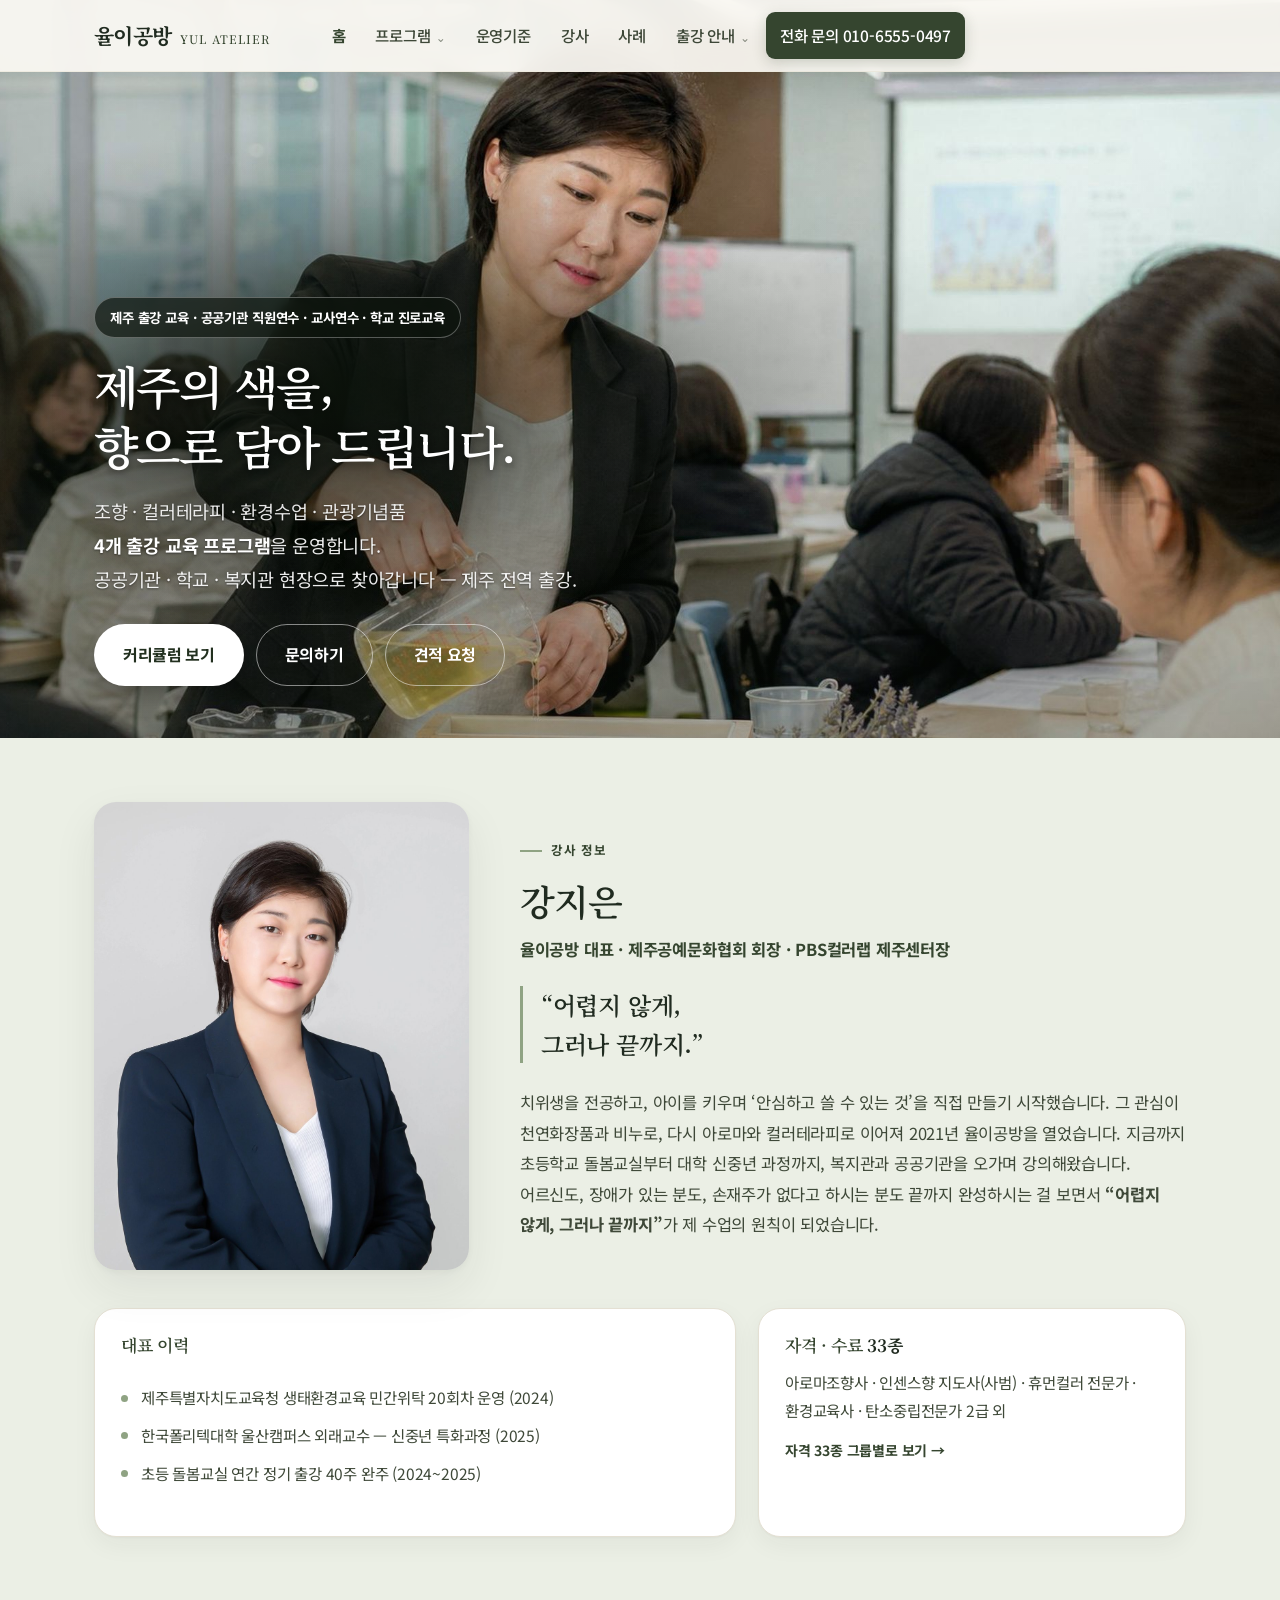
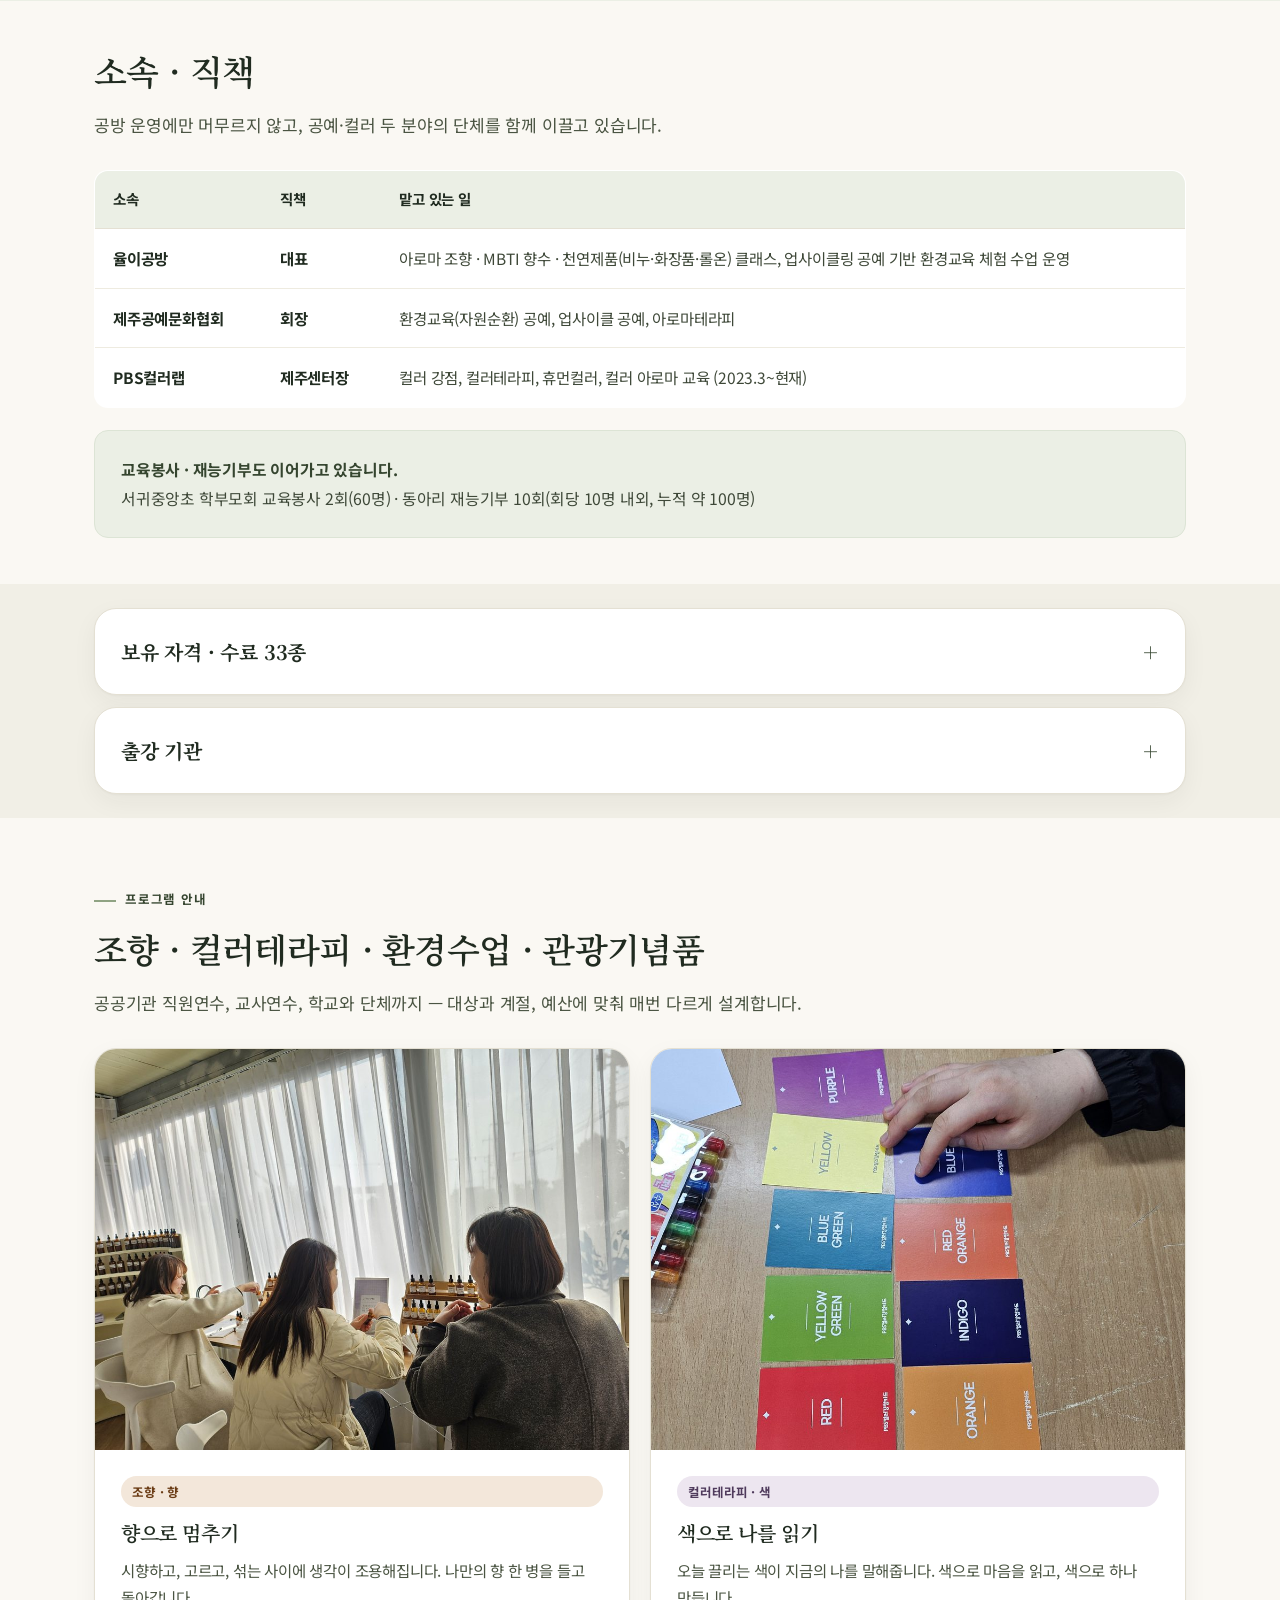
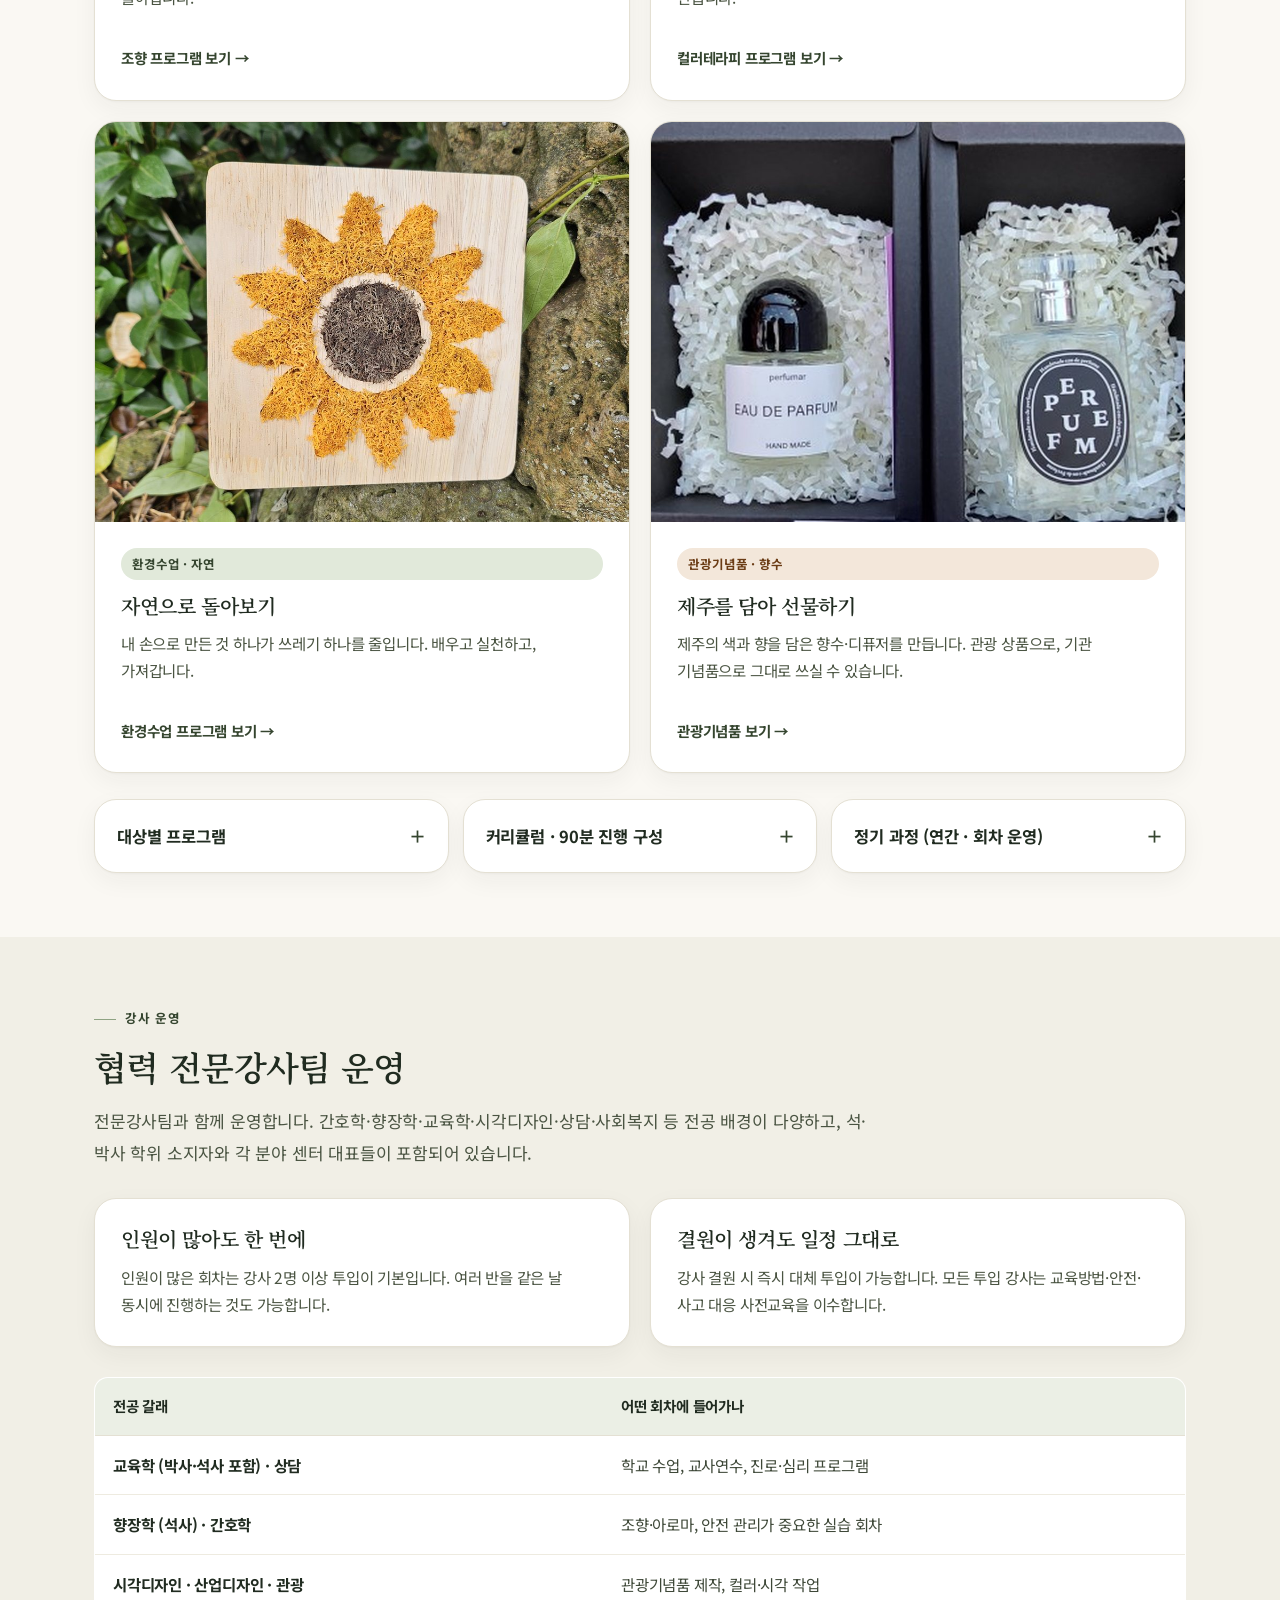
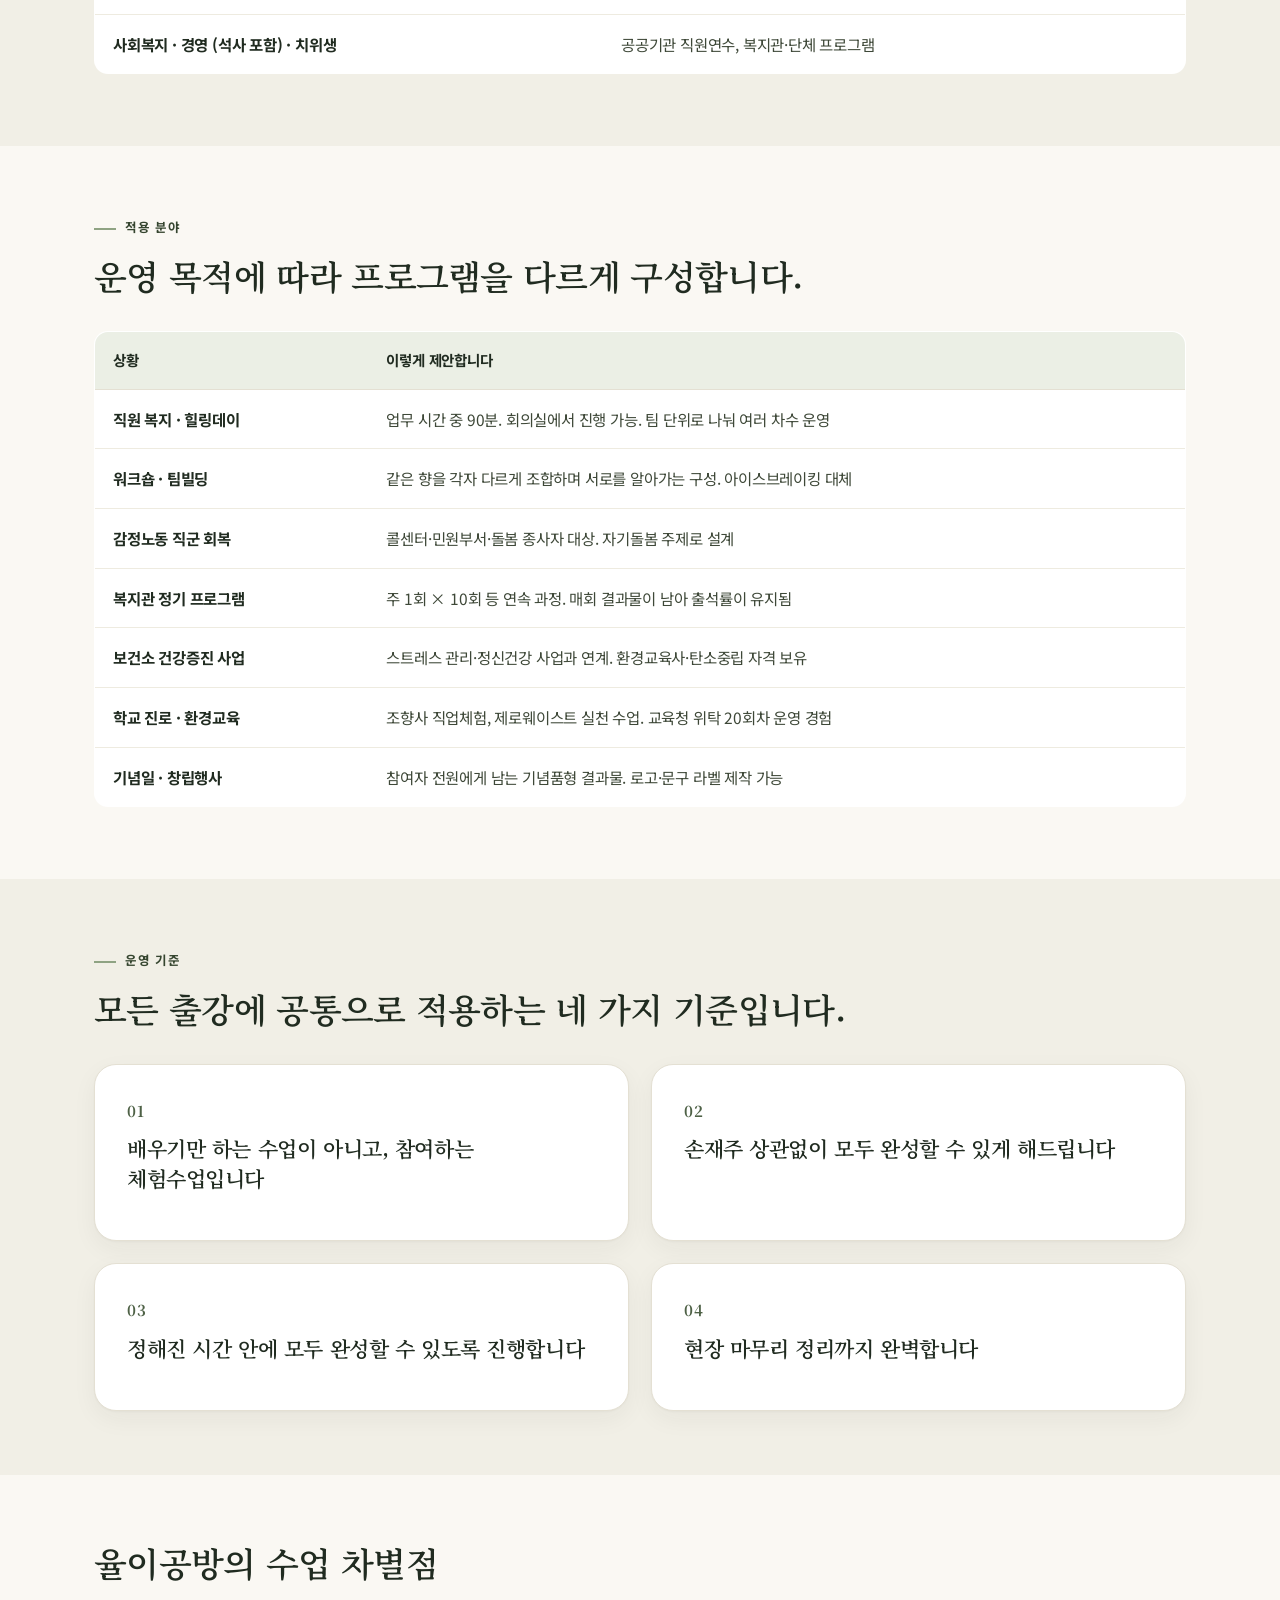
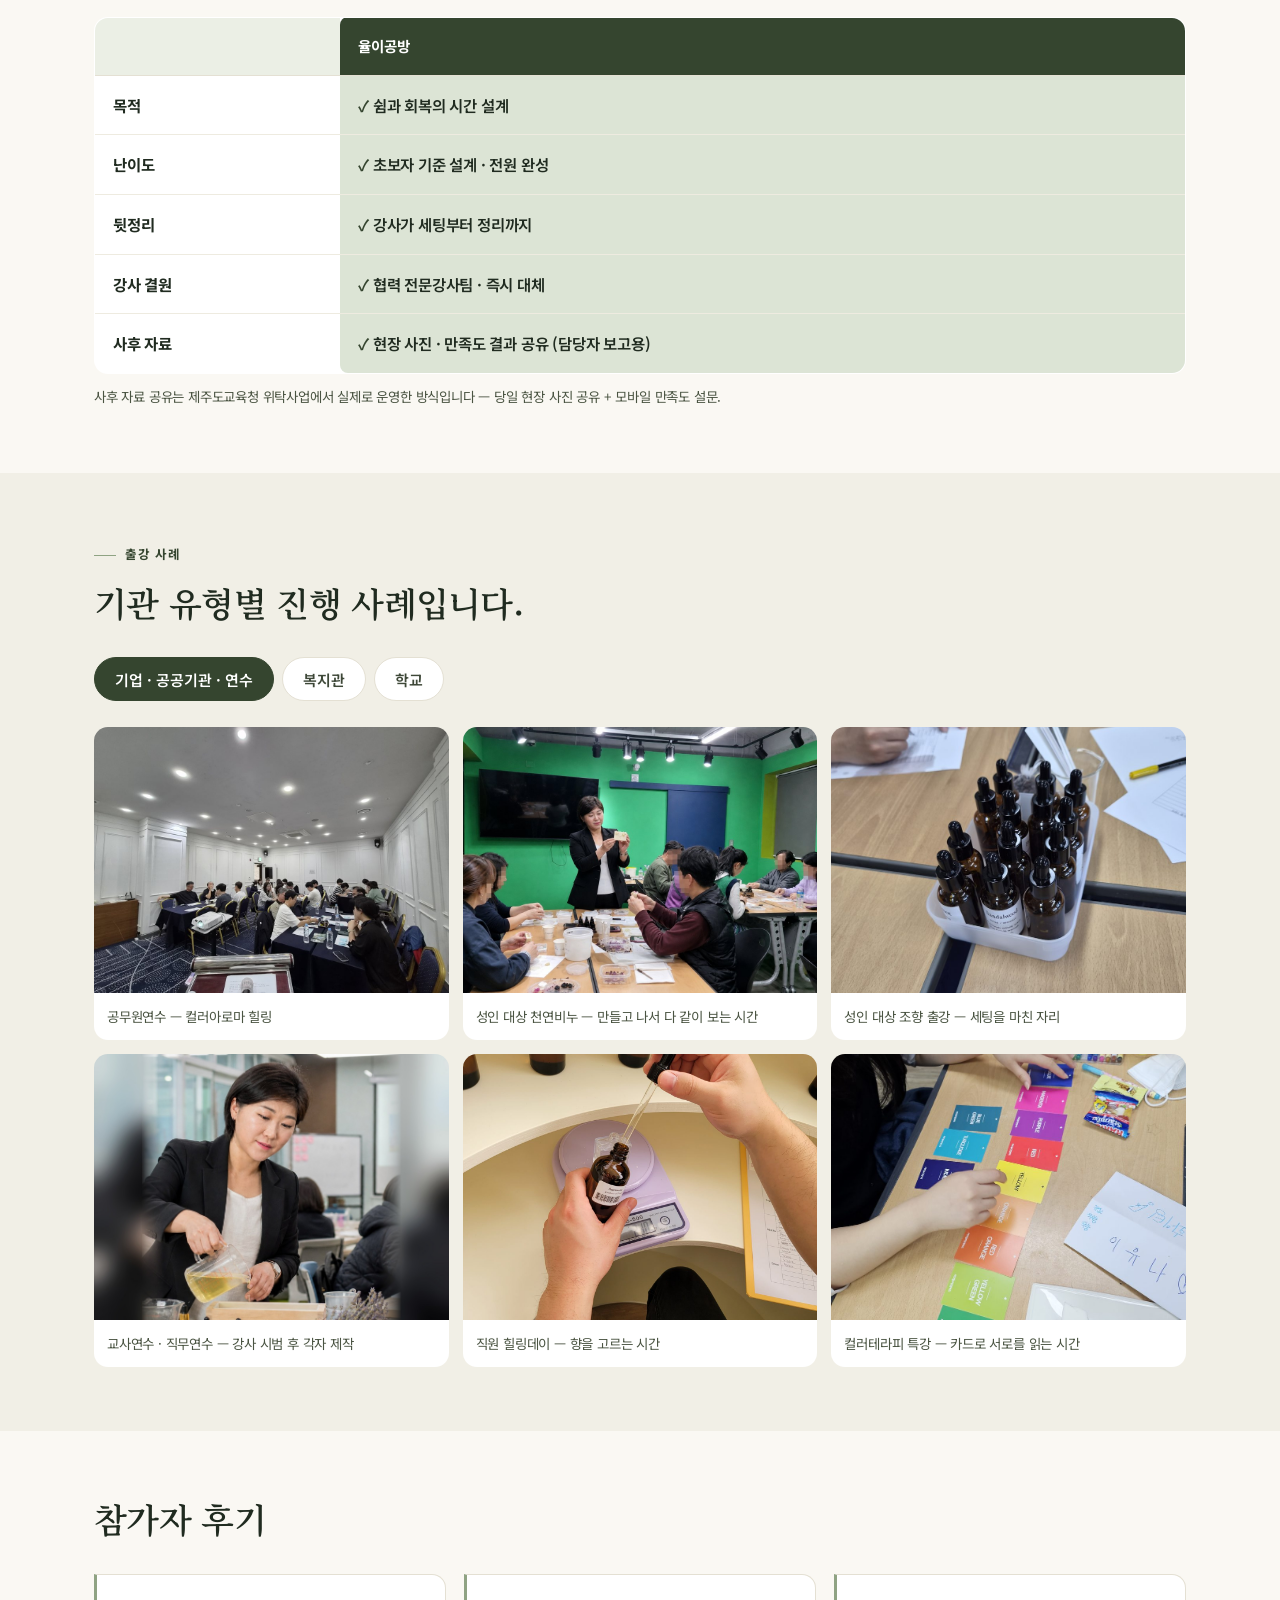
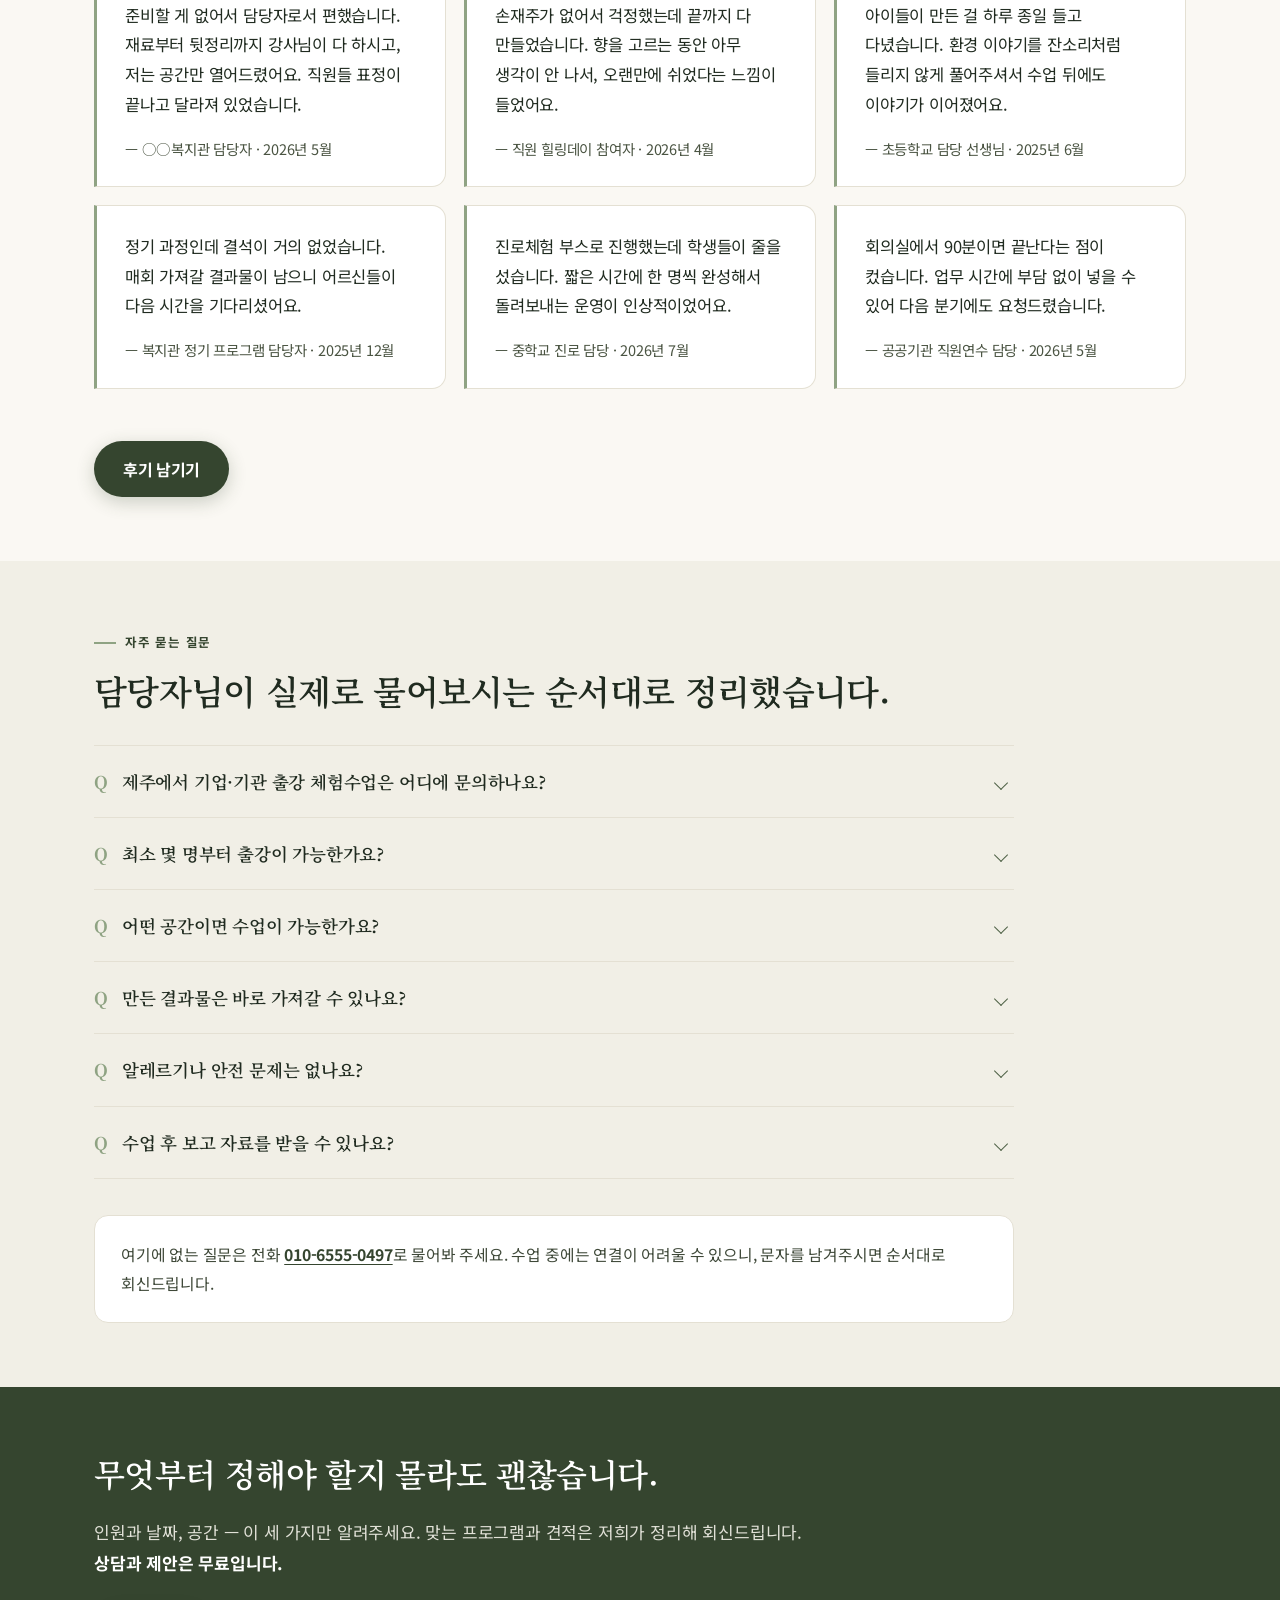
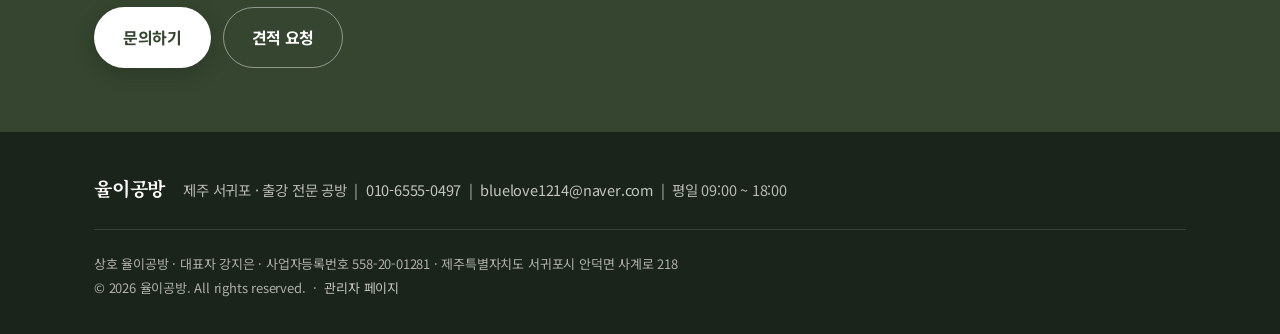
<file: index.html>
<!DOCTYPE html>
<html lang="ko">
<head>
<meta charset="utf-8">
<meta name="viewport" content="width=device-width,initial-scale=1,viewport-fit=cover">
<title>제주 출강 전문 공방 | 율이공방 · 공공기관 직원연수 · 교사연수 · 향수 만들기</title>
<meta name="description" content="제주 출강 전문 공방 율이공방. 제주의 색을 향으로 담습니다. 공공기관 직원연수, 교사연수, 학교 교육, 관광기념품 향수 만들기. 재료 준비부터 뒷정리까지 저희가 하고, 정해진 시간 안에 전원 완성합니다.">
<meta name="keywords" content="제주 출강수업, 공공기관 직원연수, 공무원 교육, 교사연수, 제주 조향클래스, 제주 향수만들기 출강, 관광기념품 향수, 학교 체험교육, 컬러테라피 출강, 퍼스널컬러 강의, 환경교육 출강, 천연비누 만들기 출강, 단체 체험수업, 서귀포 공방, 아로마테라피 강의">
<meta name="author" content="율이공방 강지은">
<!-- TODO 배포 시 아래 주소를 실제 도메인으로 한꺼번에 바꿔 주세요 (canonical / og:url / sitemap.xml / robots.txt) -->
<link rel="canonical" href="https://www.yulatelier.com/">

<meta property="og:type" content="website">
<meta property="og:site_name" content="율이공방">
<meta property="og:locale" content="ko_KR">
<meta property="og:url" content="https://www.yulatelier.com/">
<meta property="og:title" content="제주의 색을, 향으로 담아 드립니다 | 율이공방">
<meta property="og:description" content="제주 출강 전문 공방. 공공기관 직원연수·교사연수·학교 교육·관광기념품 향수 만들기. 준비부터 뒷정리까지 저희가 합니다.">
<meta property="og:image" content="https://www.yulatelier.com/og-cover.jpg">
<meta property="og:image:width" content="1200">
<meta property="og:image:height" content="630">
<meta property="og:image:type" content="image/jpeg">
<meta property="og:image:alt" content="율이공방 대표 강지은 — 제주 출강 전문 공방">
<meta name="twitter:card" content="summary_large_image">
<meta name="twitter:title" content="제주의 색을, 향으로 담아 드립니다 | 율이공방">
<meta name="twitter:description" content="제주 출강 전문 공방. 공공기관 직원연수·교사연수·향수 만들기.">
<meta name="twitter:image" content="https://www.yulatelier.com/og-cover.jpg">
<meta name="theme-color" content="#35452F">

<link rel="icon" href="/favicon.ico" sizes="any">
<link rel="icon" href="/favicon.svg" type="image/svg+xml">
<link rel="apple-touch-icon" href="/apple-touch-icon.png">
<!-- 영상이 시작되기 전까지 보일 포스터(첫 프레임)를 가장 먼저 받아온다 -->
<link rel="preload" as="image" href="assets/img/hero-video-poster.jpg"
      media="(min-width:701px)" fetchpriority="high">
<link rel="preload" as="image" href="assets/img/hero-video-poster-m.jpg"
      media="(max-width:700px)" fetchpriority="high">
<!-- 검색엔진 소유확인 — 등록하면 아래 두 줄의 주석을 풀고 코드를 넣으세요
<meta name="naver-site-verification" content="여기에 네이버 코드">
<meta name="google-site-verification" content="여기에 구글 코드">
-->
<link rel="preconnect" href="https://fonts.googleapis.com">
<link rel="preconnect" href="https://fonts.gstatic.com" crossorigin>
<link href="https://fonts.googleapis.com/css2?family=Noto+Sans+KR:wght@400;500;700&family=Noto+Serif+KR:wght@500;600;700&display=optional" rel="stylesheet">
<link rel="stylesheet" href="assets/style.css?v=30">

<script type="application/ld+json">
{ "@context":"https://schema.org",
  "@graph":[
    { "@type":"WebSite",
      "@id":"https://www.yulatelier.com/#website",
      "name":"율이공방",
      "url":"https://www.yulatelier.com/",
      "inLanguage":"ko-KR",
      "publisher":{ "@id":"https://www.yulatelier.com/#org" } },
    { "@type":"WebPage",
      "@id":"https://www.yulatelier.com/#webpage",
      "url":"https://www.yulatelier.com/",
      "name":"제주 출강 전문 공방 | 율이공방",
      "isPartOf":{ "@id":"https://www.yulatelier.com/#website" },
      "about":{ "@id":"https://www.yulatelier.com/#org" },
      "primaryImageOfPage":"https://www.yulatelier.com/og-cover.jpg" },
    { "@type":["Organization","LocalBusiness"],
      "@id":"https://www.yulatelier.com/#org",
      "name":"율이공방",
      "alternateName":"Yul Atelier",
      "url":"https://www.yulatelier.com/",
      "description":"제주 서귀포에 있는 출강 전문 공방. 공공기관 직원연수, 교사연수, 학교 교육, 관광기념품 향수 만들기를 제주 전역으로 찾아가 진행합니다.",
      "foundingDate":"2021-10",
      "telephone":"+82-10-6555-0497",
      "email":"bluelove1214@naver.com",
      "founder":{ "@id":"https://www.yulatelier.com/#kang" },
      "employee":{ "@id":"https://www.yulatelier.com/#kang" },
      "address":{ "@type":"PostalAddress","streetAddress":"안덕면 사계로 218","addressLocality":"서귀포시","addressRegion":"제주특별자치도","addressCountry":"KR" },
      "areaServed": ["제주특별자치도"],
      "openingHours":"Mo-Fr 09:00-18:00",
      "image":"https://www.yulatelier.com/og-cover.jpg",
      "makesOffer":[
        {"@type":"Offer","itemOffered":{"@type":"Service","name":"조향 출강 수업 — 나만의 시그니처 향수·아로마 롤온"}},
        {"@type":"Offer","itemOffered":{"@type":"Service","name":"컬러테라피 출강 수업 — 휴먼컬러·컬러강점"}},
        {"@type":"Offer","itemOffered":{"@type":"Service","name":"환경수업 출강 — 천연제품·업사이클링·스칸디아모스"}},
        {"@type":"Offer","itemOffered":{"@type":"Service","name":"관광기념품 향수 제작 — 제주 관광상품·기관 기념품"}}
      ]
    },
    { "@type":"Person",
      "@id":"https://www.yulatelier.com/#kang",
      "name":"강지은",
      "jobTitle":"율이공방 대표 · 제주공예문화협회 회장 · PBS컬러랩 제주센터장",
      "worksFor":{ "@id":"https://www.yulatelier.com/#org" },
      "image":"https://www.yulatelier.com/assets/img/kang-jieun.jpg",
      "knowsAbout":["조향","아로마테라피","컬러테라피","퍼스널컬러","환경교육","탄소중립","천연화장품","천연비누"],
      "hasCredential":[
        {"@type":"EducationalOccupationalCredential","name":"필크라이스트 아로마 조향사","credentialCategory":"자격증","recognizedBy":{"@type":"Organization","name":"국제아로마테라피협회(IAA)"}},
        {"@type":"EducationalOccupationalCredential","name":"인센스 향 지도사(사범)","credentialCategory":"자격증","recognizedBy":{"@type":"Organization","name":"한국양초공예협회(KCCA)"}},
        {"@type":"EducationalOccupationalCredential","name":"Color Practitioner Course","credentialCategory":"자격증","recognizedBy":{"@type":"Organization","name":"(사)한국색채심리치료협회"}},
        {"@type":"EducationalOccupationalCredential","name":"환경교육사 3급","credentialCategory":"국가자격","recognizedBy":{"@type":"Organization","name":"기후에너지환경부"}},
        {"@type":"EducationalOccupationalCredential","name":"탄소중립전문가 2급","credentialCategory":"자격증"}
      ]
    }
  ]}
</script>
</head>
<body id="top">

<header class="hd">
  <div class="wrap hd-in">
    <a class="logo" href="#top">율이공방<em>YUL ATELIER</em></a>
    <button class="burger" aria-label="메뉴 열기" aria-expanded="false"><span></span><span></span><span></span></button>
    <nav class="nav">
      <a href="#top" aria-current="page">홈</a>
      <span class="drop"><a href="#curriculum">프로그램</a>
        <span class="drop-menu">
          <a href="scent.html">조향</a>
          <a href="color.html">컬러테라피</a>
          <a href="eco.html">환경수업</a>
          <a href="tour.html">기념품</a>
        </span>
      </span>
      <a href="#promises">운영기준</a>
      <a href="#teacher">강사</a>
      <a href="#portfolio">사례</a>
      <span class="drop"><a href="#flow">출강 안내</a>
        <span class="drop-menu">
          <a href="#flow">진행 구성 (90분)</a>
          <a href="#annual">정기 과정</a>
          <a href="#faq">자주 묻는 질문</a>
        </span>
      </span>
      <a class="btn-ask" href="tel:01065550497">전화 문의 010-6555-0497</a>
    </nav>
  </div>
</header>

<main>

<section class="hero" aria-label="율이공방 소개">
  <div class="hero-slides" aria-hidden="true">
    <!-- PC용(가로)과 폰용(세로)을 화면 폭에 맞춰 골라 받습니다.
         포스터는 영상의 첫 프레임이라 시작할 때 화면이 튀지 않습니다.
         data-src / data-poster-m 은 배포 패키지가 파일을 챙겨 가는 표시이기도 합니다. -->
    <video class="hero-video" autoplay muted loop playsinline preload="auto"
           width="1920" height="1080"
           poster="assets/img/hero-video-poster.jpg"
           data-src="assets/video/hero-a2.mp4"
           data-src-m="assets/video/hero-a2-m.mp4"
           data-poster-m="assets/img/hero-video-poster-m.jpg"></video>
    <script>
    (function(){
      var v = document.currentScript.previousElementSibling;
      if (matchMedia('(max-width:700px)').matches){
        v.poster = v.getAttribute('data-poster-m');
        v.src = v.getAttribute('data-src-m');
      } else {
        v.src = v.getAttribute('data-src');
      }
      if (matchMedia('(prefers-reduced-motion: reduce)').matches){
        v.removeAttribute('autoplay'); v.removeAttribute('loop');
      }
    })();
    </script>
  </div>
  <p class="sr-only" data-cms="index-73af0b14">수업 영상이 배경으로 반복 재생됩니다 — 강사가 재료를 나누어 주는 장면.</p>

  <div class="wrap hero-wrap">
    <div class="hero-panel">
      <!-- 폰에서는 글자 덩어리를 줄여 영상이 더 많이 보이게 합니다.
           `.pc-only` 로 감싼 부분은 폰에서만 숨겨지고, PC 에서는 그대로 나옵니다. -->
      <span class="tag">제주 출강<span class="pc-only"> 교육</span> · 공공기관 직원연수 · 교사연수<span class="pc-only"> · 학교 진로교육</span></span>
      <h1 class="shine" data-cms="hero-title">제주의 색을,<span class="sep">향으로 담아 드립니다.</span></h1>
      <p class="sub" data-cms="hero-sub">조향 · 컬러테라피 · 환경수업 · 관광기념품<br>
        <strong>4개 출강 교육 프로그램</strong>을 운영합니다.<span class="pc-only"><br>
        공공기관 · 학교 · 복지관 현장으로 찾아갑니다 — 제주 전역 출강.</span></p>
      <div class="btn-row">
        <a class="btn btn-primary" href="#curriculum">커리큘럼 보기</a>
        <a class="btn btn-ghost" href="tel:01065550497">문의하기</a>
        <a class="btn btn-ghost" href="mailto:bluelove1214@naver.com?subject=%5B%EC%9C%A4%EC%9D%B4%EA%B3%B5%EB%B0%A9%5D%20%EC%B6%9C%EA%B0%95%20%EA%B2%AC%EC%A0%81%20%EC%9A%94%EC%B2%AD&body=%EA%B8%B0%EA%B4%80%C2%B7%ED%9A%8C%EC%82%AC%EB%AA%85%3A%0D%0A%EB%8B%B4%EB%8B%B9%EC%9E%90%20%EC%84%B1%ED%95%A8%3A%0D%0A%EC%97%B0%EB%9D%BC%EC%B2%98%3A%0D%0A%EC%B0%B8%EC%97%AC%20%EC%9D%B8%EC%9B%90%3A%0D%0A%ED%9D%AC%EB%A7%9D%20%EC%9D%BC%EC%A0%95%3A%0D%0A%ED%9D%AC%EB%A7%9D%20%ED%94%84%EB%A1%9C%EA%B7%B8%EB%9E%A8%3A%0D%0A%EC%98%88%EC%82%B0%20%EB%B2%94%EC%9C%84%3A%0D%0A%EA%B3%B5%EA%B0%84%20%EC%A1%B0%EA%B1%B4(%EC%A0%84%EA%B8%B0%C2%B7%EC%88%98%EB%8F%84%20%EC%97%AC%EB%B6%80)%3A">견적 요청</a>
      </div>
    </div>
  </div>
</section>

<section id="teacher" class="sec owner">
  <div class="wrap owner-in">
    <div class="owner-pic">
      <img src="assets/img/kang-jieun.jpg" data-cms-img="owner" alt="율이공방 대표 강지은" width="1100" height="1375">
    </div>
    <div>
      <span class="eyebrow">강사 정보</span>
      <h2 data-cms="index-de6bcff9">강지은</h2>
      <p class="role" data-cms="index-90ef2325">율이공방 대표 · 제주공예문화협회 회장 · PBS컬러랩 제주센터장</p>
      <blockquote data-cms="index-2fb854b4">“어렵지 않게,<br>그러나 끝까지.”</blockquote>
      <div data-cms="index-f19b45a1">
        <p data-cms="index-339a1ed4">치위생을 전공하고, 아이를 키우며 ‘안심하고 쓸 수 있는 것’을 직접 만들기 시작했습니다.
          그 관심이 천연화장품과 비누로, 다시 아로마와 컬러테라피로 이어져 2021년 율이공방을 열었습니다.</p>
        <p data-cms="index-65d246bc">지금까지 초등학교 돌봄교실부터 대학 신중년 과정까지, 복지관과 공공기관을 오가며 강의해왔습니다.
          어르신도, 장애가 있는 분도, 손재주가 없다고 하시는 분도 끝까지 완성하시는 걸 보면서
          <strong>“어렵지 않게, 그러나 끝까지”</strong>가 제 수업의 원칙이 되었습니다.</p>
      </div>
    </div>
  </div>

  <!-- 자격·이력은 별도 칸으로 — 글 기둥에 같이 두면 사진 옆 여백이 너무 커진다 -->
  <div class="wrap cred-band">
    <div class="cred">
      <h3 data-cms="index-2e2d9fc6">대표 이력</h3>
      <ul class="facts">
        <li data-cms="index-5628fa27">제주특별자치도교육청 생태환경교육 민간위탁 20회차 운영 (2024)</li>
        <li data-cms="index-71d03b07">한국폴리텍대학 울산캠퍼스 외래교수 — 신중년 특화과정 (2025)</li>
        <li data-cms="index-1a7282d6">초등 돌봄교실 연간 정기 출강 40주 완주 (2024~2025)</li>
      </ul>
    </div>
    <div class="cred">
      <h3 data-cms="index-a25423f2">자격 · 수료 <b>33종</b></h3>
      <p data-cms="index-09a5fbb0">아로마조향사 · 인센스향 지도사(사범) · 휴먼컬러 전문가 · 환경교육사 · 탄소중립전문가 2급 외</p>
      <a href="#certs">자격 33종 그룹별로 보기 →</a>
    </div>
  </div>
</section>

<section class="sec tight">
  <div class="wrap">
    <div class="sec-head">
      <h2 data-cms="index-70109ac1">소속 · 직책</h2>
      <p data-cms="index-54012211">공방 운영에만 머무르지 않고, 공예·컬러 두 분야의 단체를 함께 이끌고 있습니다.</p>
    </div>
    <div class="tbl-scroll">
      <table>
        <thead><tr><th data-cms="index-fbe1809c">소속</th><th data-cms="index-ab9ea2db">직책</th><th data-cms="index-4cf5851e">맡고 있는 일</th></tr></thead>
        <tbody>
          <tr><th data-cms="index-04874039">율이공방</th><td data-cms="index-54c0814c"><strong>대표</strong></td>
            <td data-cms="index-976ac136">아로마 조향 · MBTI 향수 · 천연제품(비누·화장품·롤온) 클래스, 업사이클링 공예 기반 환경교육 체험 수업 운영</td></tr>
          <tr><th data-cms="index-004beb96">제주공예문화협회</th><td data-cms="index-69f026fe"><strong>회장</strong></td>
            <td data-cms="index-673823d7">환경교육(자원순환) 공예, 업사이클 공예, 아로마테라피</td></tr>
          <tr><th data-cms="index-7bc1516b">PBS컬러랩</th><td data-cms="index-c63d66d0"><strong>제주센터장</strong></td>
            <td data-cms="index-c1db3967">컬러 강점, 컬러테라피, 휴먼컬러, 컬러 아로마 교육 (2023.3~현재)</td></tr>
        </tbody>
      </table>
    </div>
    <div class="note" style="margin-top:22px" data-cms="index-322e2bfd">
      <b>교육봉사 · 재능기부도 이어가고 있습니다.</b><br>
      서귀중앙초 학부모회 교육봉사 2회(60명) · 동아리 재능기부 10회(회당 10명 내외, 누적 약 100명)
    </div>
  </div>
</section>

<!-- 보유 자격 · 출강 기관 — 둘 다 눌러서 펼치는 칸 -->
<section class="sec alt acc-sec">
  <div class="wrap">
<details class="acc acc-wide" id="certs">
      <summary data-cms="index-certs-sum">보유 자격 · 수료 33종</summary>
      <div class="acc-in">
<div class="cards two" style="gap:18px">

      <div class="card ax-scent"><div class="card-bd">
        <span class="axis-tag">조향 · 향 (10)</span>
        <ul class="mini-list" style="border-top:0;padding-top:0;margin-top:0">
          <li data-cms="index-cs1"><strong>필크라이스트 아로마 조향사</strong> — 국제아로마테라피협회(IAA)</li>
          <li data-cms="index-cs2"><strong>Perfumery 1 &amp; 2</strong> — 원포유향장진흥협회</li>
          <li data-cms="index-cs3"><strong>인센스 향 지도사 (사범)</strong> — 한국양초공예협회(KCCA)</li>
          <li data-cms="index-cs4">인센스 수료</li>
          <li data-cms="index-cs5">P.O.MBTI Class 수료 — 한국양초공예협회(KCCA)</li>
          <li data-cms="index-cs6">MBTI 조향 수료</li>
          <li data-cms="index-cs7">아로마강사 1급 — 국제아로마테라피협회(IAA)</li>
          <li data-cms="index-cs8">아로마강사 2급 — 국제아로마테라피협회(IAA)</li>
          <li data-cms="index-cs9">아로마캔들 지도사 — 국제아로마디자인센터(ICAD)</li>
          <li data-cms="index-cs10">디자인 캔들 지도사</li>
        </ul>
      </div></div>

      <div class="card ax-color"><div class="card-bd">
        <span class="axis-tag">컬러 (6)</span>
        <ul class="mini-list" style="border-top:0;padding-top:0;margin-top:0">
          <li data-cms="index-cc1"><strong>Color Practitioner Course</strong> — JCLTA 한국지부 / (사)한국색채심리치료협회</li>
          <li data-cms="index-cc2">휴먼컬러 전문가</li>
          <li data-cms="index-cc3">휴먼컬러 심화 컨설턴트</li>
          <li data-cms="index-cc4">컬러넘버 수비학 전문가</li>
          <li data-cms="index-cc5">컬러강점 전문가 2급</li>
          <li data-cms="index-cc6">색채학(K776) 수료</li>
        </ul>
      </div></div>

      <div class="card ax-eco"><div class="card-bd">
        <span class="axis-tag">환경수업 (4)</span>
        <ul class="mini-list" style="border-top:0;padding-top:0;margin-top:0">
          <li data-cms="index-ce1"><strong>환경교육사 3급</strong> — 기후에너지환경부 (국가자격)</li>
          <li data-cms="index-ce2"><strong>탄소중립전문가 2급</strong> — 에듀블록플랫폼(주)</li>
          <li data-cms="index-ce3">제로웨이스트 전문강사 — 국제아로마테라피협회(IAA)</li>
          <li data-cms="index-ce4">스칸디아모스 1급</li>
        </ul>
        <p class="quiet" style="margin-top:14px;font-size:14.5px" data-cms="index-ce-note">환경교육사 3급은 국가자격입니다. 공공기관 환경·탄소중립 사업 참여 시 자격 요건을 충족합니다.</p>
      </div></div>

      <div class="card"><div class="card-bd">
        <span class="axis-tag">기타 · 리더십 (13)</span>
        <ul class="mini-list" style="border-top:0;padding-top:0;margin-top:0">
          <li data-cms="index-cg1">천연비누강사 1급 · 2급 — 국제아로마테라피협회(IAA)</li>
          <li data-cms="index-cg2">화장품강사 1급 · 2급 — 국제아로마테라피협회(IAA)</li>
          <li data-cms="index-cg3">발효화장품 전문강사 · 모발화장품 전문강사</li>
          <li data-cms="index-cg4">디자인비누 전문강사 · 노케미라이프 전문강사</li>
          <li data-cms="index-cg5">루미너스 솝 · 샤이니 솝 · MP 솝</li>
          <li data-cms="index-cg6">버블마스터 · 버블클레이</li>
        </ul>
        <p class="quiet" style="margin-top:14px;font-size:14.5px" data-cms="index-cg-note">제주공예문화협회 회장 · PBS컬러랩 제주센터장으로 강사 양성과 팀 운영을 함께 맡고 있습니다.</p>
      </div></div>

    </div>
      </div>
    </details>
<details class="acc acc-wide" id="orgs">
      <summary data-cms="index-orgs-sum">출강 기관</summary>
      <div class="acc-in">
<div class="cards two" style="gap:18px">
      <div class="card"><div class="card-bd">
        <span class="axis-tag">학교 · 대학</span>
        <ul class="mini-list" style="border-top:0;padding-top:0;margin-top:0">
          <li data-cms="index-org-s1">서귀중앙초등학교</li>
          <li data-cms="index-org-s2">중앙초등학교</li>
          <li data-cms="index-org-s3">서귀포 토평초등학교</li>
          <li data-cms="index-org-s4">도순초등학교</li>
          <li data-cms="index-org-s5">조천초등학교</li>
          <li data-cms="index-org-s6">인화초등학교</li>
          <li data-cms="index-org-s7">한마음초등학교</li>
          <li data-cms="index-org-s8">대신중학교</li>
          <li data-cms="index-org-s9">중문중학교</li>
          <li data-cms="index-org-s10">남주중학교</li>
          <li data-cms="index-org-s11">청운중학교</li>
          <li data-cms="index-org-s12">월평중학교</li>
          <li data-cms="index-org-s13">제주중앙중학교</li>
          <li data-cms="index-org-s14">제주사범대학교 부설중학교</li>
          <li data-cms="index-org-s15">성산고등학교</li>
          <li data-cms="index-org-s16">중문고등학교</li>
          <li data-cms="index-org-s17">제주여자고등학교</li>
          <li data-cms="index-org-s18">제주외국어고등학교</li>
          <li data-cms="index-org-s19">한국뷰티고등학교</li>
          <li data-cms="index-org-s20">한국폴리텍대학 울산캠퍼스</li>
        </ul>
      </div></div>
      <div class="card"><div class="card-bd">
        <span class="axis-tag">기관 · 공공</span>
        <ul class="mini-list" style="border-top:0;padding-top:0;margin-top:0">
          <li data-cms="index-org-g1">제주특별자치도교육청</li>
          <li data-cms="index-org-g2">탐라교육원 (교육청 연수기관)</li>
          <li data-cms="index-org-g3">충남지속발전협의회</li>
          <li data-cms="index-org-g4">제주시정신건강복지센터</li>
          <li data-cms="index-org-g5">서귀포 서부보건소</li>
          <li data-cms="index-org-g6">서귀포 공무원연금공단</li>
          <li data-cms="index-org-g7">울산 남구 세무공무원</li>
          <li data-cms="index-org-g8">남목청소년문화의집</li>
          <li data-cms="index-org-g9">서귀포장애인종합복지관</li>
          <li data-cms="index-org-g10">서귀포노인복지관</li>
          <li data-cms="index-org-g11">하늘빛 복지타운</li>
          <li data-cms="index-org-g12">제주공예문화협회 · PBS컬러랩 제주센터</li>
        </ul>
      </div></div>
    </div>
    <p class="tbl-note" data-cms="index-org-corp"><b>기업</b> — 제주호텔 브릿지 (시그니처 향 기획·개발). 기업 워크숍 · 창립행사 기념품 제작도 진행합니다.</p>
      </div>
    </details>
  </div>
</section>

<section id="curriculum" class="sec">
  <div class="wrap">
    <div class="sec-head">
      <span class="eyebrow">프로그램 안내</span>
      <h2 data-cms="index-ec4d3db8">조향 · 컬러테라피 · 환경수업 · 관광기념품</h2>
      <p data-cms="index-3781c3c7">공공기관 직원연수, 교사연수, 학교와 단체까지 —
        대상과 계절, 예산에 맞춰 매번 다르게 설계합니다.</p>
    </div>
    <div class="cards two">
      <a class="card ax-scent" href="scent.html">
        <div class="card-pic"><img src="assets/img/card-scent.jpg" alt="밝은 창가에서 시향지를 들고 향을 고르는 참여자들" width="1000" height="750" loading="lazy"></div>
        <div class="card-bd">
          <span class="axis-tag">조향 · 향</span>
          <h3 data-cms="index-bb8139c5">향으로 멈추기</h3>
          <p data-cms="index-4ad84e87">시향하고, 고르고, 섞는 사이에 생각이 조용해집니다. 나만의 향 한 병을 들고 돌아갑니다.</p>
          <span class="card-more">조향 프로그램 보기</span>
        </div>
      </a>
      <a class="card ax-color" href="color.html">
        <div class="card-pic"><img src="assets/img/card-color.jpg" alt="책상 위에 펼쳐진 컬러 카드를 고르는 참여자의 손" width="1000" height="750" loading="lazy"></div>
        <div class="card-bd">
          <span class="axis-tag">컬러테라피 · 색</span>
          <h3 data-cms="index-9e1491d0">색으로 나를 읽기</h3>
          <p data-cms="index-d3260e45">오늘 끌리는 색이 지금의 나를 말해줍니다. 색으로 마음을 읽고, 색으로 하나 만듭니다.</p>
          <span class="card-more">컬러테라피 프로그램 보기</span>
        </div>
      </a>
      <a class="card ax-eco" href="eco.html">
        <div class="card-pic"><img src="assets/img/card-eco.jpg" alt="자연광 아래 놓인 스칸디아모스 해바라기 액자" width="1000" height="750" loading="lazy"></div>
        <div class="card-bd">
          <span class="axis-tag">환경수업 · 자연</span>
          <h3 data-cms="index-17912bcc">자연으로 돌아보기</h3>
          <p data-cms="index-65cd85e0">내 손으로 만든 것 하나가 쓰레기 하나를 줄입니다. 배우고 실천하고, 가져갑니다.</p>
          <span class="card-more">환경수업 프로그램 보기</span>
        </div>
      </a>
      <a class="card ax-scent" href="tour.html">
        <div class="card-pic"><img src="assets/img/card-tour.jpg" alt="선물 상자에 담긴 수제 향수 두 병" width="1000" height="750" loading="lazy"></div>
        <div class="card-bd">
          <span class="axis-tag">관광기념품 · 향수</span>
          <h3 data-cms="index-685e2571">제주를 담아 선물하기</h3>
          <p data-cms="index-8c4f7dda">제주의 색과 향을 담은 향수·디퓨저를 만듭니다. 관광 상품으로, 기관 기념품으로 그대로 쓰실 수 있습니다.</p>
          <span class="card-more">관광기념품 보기</span>
        </div>
      </a>
    </div>

    <!-- 클릭하면 펼쳐지는 세 칸 — 대상별 프로그램 · 커리큘럼 · 정기 과정 -->
    <div class="acc-grid">
      <details class="acc" id="pick">
        <summary data-cms="index-acc1">대상별 프로그램</summary>
        <div class="acc-in">
<div class="tbl-scroll">
      <table class="">
        <thead><tr><th data-cms="index-751369c6">참여 대상</th><th data-cms="index-e7d7796d">먼저 권해드리는 프로그램</th><th data-cms="index-415ac7d7">이유</th></tr></thead>
        <tbody>
          <tr><td data-cms="index-de5117e9"><strong>어르신 (65세 이상)</strong></td><td data-cms="index-5de28402">아로마 롤온 · 컬러 심리 스칸디아모스</td><td data-cms="index-cde610e4">손에 힘이 덜 들어가고, 앉은 자리에서 끝납니다. 소근육 운동을 겸합니다</td></tr>
          <tr><td data-cms="index-97ca2a1d"><strong>장애가 있는 분</strong></td><td data-cms="index-469f3476">아로마 롤온 · 천연비누</td><td data-cms="index-a6afab33">공정이 단순해 실패가 없습니다. 서귀포장애인종합복지관 정기 출강 경험</td></tr>
          <tr><td data-cms="index-eeb91022"><strong>기업 임직원</strong></td><td data-cms="index-b980f38c">나만의 시그니처 향수 · MBTI 향수</td><td data-cms="index-7987a7b5">회의실에서 90분이면 됩니다. 아이스브레이킹을 겸합니다</td></tr>
          <tr><td data-cms="index-e156cca6"><strong>감정노동 직군</strong></td><td data-cms="index-56e23854">컬러테라피 &amp; 아로마 감정힐링</td><td data-cms="index-22b8eeda">자기돌봄을 주제로 설계합니다. 콜센터·민원부서·돌봄 종사자 대상</td></tr>
          <tr><td data-cms="index-6d8295ac"><strong>초 · 중 · 고 학생</strong></td><td data-cms="index-82bbce1f">업사이클 공예 · MBTI 향수 진로체험</td><td data-cms="index-d9deb656">환경 실천과 직업 체험으로 이어집니다. 교육청 위탁 20회차 운영</td></tr>
          <tr><td data-cms="index-4919f4e3"><strong>학부모 · 가족</strong></td><td data-cms="index-f3721790">천연 썬로션 · 천연비누</td><td data-cms="index-9218aede">집에서 실제로 쓰는 물건이 남습니다. 학부모 참여 프로그램에서 반응이 좋습니다</td></tr>
          <tr><td data-cms="index-4d690adc"><strong>공공 예산 사업</strong></td><td data-cms="index-6749c508">환경수업 전 과정</td><td data-cms="index-f42001ed">환경교육사 3급·탄소중립전문가 2급 보유. 사업비·건강증진 예산으로 집행 가능합니다</td></tr>
        </tbody>
      </table>
    </div>
        </div>
      </details>
      <details class="acc" id="flow">
        <summary data-cms="index-acc2">커리큘럼 · 90분 진행 구성</summary>
        <div class="acc-in">
<div class="tbl-scroll">
      <table class="">
        <thead><tr><th data-cms="index-98115cb4">시간</th><th data-cms="index-5f6559ef">단계</th><th data-cms="index-bd89c03e">내용</th></tr></thead>
        <tbody>
          <tr><td data-cms="index-e927643a"><strong>-30분</strong></td><td data-cms="index-b7131499">사전 세팅</td><td data-cms="index-1a3a1c2b">강사 도착, 자리 배치 및 재료 세팅 <span class='quiet'>(수업 시간에 포함되지 않습니다)</span></td></tr>
          <tr><td data-cms="index-f19746cc"><strong>10분</strong></td><td data-cms="index-65e03aca">도입</td><td data-cms="index-bff0bb2c">인사, 오늘 만들 것 소개, 긴장 풀기</td></tr>
          <tr><td data-cms="index-ffbbbac7"><strong>20분</strong></td><td data-cms="index-08b35a47">이야기</td><td data-cms="index-3826d679">향 · 색 · 환경 주제 이야기. 강의가 아니라 대화에 가깝게</td></tr>
          <tr><td data-cms="index-1ed1edf6"><strong>45분</strong></td><td data-cms="index-4f44c636">제작</td><td data-cms="index-f750bef8">고르고 섞고 만들기. 강사가 개별 속도에 맞춰 지원</td></tr>
          <tr><td data-cms="index-3b425d31"><strong>15분</strong></td><td data-cms="index-ca6a95cb">마무리</td><td data-cms="index-d44376d2">완성품 감상, 소감 나눔, 포장</td></tr>
          <tr><td data-cms="index-221032e1"><strong>+20분</strong></td><td data-cms="index-ec494f04">정리</td><td data-cms="index-1b9769fc">강사가 현장 정리 및 폐기물 수거 <span class='quiet'>(담당자 관여 불필요)</span></td></tr>
        </tbody>
      </table>
    </div>
        </div>
      </details>
      <details class="acc" id="annual">
        <summary data-cms="index-acc3">정기 과정 (연간 · 회차 운영)</summary>
        <div class="acc-in">
<div class="script col" style="margin-bottom:36px">
      <p data-cms="index-1379c585">서귀포 토평초등학교 돌봄교실에서 2024년 4월부터 2025년 2월까지, <strong>40주를 함께했습니다.</strong>
        매주 다른 주제로, 계절과 명절에 맞춰, 한 번도 겹치지 않게.</p>
      <p data-cms="index-1d43f196">연간 커리큘럼이 이미 짜여 있어, 기관 사정에 맞춰 <strong>10회 · 20회 · 40회</strong>로 조정해 드립니다.</p>
      <p class="quiet" data-cms="index-76122b5d">운영 형태 — 주 1회 정기 출강 / 회차별 결과물 제작 / 사전 협의 후 일정 조정</p>
    </div>
    <div class="tbl-scroll">
      <table class="">
        <thead><tr><th data-cms="index-0ca12938">축</th><th data-cms="index-5ba518ea">주차</th><th data-cms="index-cf6bd362">해당 활동</th></tr></thead>
        <tbody>
          <tr><td data-cms="index-4f32f3fd"><strong>조향 · 향</strong></td><td data-cms="index-3f8080dd">7주</td><td data-cms="index-611a8411">동백꽃 비누 · 카네이션 캔들 · 왁스 타블렛 · 천연 모기밤 · 바다를 향과 색으로 표현 · 나만의 향수 · 크리스마스 젤캔들</td></tr>
          <tr><td data-cms="index-5b30a5ad"><strong>컬러테라피 · 색</strong></td><td data-cms="index-c74931b4">7주</td><td data-cms="index-721d0f4f">컬러 에너지 백드롭 액자 · 오방색 단청 열쇠고리 · 마크라메 걱정인형 · 드림캐쳐 · 꿈 액자 · 별자리 액자 · 썬캐쳐</td></tr>
          <tr><td data-cms="index-56f49ddf"><strong>환경수업 · 자연</strong></td><td data-cms="index-10c06395">13주</td><td data-cms="index-adb95361">업사이클 화분 · 스칸디아모스 화분·태극기·가족·단풍액자·크리스마스 리스 · 양말목 동백꽃 키링 · 천연 썬로션 · 샴푸바 · 커피박 키링 · 병뚜껑 키링 · 은행잎 책갈피</td></tr>
          <tr><td data-cms="index-782281c4"><strong>계절 · 문화 연계</strong></td><td data-cms="index-d7c9e1d1">13주</td><td data-cms="index-0975d722">3축을 명절·계절 주제에 응용 — 카네이션 비누·비누꽃 / 가우디 모자이크 / 바다비누·젤캔들 / 송편비누·민화 압화병풍·달 위상액자 / 핸드로션·코스모스·할로윈 / 크리스마스 비누·스노우볼 / 새해달력·캘리갈란드·보름달비누·꽃신·저금통 / 용돈봉투·슈링클스·열두띠</td></tr>
        </tbody>
      </table>
    </div>
        </div>
      </details>
    </div>
  </div>
</section>

<section class="sec alt">
  <div class="wrap">
    <div class="sec-head">
      <span class="eyebrow">강사 운영</span>
      <h2 data-cms="index-9835d719">협력 전문강사팀 운영</h2>
      <p data-cms="index-39d48e69">전문강사팀과 함께 운영합니다. 간호학·향장학·교육학·시각디자인·상담·사회복지 등 전공 배경이 다양하고, 석·박사 학위 소지자와 각 분야 센터 대표들이 포함되어 있습니다.</p>
    </div>
    <div class="cards two" style="margin-bottom:30px">
      <div class="card"><div class="card-bd">
        <h3 data-cms="index-eb208192">인원이 많아도 한 번에</h3>
        <p data-cms="index-ac7fb6a2">인원이 많은 회차는 강사 2명 이상 투입이 기본입니다. 여러 반을 같은 날 동시에 진행하는 것도 가능합니다.</p>
      </div></div>
      <div class="card"><div class="card-bd">
        <h3 data-cms="index-ec7d26f5">결원이 생겨도 일정 그대로</h3>
        <p data-cms="index-dc0d806f">강사 결원 시 즉시 대체 투입이 가능합니다. 모든 투입 강사는 교육방법·안전·사고 대응 사전교육을 이수합니다.</p>
      </div></div>
    </div>
    <div class="tbl-scroll">
      <table>
        <thead><tr><th data-cms="index-0731a550">전공 갈래</th><th data-cms="index-51595a60">어떤 회차에 들어가나</th></tr></thead>
        <tbody>
          <tr><th data-cms="index-ba51220b">교육학 (박사·석사 포함) · 상담</th><td data-cms="index-096ae49f">학교 수업, 교사연수, 진로·심리 프로그램</td></tr>
          <tr><th data-cms="index-ef9c64ae">향장학 (석사) · 간호학</th><td data-cms="index-04ca0053">조향·아로마, 안전 관리가 중요한 실습 회차</td></tr>
          <tr><th data-cms="index-7bfda9c7">시각디자인 · 산업디자인 · 관광</th><td data-cms="index-e18b0ef1">관광기념품 제작, 컬러·시각 작업</td></tr>
          <tr><th data-cms="index-ec2378bd">사회복지 · 경영 (석사 포함) · 치위생</th><td data-cms="index-bbc27eb1">공공기관 직원연수, 복지관·단체 프로그램</td></tr>
        </tbody>
      </table>
    </div>
  </div>
</section>

<section id="fit" class="sec">
  <div class="wrap">
    <div class="sec-head">
      <span class="eyebrow">적용 분야</span>
      <h2 data-cms="index-7f78fcbf">운영 목적에 따라 프로그램을 다르게 구성합니다.</h2>
    </div>
    <div class="tbl-scroll">
      <table class="">
        <thead><tr><th data-cms="index-9c594a8f">상황</th><th data-cms="index-18c1d39e">이렇게 제안합니다</th></tr></thead>
        <tbody>
          <tr><td data-cms="index-fb99f517"><strong>직원 복지 · 힐링데이</strong></td><td data-cms="index-8f1036c9">업무 시간 중 90분. 회의실에서 진행 가능. 팀 단위로 나눠 여러 차수 운영</td></tr>
          <tr><td data-cms="index-1a50647e"><strong>워크숍 · 팀빌딩</strong></td><td data-cms="index-c64ae02b">같은 향을 각자 다르게 조합하며 서로를 알아가는 구성. 아이스브레이킹 대체</td></tr>
          <tr><td data-cms="index-94f4238b"><strong>감정노동 직군 회복</strong></td><td data-cms="index-4115ea22">콜센터·민원부서·돌봄 종사자 대상. 자기돌봄 주제로 설계</td></tr>
          <tr><td data-cms="index-7831691d"><strong>복지관 정기 프로그램</strong></td><td data-cms="index-096cec15">주 1회 × 10회 등 연속 과정. 매회 결과물이 남아 출석률이 유지됨</td></tr>
          <tr><td data-cms="index-6922af67"><strong>보건소 건강증진 사업</strong></td><td data-cms="index-2f14ee96">스트레스 관리·정신건강 사업과 연계. 환경교육사·탄소중립 자격 보유</td></tr>
          <tr><td data-cms="index-fa1ea4f9"><strong>학교 진로 · 환경교육</strong></td><td data-cms="index-dfb449f6">조향사 직업체험, 제로웨이스트 실천 수업. 교육청 위탁 20회차 운영 경험</td></tr>
          <tr><td data-cms="index-afbf63ee"><strong>기념일 · 창립행사</strong></td><td data-cms="index-e93b2ab6">참여자 전원에게 남는 기념품형 결과물. 로고·문구 라벨 제작 가능</td></tr>
        </tbody>
      </table>
    </div>
  </div>
</section>

<section class="sec alt" id="promises">
  <div class="wrap">
    <div class="sec-head">
      <span class="eyebrow">운영 기준</span>
      <h2 data-cms="index-aba0200a">모든 출강에 공통으로 적용하는 네 가지 기준입니다.</h2>
    </div>
    <div class="promises">
      <div class="promise">
        <span class="no">01</span>
        <h3 data-cms="index-5b586b32">배우기만 하는 수업이 아니고, 참여하는 체험수업입니다</h3>
      </div>
      <div class="promise">
        <span class="no">02</span>
        <h3 data-cms="index-786b2b8d">손재주 상관없이 모두 완성할 수 있게 해드립니다</h3>
      </div>
      <div class="promise">
        <span class="no">03</span>
        <h3 data-cms="index-f7058a86">정해진 시간 안에 모두 완성할 수 있도록 진행합니다</h3>
      </div>
      <div class="promise">
        <span class="no">04</span>
        <h3 data-cms="index-5c521e24">현장 마무리 정리까지 완벽합니다</h3>
      </div>
    </div>
  </div>
</section>

<section class="sec">
  <div class="wrap">
    <div class="sec-head">
      <h2 data-cms="index-f8b2129d">율이공방의 수업 차별점</h2>
    </div>
    <div class="tbl-scroll">
      <table class="vs-solo">
        <thead><tr><th></th><th data-cms="index-7c87c12e">율이공방</th></tr></thead>
        <tbody>
          <tr><td data-cms="index-ab056b2c"><strong>목적</strong></td><td data-cms="index-2edc846f">쉼과 회복의 시간 설계</td></tr>
          <tr><td data-cms="index-92262095"><strong>난이도</strong></td><td data-cms="index-9a945bc3">초보자 기준 설계 · 전원 완성</td></tr>
          <tr><td data-cms="index-7beeafea"><strong>뒷정리</strong></td><td data-cms="index-d1d7913d">강사가 세팅부터 정리까지</td></tr>
          <tr><td data-cms="index-adf385e8"><strong>강사 결원</strong></td><td data-cms="index-be0a26b3">협력 전문강사팀 · 즉시 대체</td></tr>
          <tr><td data-cms="index-69da3769"><strong>사후 자료</strong></td><td data-cms="index-570a9625">현장 사진 · 만족도 결과 공유 (담당자 보고용)</td></tr>
        </tbody>
      </table>
    </div>
    <p class="tbl-note" data-cms="index-ebfa3d22">사후 자료 공유는 제주도교육청 위탁사업에서 실제로 운영한 방식입니다 — 당일 현장 사진 공유 + 모바일 만족도 설문.</p>
  </div>
</section>

<section id="portfolio" class="sec alt">
  <div class="wrap" data-tabs>
    <div class="sec-head"><span class="eyebrow">출강 사례</span><h2 data-cms="index-6008f3c7">기관 유형별 진행 사례입니다.</h2></div>
    <div class="tabs" role="tablist">
      <button role="tab" aria-controls="tab-corp" aria-selected="true">기업 · 공공기관 · 연수</button>
      <button role="tab" aria-controls="tab-welfare" aria-selected="false">복지관</button>
      <button role="tab" aria-controls="tab-school" aria-selected="false">학교</button>
    </div>
    <div class="tab-panel" id="tab-corp">
    <div class="gal">
      <figure><img src="assets/img/p-public-3.jpg" alt="세미나실에서 진행한 공무원연수 컬러아로마 힐링 수업" width="900" height="675" loading="lazy"><figcaption data-cms="index-ac7159de">공무원연수 — 컬러아로마 힐링</figcaption></figure>
      <figure><img src="assets/img/p-public-2.jpg" alt="완성된 천연비누를 들어 보이며 설명하는 강사와 참여자들" width="900" height="675" loading="lazy"><figcaption data-cms="index-965e6d23">성인 대상 천연비누 — 만들고 나서 다 같이 보는 시간</figcaption></figure>
      <figure><img src="assets/img/p-corp-1.jpg" alt="강의실에서 진행한 성인 대상 조향 출강 수업" width="900" height="675" loading="lazy"><figcaption data-cms="index-6e338b94">성인 대상 조향 출강 — 세팅을 마친 자리</figcaption></figure>
      <figure><img src="assets/img/teacher-at-work.jpg?v=2" alt="교사연수에서 강사가 천연비누액을 몰드에 붓는 시범을 보이는 모습" width="900" height="675" loading="lazy"><figcaption data-cms="index-corp4">교사연수 · 직무연수 — 강사 시범 후 각자 제작</figcaption></figure>
      <figure><img src="assets/img/why-hands.jpg" alt="참여자가 조향 랙에서 에센셜 오일을 고르는 손" width="900" height="675" loading="lazy"><figcaption data-cms="index-corp5">직원 힐링데이 — 향을 고르는 시간</figcaption></figure>
      <figure><img src="assets/img/g-color-3.jpg" alt="컬러 카드를 나란히 늘어놓고 이야기를 나누는 장면" width="900" height="675" loading="lazy"><figcaption data-cms="index-corp6">컬러테라피 특강 — 카드로 서로를 읽는 시간</figcaption></figure>
    </div>
    </div>
    <div class="tab-panel" id="tab-welfare" hidden>
    <div class="gal">
      <figure><img src="assets/img/p-welfare-3.jpg" alt="복지관에서 어르신들이 스칸디아모스 액자를 만드는 모습" width="900" height="675" loading="lazy"><figcaption data-cms="index-9dd5b07d">어르신도 앉은 자리에서 끝까지 완성하십니다</figcaption></figure>
      <figure><img src="assets/img/p-welfare-1.jpg" alt="복지관 출강 수업을 위해 펼쳐 놓은 천연비누 재료" width="900" height="675" loading="lazy"><figcaption data-cms="index-d61059ad">재료를 미리 소분해 가면 누구나 따라오십니다</figcaption></figure>
      <figure><img src="assets/img/g-eco-3.jpg" alt="완성된 스칸디아모스 화분 두 개" width="900" height="675" loading="lazy"><figcaption data-cms="index-abe4dc25">어르신 대상 1순위 프로그램</figcaption></figure>
    </div>
    </div>
    <div class="tab-panel" id="tab-school" hidden>
    <div class="gal">
      <figure><img src="assets/img/p-school-7.jpg" alt="초등학교 교실에서 친환경 도시락 용기를 들고 함께 사진을 찍은 학생들" width="900" height="675" loading="lazy"><figcaption data-cms="index-4d1ad49b">초등 — 친환경 식당 연계 수업</figcaption></figure>
      <figure><img src="assets/img/p-school-6.jpg" alt="초등학교 교실에서 재활용 주제 영상을 보고 있는 학생들" width="900" height="675" loading="lazy"><figcaption data-cms="index-ebea530a">환경수업은 이야기부터 시작합니다</figcaption></figure>
      <figure><img src="assets/img/p-school-5.jpg" alt="초등학교 교실에서 완성한 비누와 키링을 들어 보이는 아이들" width="900" height="675" loading="lazy"><figcaption data-cms="index-493f02c3">초등 — 만든 걸 들고 웃는 순간</figcaption></figure>
      <figure><img src="assets/img/p-school-4.jpg" alt="중고등학생 대상 천연비누 만들기 수업에서 강사가 옆에서 도와주는 모습" width="900" height="675" loading="lazy"><figcaption data-cms="index-e0f22642">중·고등 — 옆에서 속도를 맞춰 갑니다</figcaption></figure>
      <figure><img src="assets/img/p-school-2.jpg" alt="학부모 참여 프로그램으로 진행한 천연 썬로션 만들기" width="900" height="675" loading="lazy"><figcaption data-cms="index-01921ffc">학부모 참여 프로그램 — 천연 썬로션</figcaption></figure>
      <figure><img src="assets/img/p-school-1.jpg" alt="커피박으로 만든 동물 모양 키링이 이름표를 붙인 종이 위에 줄지어 놓여 마르고 있다" width="900" height="675" loading="lazy"><figcaption data-cms="index-f63bca11">커피박 키링 — 이름표를 붙여 나란히 말립니다</figcaption></figure>
    </div>
    </div>
  </div>
</section>

<section class="sec">
  <div class="wrap">
    <div class="sec-head"><h2 data-cms="index-685dd17e">참가자 후기</h2></div>
    <!-- ─────────────────────────────────────────────────────────
         ※ 아래 후기 네 건은 실제로 받은 문장이 아니라 임시로 채워 둔 글입니다.
            실제 후기를 받으시면 이 네 칸의 글과 이름을 반드시 바꿔 주세요.
         후기 4개 — 지금은 「예시」입니다.
         실제로 받은 후기가 생기면 아래 네 칸의 글과 이름을 바꾸고,
          부분만 지우시면 됩니다.
         (관리자 페이지에서도 이 글을 바로 고칠 수 있습니다)
    ───────────────────────────────────────────────────────── -->
    <!-- 참가자 후기 — 대표님 요청으로 6건을 넣어 두었습니다.
         ※ 실제로 받은 후기로 확인되기 전까지는 예시 문장입니다.
            실제 후기를 받으시면 아래 여섯 칸의 글과 이름을 그 내용으로 바꿔 주세요.
            (관리자 페이지 「글 고치기」에서도 바로 고칠 수 있습니다) -->
    <div class="cards rv-grid" style="margin-bottom:26px">
      <div class="review">
        <p data-cms="index-rv1">준비할 게 없어서 담당자로서 편했습니다. 재료부터 뒷정리까지 강사님이 다 하시고, 저는 공간만 열어드렸어요. 직원들 표정이 끝나고 달라져 있었습니다.</p>
        <p class="who" data-cms="index-rv1w">○○복지관 담당자 · 2026년 5월</p>
      </div>
      <div class="review">
        <p data-cms="index-rv2">손재주가 없어서 걱정했는데 끝까지 다 만들었습니다. 향을 고르는 동안 아무 생각이 안 나서, 오랜만에 쉬었다는 느낌이 들었어요.</p>
        <p class="who" data-cms="index-rv2w">직원 힐링데이 참여자 · 2026년 4월</p>
      </div>
      <div class="review">
        <p data-cms="index-rv3">아이들이 만든 걸 하루 종일 들고 다녔습니다. 환경 이야기를 잔소리처럼 들리지 않게 풀어주셔서 수업 뒤에도 이야기가 이어졌어요.</p>
        <p class="who" data-cms="index-rv3w">초등학교 담당 선생님 · 2025년 6월</p>
      </div>
      <div class="review">
        <p data-cms="index-rv4">정기 과정인데 결석이 거의 없었습니다. 매회 가져갈 결과물이 남으니 어르신들이 다음 시간을 기다리셨어요.</p>
        <p class="who" data-cms="index-rv4w">복지관 정기 프로그램 담당자 · 2025년 12월</p>
      </div>
      <div class="review">
        <p data-cms="index-rv5">진로체험 부스로 진행했는데 학생들이 줄을 섰습니다. 짧은 시간에 한 명씩 완성해서 돌려보내는 운영이 인상적이었어요.</p>
        <p class="who" data-cms="index-rv5w">중학교 진로 담당 · 2026년 7월</p>
      </div>
      <div class="review">
        <p data-cms="index-rv6">회의실에서 90분이면 끝난다는 점이 컸습니다. 업무 시간에 부담 없이 넣을 수 있어 다음 분기에도 요청드렸습니다.</p>
        <p class="who" data-cms="index-rv6w">공공기관 직원연수 담당 · 2026년 5월</p>
      </div>
    </div>

    <!-- 관리자 페이지에서 등록한 후기가 여기 들어옵니다 -->
    <div class="cards rv-grid" id="reviewList" hidden></div>

    <div class="btn-row" style="margin-top:26px">
      <button class="btn btn-primary" type="button" id="rvOpen">후기 남기기</button>
    </div>

    <!-- 후기 쓰는 칸 — 버튼을 눌러야 펼쳐집니다 -->
    <div id="rvForm" hidden style="margin-top:24px">
      <div class="note plain">
        <h3 style="font-size:19px;margin-bottom:8px" data-cms="index-c617e33a">수업은 어떠셨나요?</h3>
        <div class="form">
          <div class="field full">
            <label for="rvMsg">후기 <span class="req">*</span></label>
            <textarea id="rvMsg" placeholder="예) 준비할 게 없어서 편했습니다. 참여자분들 반응도 좋았어요."></textarea>
          </div>
          <div class="field">
            <label for="rvName">성함 또는 기관 <span class="opt">선택</span></label>
            <input id="rvName" placeholder="○○복지관 담당자 / 익명도 괜찮습니다">
          </div>
          <div class="field">
            <label for="rvWhen">참여하신 때 <span class="opt">선택</span></label>
            <input id="rvWhen" placeholder="예) 2026년 5월">
          </div>
          <div class="full btn-row">
            <button class="btn btn-primary" type="button" id="rvSend">보내기</button>
            <button class="btn btn-ghost" type="button" id="rvClose">닫기</button>
          </div>
        </div>
        <div id="rvOut" hidden style="margin-top:22px">
          <p class="quiet" style="margin-bottom:10px" data-cms="index-c5bc8829">아래 내용으로 보내드릴까요?</p>
          <div class="form-out" id="rvText2"></div>
          <div class="btn-row" style="margin-top:16px">
            <a class="btn btn-primary" id="rvMail" href="#">메일로 보내기</a>
            <a class="btn btn-ghost" id="rvSms" href="#">문자로 보내기</a>
            <button class="btn btn-ghost" type="button" id="rvCopy">내용 복사</button>
          </div>
          <p class="quiet" style="margin-top:12px" data-cms="index-66c6388e">버튼을 누르면 메일·문자 앱이 열리고 내용이 채워집니다.
            보내기는 직접 눌러 주세요.</p>
        </div>
      </div>
    </div>
  </div>
</section>

<section id="faq" class="sec alt">
  <div class="wrap">
    <div class="sec-head">
      <span class="eyebrow">자주 묻는 질문</span>
      <h2 data-cms="index-faqhead">담당자님이 실제로 물어보시는 순서대로 정리했습니다.</h2>
    </div>
  </div>
  <div class="wrap"><div class="col wide">
    <div class="faq">
      <details>
        <summary data-cms="index-28c83b88">제주에서 기업·기관 출강 체험수업은 어디에 문의하나요?</summary>
        <div class="ans" data-cms="index-15fd2349">제주 서귀포의 <strong>율이공방</strong>에서 진행합니다. 조향·컬러테라피·환경수업·관광기념품 향수 만들기를 <strong>제주 전역</strong>으로 찾아가 진행합니다. 공공기관 직원연수·교사연수·학교 교육·관광기념품 향수 만들기를 주로 맡고 있습니다. 전화 <strong>010-6555-0497</strong>로 연락 주세요.</div>
      </details>
      <details>
        <summary data-cms="index-fa3581a2">최소 몇 명부터 출강이 가능한가요?</summary>
        <div class="ans" data-cms="index-d37b40aa">최소 <strong>10명</strong> 이상을 권장드립니다. 인원이 적으면 이동·재료 준비 비용 대비 효율이 낮아 단가가 올라갑니다. 다만 임원 워크숍처럼 소수 정예인 경우는 별도 상담해 주세요.<br>최대는 <strong>회차당 30명 내외</strong>가 만족도가 가장 높고, 그 이상은 반을 나누거나 강사를 추가 투입합니다.</div>
      </details>
      <details>
        <summary data-cms="index-28a2df9f">어떤 공간이면 수업이 가능한가요?</summary>
        <div class="ans" data-cms="index-652fe04b">책상과 의자가 있는 공간이면 대부분 가능합니다. 회의실, 강당, 프로그램실, 교실, 카페 공간 모두 진행해 봤습니다.<br>있으면 좋은 것 — 전기 콘센트(캔들·왁스류), 수도(비누·세제류). 없어도 대체 방법으로 진행할 수 있으니 문의 시 공간 상황만 알려주세요.</div>
      </details>
      <details>
        <summary data-cms="index-24fb1e39">만든 결과물은 바로 가져갈 수 있나요?</summary>
        <div class="ans" data-cms="index-dab3362c">대부분 <strong>당일 바로 가져가실 수 있습니다.</strong> 포장까지 마쳐서 드립니다.<br>단 캔들·비누처럼 굳는 시간이 필요한 일부 품목은 수업 후 30분~1시간 정도 기다리거나, 다음 날 담당자님이 배부하시는 방식으로 안내드립니다. 프로그램 선택 시 미리 알려드립니다.</div>
      </details>
      <details>
        <summary data-cms="index-205334e4">알레르기나 안전 문제는 없나요?</summary>
        <div class="ans" data-cms="index-1db15b73">천연 재료를 사용하지만 향료·에센셜 오일은 체질에 따라 반응이 있을 수 있습니다. 수업 시작 전 <strong>알레르기 유의사항·환기·피부 접촉 주의</strong>를 안내하고, 민감하신 분은 대체 재료로 진행합니다.<br>사전에 참여자 중 임신부·알레르기 이력이 있는 분이 계시면 알려주세요. 프로그램을 조정합니다.</div>
      </details>
      <details>
        <summary data-cms="index-51ae80a5">수업 후 보고 자료를 받을 수 있나요?</summary>
        <div class="ans" data-cms="index-9a01ed1e">네. <strong>현장 사진과 만족도 조사 결과</strong>를 정리해 전달드립니다. 담당자님이 내부 결과보고를 작성하실 때 그대로 쓰실 수 있도록 준비합니다.<br>사진 촬영은 참여자 사전 동의를 받은 경우에만 진행합니다.</div>
      </details>
    </div>
    <div class="note plain" style="margin-top:36px" data-cms="index-36fe68df">
      여기에 없는 질문은 전화 <a href="tel:01065550497"><b>010-6555-0497</b></a>로 물어봐 주세요.
      수업 중에는 연결이 어려울 수 있으니, 문자를 남겨주시면 순서대로 회신드립니다.
    </div>
  </div></div>
</section>

<section class="sec cta">
  <div class="wrap">
    <h2 data-cms="index-c0726c2e">무엇부터 정해야 할지 몰라도 괜찮습니다.</h2>
    <p style="margin-bottom:28px" data-cms="index-a9025b7f">인원과 날짜, 공간 — 이 세 가지만 알려주세요.
      맞는 프로그램과 견적은 저희가 정리해 회신드립니다.
      <strong style="color:#fff">상담과 제안은 무료입니다.</strong></p>
    <div class="btn-row">
      <a class="btn btn-primary" href="tel:01065550497">문의하기</a>
        <a class="btn btn-ghost" href="mailto:bluelove1214@naver.com?subject=%5B%EC%9C%A4%EC%9D%B4%EA%B3%B5%EB%B0%A9%5D%20%EC%B6%9C%EA%B0%95%20%EA%B2%AC%EC%A0%81%20%EC%9A%94%EC%B2%AD&body=%EA%B8%B0%EA%B4%80%C2%B7%ED%9A%8C%EC%82%AC%EB%AA%85%3A%0D%0A%EB%8B%B4%EB%8B%B9%EC%9E%90%20%EC%84%B1%ED%95%A8%3A%0D%0A%EC%97%B0%EB%9D%BC%EC%B2%98%3A%0D%0A%EC%B0%B8%EC%97%AC%20%EC%9D%B8%EC%9B%90%3A%0D%0A%ED%9D%AC%EB%A7%9D%20%EC%9D%BC%EC%A0%95%3A%0D%0A%ED%9D%AC%EB%A7%9D%20%ED%94%84%EB%A1%9C%EA%B7%B8%EB%9E%A8%3A%0D%0A%EC%98%88%EC%82%B0%20%EB%B2%94%EC%9C%84%3A%0D%0A%EA%B3%B5%EA%B0%84%20%EC%A1%B0%EA%B1%B4(%EC%A0%84%EA%B8%B0%C2%B7%EC%88%98%EB%8F%84%20%EC%97%AC%EB%B6%80)%3A">견적 요청</a>
    </div>
  </div>
</section>
</main>

<footer class="ft">
  <div class="wrap ft-slim">
    <p class="name">율이공방</p>
    <p class="line">제주 서귀포 · 출강 전문 공방 &nbsp;|&nbsp;
      <a href="tel:01065550497">010-6555-0497</a> &nbsp;|&nbsp;
      <a href="mailto:bluelove1214@naver.com">bluelove1214@naver.com</a> &nbsp;|&nbsp;
      평일 09:00 ~ 18:00</p>
  </div>
  <div class="wrap">
    <p class="ft-note">상호 율이공방 · 대표자 강지은 · 사업자등록번호 558-20-01281 · 제주특별자치도 서귀포시 안덕면 사계로 218<br>
      © 2026 율이공방. All rights reserved. &nbsp;·&nbsp; <a href="admin.html" class="admin-link">관리자 페이지</a></p>
  </div>
</footer>

<nav class="bar" aria-label="빠른 연락">
  <a class="tel" href="tel:01065550497">전화하기</a>
  <a class="kko" href="sms:01065550497">문자 문의</a>
</nav>

<script src="content.js"></script>   <!-- 관리자 페이지에서 「웹에 반영하기」로 올린 내용 (site.js 보다 먼저 읽혀야 한다) -->
<script src="assets/site.js?v=30"></script>
<script>
/* #pick · #flow · #annual 로 들어오면 그 칸을 펼쳐 준다 */
(function openAccFromHash(){
  function run(){
    var id = location.hash.slice(1);
    if (!id) return;
    var el = document.getElementById(id);
    if (el && el.tagName === 'DETAILS'){ el.open = true; setTimeout(function(){ el.scrollIntoView({block:'start'}); }, 40); }
  }
  window.addEventListener('hashchange', run); run();
})();
</script>
</body>
</html>
</file>
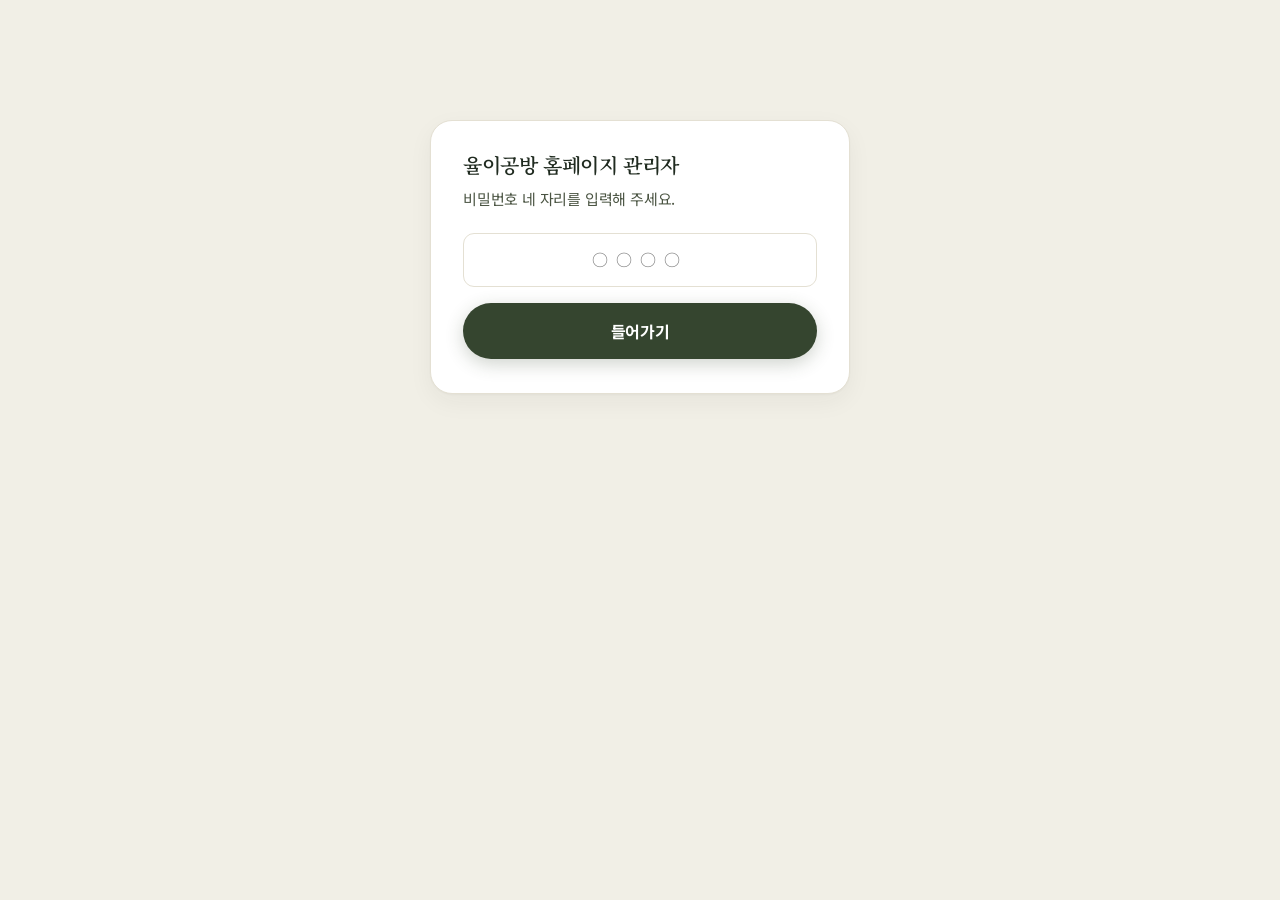
<file: admin.html>
<!DOCTYPE html>
<html lang="ko">
<head>
<meta charset="utf-8">
<meta name="viewport" content="width=device-width,initial-scale=1">
<meta name="robots" content="noindex,nofollow">
<title>율이공방 홈페이지 관리자</title>
<link rel="preconnect" href="https://fonts.googleapis.com">
<link rel="preconnect" href="https://fonts.gstatic.com" crossorigin>
<link href="https://fonts.googleapis.com/css2?family=Noto+Sans+KR:wght@400;500;700&family=Noto+Serif+KR:wght@500;600;700&display=optional" rel="stylesheet">
<link rel="stylesheet" href="assets/style.css?v=30">
<script src="content.js"></script>   <!-- 이미 웹에 반영돼 있는 내용 -->
<style>
  body{ background:var(--bg2); }
  .admin{ max-width:820px; margin:0 auto; padding:40px 20px 80px; }
  .panel{ background:var(--paper); border:1px solid var(--line); border-radius:var(--radius-lg);
          padding:30px 32px 34px; margin-bottom:20px; box-shadow:var(--shadow-sm); }
  .panel h2{ font-size:20px; margin-bottom:6px; }
  .panel .quiet{ margin-bottom:20px; }
  .rows{ display:grid; gap:10px; }
  .row{ display:flex; align-items:center; gap:14px; flex-wrap:wrap;
        padding:14px 16px; border:1px solid var(--line); border-radius:12px; background:var(--bg); }
  .row b{ flex:1; min-width:150px; font-size:15.5px; color:var(--ink); }
  .row .quiet{ margin:0; flex-basis:100%; font-size:13.5px; }
  .mini{ padding:9px 16px; font-size:14px; border-radius:99px; border:1.5px solid var(--brand-lt);
         background:var(--paper); color:var(--brand-dk); font-family:inherit; font-weight:700; cursor:pointer; text-decoration:none; }
  .mini:hover{ background:var(--brand-pale); }
  .mini.solid{ background:var(--brand-dk); border-color:var(--brand-dk); color:#fff; }
  .mini.danger{ border-color:#C08878; color:#8C3E24; }
  #gate{ max-width:420px; margin:80px auto; }
  #panelWrap[hidden]{ display:none; }
  .pin{ font-size:26px; letter-spacing:.5em; text-align:center; }
  .warn{ padding:18px 20px; border-radius:12px; background:#FBF3E4; border:1px solid #E8D6AE;
         font-size:14.5px; color:#5A4623; line-height:1.8; }
  .row .quiet i{ font-style:normal; color:var(--brand); font-weight:700; }
  /* 사진 목록 */
  .ig-h{ font-size:15px; margin:22px 0 10px; padding-bottom:7px; color:var(--brand-dk);
         border-bottom:1px solid var(--line); }
  .ig{ display:grid; gap:12px; grid-template-columns:repeat(auto-fill,minmax(250px,1fr)); }
  .ig-c{ border:1px solid var(--line); border-radius:12px; overflow:hidden; background:var(--bg); }
  .ig-c.on{ border-color:#C9A96A; box-shadow:0 0 0 1px #C9A96A inset; }
  .ig-c img{ width:100%; height:135px; object-fit:cover; display:block; background:var(--bg2); }
  .ig-t{ padding:11px 13px 9px; }
  .ig-t b{ display:block; font-size:14.5px; color:var(--ink); }
  .ig-t .quiet{ margin:2px 0 0; font-size:12.5px; }
  .ig-b{ display:inline-block; margin-top:6px; padding:2px 9px; border-radius:99px;
         background:#C9A96A; color:#3A2C0E; font-size:11.5px; font-weight:700; }
  .ig-a{ display:flex; gap:7px; padding:0 13px 13px; flex-wrap:wrap; }
  .ig-a .mini{ padding:7px 13px; font-size:13px; }
  .ig-a label{ display:inline-flex; align-items:center; }
</style>
</head>
<body>
<div class="admin">

  <div id="gate" class="panel">
    <h2>율이공방 홈페이지 관리자</h2>
    <p class="quiet">비밀번호 네 자리를 입력해 주세요.</p>
    <div class="field" style="margin-bottom:16px">
      <input class="pin" id="pin" type="password" inputmode="numeric" maxlength="4" autocomplete="off" placeholder="○○○○">
    </div>
    <button class="btn btn-primary" style="width:100%" id="btnIn">들어가기</button>
    <!-- 처음 비밀번호를 화면에 적어 두던 안내는 뺐습니다.
         주소만 알면 누구나 로그인 화면을 볼 수 있어, 번호를 적어 두면 잠금 의미가 없습니다.
         처음 비밀번호는 아래 <script> 안의 var PIN 값입니다. -->
  </div>

  <div id="panelWrap" hidden>

    <div class="panel" id="pubPanel">
      <h2>웹에 반영하기</h2>
      <p class="quiet">여기까지 고치신 내용을 <b>손님 화면에도 보이게</b> 합니다.
        누르고 <b>1~2분</b>이면 홈페이지가 새로 올라갑니다.
        반영하기 전까지는 고치신 내용이 <b>사장님 화면에만</b> 보입니다.</p>
      <div class="warn" id="pubState" style="margin-bottom:14px"></div>
      <div class="btn-row">
        <button class="mini solid" id="pubGo">웹에 반영하기</button>
        <button class="mini" id="pubCheck">홈페이지 열어 확인</button>
        <a class="mini" href="guide.html" target="_blank" rel="noopener">사용법 보기</a>
      </div>
      <p class="quiet" style="margin:14px 0 0">
        누르면 되돌릴 수 있습니다 — 아래 <b>「백업 파일 내려받기」</b>를 먼저 받아 두시면
        언제든 그 시점으로 되돌릴 수 있습니다.</p>
    </div>

    <div class="panel" id="evtPanel">
      <h2>이벤트 배너</h2>
      <p class="quiet">켜 두면 <b>모든 페이지 맨 위</b>에 한 줄 띠로 떠오릅니다.
        방문자가 ×를 누르면 그 사람 화면에서는 다시 뜨지 않습니다.
        문구를 고쳐 저장하면 닫았던 사람에게도 <b>새 안내로 다시</b> 보입니다.</p>
      <div class="form" style="margin-bottom:14px">
        <div class="field full">
          <label for="evtText">배너 문구 <span class="req">*</span></label>
          <input id="evtText" placeholder="예) 9월 힐링데이 예약 접수 중 — 10인 이상 재료비 할인">
        </div>
        <div class="field full">
          <label for="evtLink">누르면 갈 곳 <span class="opt">선택 — 비우면 글자만 보입니다</span></label>
          <input id="evtLink" placeholder="예) tel:01065550497  또는  index.html#curriculum">
        </div>
        <div class="full btn-row">
          <button class="mini solid" id="evtSave">저장하고 켜기</button>
          <button class="mini" id="evtOff">끄기</button>
          <button class="mini danger" id="evtClear">문구 지우기</button>
        </div>
      </div>
      <div class="warn" id="evtState"></div>
    </div>

    <div class="panel">
      <h2>글 고치기</h2>
      <p class="quiet">페이지를 열면 고칠 수 있는 글에 옅은 점선이 생깁니다.
        <b>글을 눌러 고치고, 저절로 저장</b>됩니다.
        제목·문단·표 안 글자·자주 묻는 질문까지 거의 모든 글을 고치실 수 있습니다.
        <b>고친 곳은 노란 테두리</b>로 남아 어디를 손댔는지 한눈에 보입니다.</p>
      <div class="rows" id="pageRows"></div>
      <p class="quiet" style="margin:16px 0 0">
        메뉴·아래쪽 연락처처럼 <b>모든 페이지에 똑같이 들어가는 부분</b>은 여기서 고칠 수 없습니다.
        그 부분은 알려주시면 파일에서 고쳐 드립니다.</p>
    </div>

    <div class="panel">
      <h2>사진 바꾸기</h2>
      <p class="quiet">홈페이지에 쓰인 <b id="imgTotal">모든</b> 사진을 여기서 바꾸실 수 있습니다.
        고르시면 자동으로 줄여서 저장합니다. <b>원래 사진과 비슷한 모양</b>(가로로 넓은 사진이면 넓은 사진)으로
        고르셔야 잘리지 않고 예쁘게 들어갑니다.</p>
      <div class="btn-row" style="margin-bottom:14px">
        <input id="imgFind" placeholder="사진 찾기 — 예) 첫 화면, 조향, 강사"
               style="flex:1;min-width:200px;padding:11px 14px;border:1px solid var(--line);border-radius:10px;font-family:inherit;font-size:15px">
        <button class="mini" id="imgOnlyChanged">바꾼 것만 보기</button>
      </div>
      <div id="imgGroups"></div>
      <div class="warn" style="margin-top:18px">
        <b>저장 공간</b> — 사진은 브라우저 안에 담기며 넣을 수 있는 양이 정해져 있습니다.
        <span id="imgQuota"></span><br>
        사진을 <b>여러 장 바꾸실 예정이면</b>, <code>assets/img/</code> 폴더에서 같은 이름의 파일을
        직접 바꿔 넣는 쪽이 가볍고 확실합니다.
      </div>
    </div>

    <div class="panel">
      <h2>후기 등록</h2>
      <p class="quiet">등록하면 메인 <b>「참가자 후기」</b> 자리에 바로 나타납니다.
        <b>보이기 / 숨기기</b>를 눌러 홈페이지에 내보낼 후기만 고르실 수 있습니다.
        담당자 후기가 참여자 후기보다 훨씬 힘이 셉니다.</p>
      <div class="form" style="margin-bottom:16px">
        <div class="field full">
          <label for="rvText">후기 내용</label>
          <textarea id="rvText" placeholder="예) 준비할 게 없어서 편했습니다. 참여자분들 반응도 좋았고요."></textarea>
        </div>
        <div class="field full">
          <label for="rvWho">쓰신 분 <span class="opt">기관명은 익명으로 적으셔도 됩니다</span></label>
          <input id="rvWho" placeholder="예) ○○복지관 담당자 / 2025년 5월 참여자">
        </div>
        <div class="full btn-row">
          <button class="mini solid" id="rvAdd">후기 추가</button>
          <button class="mini" id="rvCancel" hidden>고치기 취소</button>
        </div>
      </div>
      <div class="rows" id="rvList"></div>
      <p class="quiet" id="rvNone" style="margin:8px 0 0">아직 등록한 후기가 없습니다.</p>
    </div>

    <div class="panel" id="pinPanel">
      <h2>비밀번호 바꾸기</h2>
      <p class="quiet">지금 비밀번호는 <b>0497</b>입니다. 나중에 바꾸실 때 여기서 바꾸시면 됩니다.</p>
      <div class="form" style="margin-bottom:14px">
        <div class="field">
          <label for="pinNew">새 비밀번호 <span class="req">*</span></label>
          <input id="pinNew" type="password" inputmode="numeric" maxlength="4" placeholder="숫자 네 자리">
        </div>
        <div class="field">
          <label for="pinNew2">한 번 더 <span class="req">*</span></label>
          <input id="pinNew2" type="password" inputmode="numeric" maxlength="4" placeholder="숫자 네 자리">
        </div>
        <div class="full btn-row">
          <button class="mini solid" id="pinSave">바꾸기</button>
          <button class="mini danger" id="pinReset">처음(0497)으로 되돌리기</button>
        </div>
      </div>
      <div class="warn">
        바꾼 비밀번호는 <b>이 컴퓨터에만</b> 저장됩니다.
        다른 컴퓨터에서 들어가시면 처음 비밀번호(0497)가 그대로 쓰입니다.<br>
        모든 컴퓨터에서 바꾸시려면 <code>admin.html</code> 안의 <code>var PIN = '0497'</code> 을 고쳐서 올려주세요.
      </div>
    </div>

    <div class="panel">
      <h2>백업 · 되돌리기</h2>
      <p class="quiet">고친 내용은 이 컴퓨터의 브라우저에만 저장됩니다. 중요한 수정 뒤에는 백업을 받아두세요.</p>
      <div class="btn-row">
        <button class="mini solid" id="btnExport">백업 파일 내려받기</button>
        <label class="mini" style="display:inline-flex;align-items:center">백업 불러오기
          <input type="file" id="fileImport" accept="application/json" hidden></label>
        <button class="mini danger" id="btnReset">전부 처음 상태로</button>
      </div>
    </div>

    <div class="panel">
      <h2>꼭 알아두실 것</h2>
      <div class="warn">
        · 한글·워드·카톡에서 글을 복사해 붙이셔도 <b>글자 굵기·글꼴은 따라오지 않습니다.</b>
          그래도 두껍게 남은 자리가 있으면, 그 글을 한 번 누르고 편집 화면 아래
          <b>「굵게 지우기」</b>를 누르시면 됩니다.<br>
        · 고치신 내용은 <b>「웹에 반영하기」를 누르기 전까지</b> 사장님 화면에만 보입니다.
          마음껏 고쳐 보시고, 마음에 드실 때 반영하시면 됩니다.<br>
        · 반영한 뒤에는 손님 화면에도 <b>1~2분 안에</b> 나타납니다.<br>
        · 브라우저 기록(캐시)을 지우면 <b>고친 내용이 사라집니다.</b> 백업을 받아두세요.<br>
        · 비밀번호는 이 파일(<code>admin.html</code>) 안의 <code>PIN</code> 값을 고쳐 바꿀 수 있습니다.
      </div>
    </div>

  </div>
</div>

<script>
/* 아래 두 목록은 build_admin.py 가 홈페이지 파일을 읽어 자동으로 채웁니다.
   페이지나 사진을 더하고 나면 그 파일을 다시 돌려주세요. 손으로 고치지 마세요. */
/*DATA_START*/
var PAGE_LIST = [{"f": "index.html", "name": "메인", "what": "첫 화면 문구 · 네 갈래 소개 · 강사 소개", "n": 268}, {"f": "scent.html", "name": "조향", "what": "소개 문단 · 프로그램 표 · 사진 설명", "n": 44}, {"f": "color.html", "name": "컬러테라피", "what": "소개 문단 · 프로그램 표 · 사진 설명", "n": 44}, {"f": "eco.html", "name": "환경수업", "what": "소개 문단 · 프로그램 표 · 사진 설명", "n": 54}, {"f": "tour.html", "name": "관광기념품", "what": "소개 문단 · 프로그램 표 · 기관 안내", "n": 34}];
var IMG_LIST = [{"k": "kang-jieun", "src": "assets/img/kang-jieun.jpg", "label": "대표 강사 프로필", "on": ["메인"]}, {"k": "card-scent", "src": "assets/img/card-scent.jpg", "label": "갈래 카드 — 조향", "on": ["메인"]}, {"k": "card-color", "src": "assets/img/card-color.jpg", "label": "갈래 카드 — 컬러테라피", "on": ["메인"]}, {"k": "card-eco", "src": "assets/img/card-eco.jpg", "label": "갈래 카드 — 환경수업", "on": ["메인"]}, {"k": "card-tour", "src": "assets/img/card-tour.jpg", "label": "갈래 카드 — 관광기념품", "on": ["메인", "관광기념품"]}, {"k": "p-public-3", "src": "assets/img/p-public-3.jpg", "label": "현장 — 공공기관 3", "on": ["메인"]}, {"k": "p-public-2", "src": "assets/img/p-public-2.jpg", "label": "현장 — 공공기관 2", "on": ["메인"]}, {"k": "p-corp-1", "src": "assets/img/p-corp-1.jpg", "label": "현장 — 기업 1", "on": ["메인"]}, {"k": "teacher-at-work", "src": "assets/img/teacher-at-work.jpg", "label": "수업 중인 강사", "on": ["메인"]}, {"k": "why-hands", "src": "assets/img/why-hands.jpg", "label": "이런 수업입니다 — 손 사진", "on": ["메인"]}, {"k": "g-color-3", "src": "assets/img/g-color-3.jpg", "label": "컬러 사진 3", "on": ["메인", "컬러테라피"]}, {"k": "p-welfare-3", "src": "assets/img/p-welfare-3.jpg", "label": "현장 — 복지관 3", "on": ["메인"]}, {"k": "p-welfare-1", "src": "assets/img/p-welfare-1.jpg", "label": "현장 — 복지관 1", "on": ["메인"]}, {"k": "g-eco-3", "src": "assets/img/g-eco-3.jpg", "label": "환경·비누 사진 3", "on": ["메인", "환경수업"]}, {"k": "p-school-7", "src": "assets/img/p-school-7.jpg", "label": "현장 — 학교 7", "on": ["메인"]}, {"k": "p-school-6", "src": "assets/img/p-school-6.jpg", "label": "현장 — 학교 6", "on": ["메인"]}, {"k": "p-school-5", "src": "assets/img/p-school-5.jpg", "label": "현장 — 학교 5", "on": ["메인"]}, {"k": "p-school-4", "src": "assets/img/p-school-4.jpg", "label": "현장 — 학교 4", "on": ["메인"]}, {"k": "p-school-2", "src": "assets/img/p-school-2.jpg", "label": "현장 — 학교 2", "on": ["메인"]}, {"k": "p-school-1", "src": "assets/img/p-school-1.jpg", "label": "현장 — 학교 1", "on": ["메인"]}, {"k": "g-scent-2", "src": "assets/img/g-scent-2.jpg", "label": "조향 사진 2", "on": ["조향"]}, {"k": "g-scent-1", "src": "assets/img/g-scent-1.jpg", "label": "조향 사진 1", "on": ["조향"]}, {"k": "g-scent-3", "src": "assets/img/g-scent-3.jpg", "label": "조향 사진 3", "on": ["조향"]}, {"k": "g-scent-5", "src": "assets/img/g-scent-5.jpg", "label": "조향 사진 5", "on": ["조향"]}, {"k": "g-scent-4", "src": "assets/img/g-scent-4.jpg", "label": "조향 사진 4", "on": ["조향"]}, {"k": "g-scent-6", "src": "assets/img/g-scent-6.jpg", "label": "조향 사진 6", "on": ["조향"]}, {"k": "g-color-1", "src": "assets/img/g-color-1.jpg", "label": "컬러 사진 1", "on": ["컬러테라피"]}, {"k": "g-color-2", "src": "assets/img/g-color-2.jpg", "label": "컬러 사진 2", "on": ["컬러테라피"]}, {"k": "g-color-5", "src": "assets/img/g-color-5.jpg", "label": "컬러 사진 5", "on": ["컬러테라피"]}, {"k": "g-color-4", "src": "assets/img/g-color-4.jpg", "label": "컬러 사진 4", "on": ["컬러테라피"]}, {"k": "g-color-6", "src": "assets/img/g-color-6.jpg", "label": "컬러 사진 6", "on": ["컬러테라피"]}, {"k": "g-eco-1", "src": "assets/img/g-eco-1.jpg", "label": "환경·비누 사진 1", "on": ["환경수업"]}, {"k": "g-eco-2", "src": "assets/img/g-eco-2.jpg", "label": "환경·비누 사진 2", "on": ["환경수업"]}, {"k": "g-eco-6", "src": "assets/img/g-eco-6.jpg", "label": "환경·비누 사진 6", "on": ["환경수업"]}, {"k": "g-eco-5", "src": "assets/img/g-eco-5.jpg", "label": "환경·비누 사진 5", "on": ["환경수업"]}, {"k": "g-eco-4", "src": "assets/img/g-eco-4.jpg", "label": "환경·비누 사진 4", "on": ["환경수업"]}, {"k": "g-eco-7", "src": "assets/img/g-eco-7.jpg", "label": "환경·비누 사진 7", "on": ["환경수업"]}, {"k": "g-eco-8", "src": "assets/img/g-eco-8.jpg", "label": "환경·비누 사진 8", "on": ["환경수업"]}, {"k": "g-eco-9", "src": "assets/img/g-eco-9.jpg", "label": "환경·비누 사진 9", "on": ["환경수업"]}, {"k": "g-eco-13", "src": "assets/img/g-eco-13.jpg", "label": "환경·비누 사진 13", "on": ["환경수업"]}, {"k": "g-eco-10", "src": "assets/img/g-eco-10.jpg", "label": "환경·비누 사진 10", "on": ["환경수업"]}, {"k": "g-eco-11", "src": "assets/img/g-eco-11.jpg", "label": "환경·비누 사진 11", "on": ["환경수업"]}];
/*DATA_END*/
</script>
<script>
(function(){
  var PIN = '0497';           // ← 처음 비밀번호. 모든 컴퓨터에서 바꾸려면 이 값을 고치세요.
  var gate = document.getElementById('gate');
  var wrap = document.getElementById('panelWrap');

  // 관리자 페이지에서 바꾼 비밀번호가 있으면 그걸 쓴다
  function pinNow(){
    try{ return localStorage.getItem('cms_pin') || PIN; }catch(e){ return PIN; }
  }
  // 아직 처음 비밀번호를 쓰는 중일 때만 안내를 보여 준다
  function pinHint(){
    // 로그인 화면의 안내는 없앴다. 아직 처음 비밀번호를 쓰는 중이면
    // 「비밀번호 바꾸기」 칸에만 금색 테두리로 표시해 준다.
    var still = pinNow() === PIN;
    var p = document.getElementById('pinPanel');
    if (p) p.style.outline = still ? '2px solid #C9A96A' : '';
  }
  pinHint();

  function open(){ gate.hidden = true; wrap.hidden = false; pinHint(); }
  function tryIn(){
    if (document.getElementById('pin').value === pinNow()){
      try{ sessionStorage.setItem('cms_session','1'); }catch(e){}
      open();
    } else {
      alert('비밀번호가 맞지 않습니다.');
      document.getElementById('pin').select();
    }
  }

  document.getElementById('pinSave').addEventListener('click', function(){
    var a = document.getElementById('pinNew').value.trim();
    var b = document.getElementById('pinNew2').value.trim();
    if (!/^\d{4}$/.test(a)){ alert('숫자 네 자리로 넣어주세요.'); return; }
    if (a !== b){ alert('두 번 넣은 비밀번호가 다릅니다.'); return; }
    if (a === PIN){ alert('처음 비밀번호와 같습니다. 다른 숫자로 정해 주세요.'); return; }
    localStorage.setItem('cms_pin', a);
    document.getElementById('pinNew').value = '';
    document.getElementById('pinNew2').value = '';
    pinHint();
    alert('비밀번호를 바꿨습니다. 다음부터 새 비밀번호로 들어오세요.');
  });
  document.getElementById('pinReset').addEventListener('click', function(){
    if(!confirm('처음 비밀번호(0497)로 되돌릴까요?')) return;
    localStorage.removeItem('cms_pin');
    pinHint();
    alert('처음 비밀번호로 되돌렸습니다.');
  });
  document.getElementById('btnIn').addEventListener('click', tryIn);
  document.getElementById('pin').addEventListener('keydown', function(e){ if(e.key==='Enter') tryIn(); });
  // 편집하다가 뒤로 돌아온 경우에는 다시 묻지 않는다
  try{ if (sessionStorage.getItem('cms_session')==='1') open(); }catch(e){}

  // 페이지 목록은 나중에 그려지므로 문서 전체에서 눌린 것을 받는다
  document.addEventListener('click', function(e){
    var b = e.target.closest && e.target.closest('[data-go]');
    if (!b) return;
    localStorage.setItem('cms_until', String(Date.now() + 30*60*1000));
    try{ sessionStorage.setItem('cms_session','1'); }catch(e){}
    location.href = b.dataset.go + '?edit=1';
  });

  // ── 글 고치기 — 페이지 목록 ────────────────────
  (function(){
    var box = document.getElementById('pageRows');
    box.innerHTML = PAGE_LIST.map(function(p){
      return '<div class="row"><b>' + esc(p.name) + '</b>' +
        '<span class="quiet">' + esc(p.what) + ' <i>· 고칠 수 있는 곳 ' + p.n + '</i></span>' +
        (hits(p.f) ? '<span class="ig-b">' + hits(p.f) + '곳 고침</span>' : '') +
        '<button class="mini solid" data-go="' + esc(p.f) + '">열어서 고치기</button></div>';
    }).join('');
  })();
  // 열쇠가 「페이지이름-…」 이라 그 페이지에서 몇 곳을 고쳤는지 셀 수 있다
  function hits(file){
    var pre = 'cms_' + file.replace(/\.html$/,'') + '-', n = 0;
    for (var i=0;i<localStorage.length;i++){
      if (localStorage.key(i).indexOf(pre) === 0) n++;
    }
    return n;
  }

  // ── 사진 바꾸기 ───────────────────────────────
  var IK = 'cms_img_';
  function has(k){ return localStorage.getItem(IK+k) !== null; }
  function thumbSrc(im){ return localStorage.getItem(IK+im.k) || im.src; }

  function imgDraw(){
    var q = (document.getElementById('imgFind').value || '').trim().toLowerCase();
    var onlyCh = document.getElementById('imgOnlyChanged').dataset.on === '1';
    var groups = {}, order = [];
    IMG_LIST.forEach(function(im){
      if (onlyCh && !has(im.k)) return;
      if (q && (im.label + ' ' + im.on.join(' ') + ' ' + im.k).toLowerCase().indexOf(q) < 0) return;
      var g = im.on[0] || '그 밖';
      if (!groups[g]) { groups[g] = []; order.push(g); }
      groups[g].push(im);
    });
    var html = order.map(function(g){
      return '<h3 class="ig-h">' + esc(g) + '</h3><div class="ig">' + groups[g].map(function(im){
        var changed = has(im.k);
        return '<div class="ig-c' + (changed ? ' on' : '') + '">' +
          '<img src="' + esc(thumbSrc(im)) + '" alt="" loading="lazy">' +
          '<div class="ig-t"><b>' + esc(im.label) + '</b>' +
          '<span class="quiet">' + esc(im.on.join(' · ')) + '</span>' +
          (changed ? '<span class="ig-b">바꾼 사진</span>' : '') + '</div>' +
          '<div class="ig-a">' +
          '<label class="mini solid">사진 고르기<input type="file" accept="image/*" data-img="' + esc(im.k) + '" hidden></label>' +
          (changed ? '<button class="mini danger" data-imgreset="' + esc(im.k) + '">원래대로</button>' : '') +
          '</div></div>';
      }).join('') + '</div>';
    }).join('');
    document.getElementById('imgGroups').innerHTML =
      html || '<p class="quiet">찾으시는 사진이 없습니다.</p>';
    var n = IMG_LIST.filter(function(im){ return has(im.k); }).length;
    document.getElementById('imgTotal').textContent = IMG_LIST.length + '장의';
    document.getElementById('imgQuota').textContent =
      n ? ('지금 ' + n + '장을 바꿔 두셨고, 약 ' + Math.round(used()/1024) + 'KB 를 쓰고 있습니다.')
        : '아직 바꾼 사진이 없습니다.';
    bindImg();
  }
  function used(){
    var t = 0;
    for (var i=0;i<localStorage.length;i++){
      var k = localStorage.key(i);
      if (k.indexOf('cms_')===0) t += (localStorage.getItem(k)||'').length;
    }
    return t;
  }

  function bindImg(){
    document.querySelectorAll('[data-img]').forEach(function(inp){
      inp.addEventListener('change', function(){
        var f = inp.files[0]; if(!f) return;
        var r = new FileReader();
        r.onload = function(e){
          var img = new Image();
          img.onload = function(){
            // 너무 큰 사진은 저장 공간을 금방 채우므로 긴 쪽 1400까지 줄인다
            var max=1400, w=img.width, h=img.height;
            if (Math.max(w,h) > max){ var s=max/Math.max(w,h); w=Math.round(w*s); h=Math.round(h*s); }
            var c=document.createElement('canvas'); c.width=w; c.height=h;
            var x=c.getContext('2d');
            x.fillStyle='#fff'; x.fillRect(0,0,w,h);
            x.drawImage(img,0,0,w,h);
            var data = c.toDataURL('image/jpeg', 0.82);
            try{
              localStorage.setItem(IK+inp.dataset.img, data);
              imgDraw();
              alert('사진을 바꿨습니다. 홈페이지를 열어 확인해 보세요.\n(안 바뀌어 보이면 Ctrl+Shift+R 을 눌러 주세요)');
            }catch(err){
              alert('저장 공간이 가득 찼습니다.\n바꾼 사진 몇 장을 「원래대로」 되돌리거나,\nassets/img 폴더에서 파일을 직접 바꿔 넣어 주세요.');
            }
          };
          img.onerror = function(){ alert('사진 파일을 읽지 못했습니다. 다른 파일로 해보세요.'); };
          img.src = e.target.result;
        };
        r.readAsDataURL(f);
      });
    });
    document.querySelectorAll('[data-imgreset]').forEach(function(b){
      b.addEventListener('click', function(){
        if(!confirm('원래 사진으로 되돌릴까요?')) return;
        localStorage.removeItem(IK+b.dataset.imgreset);
        imgDraw();
      });
    });
  }
  document.getElementById('imgFind').addEventListener('input', imgDraw);
  document.getElementById('imgOnlyChanged').addEventListener('click', function(){
    var on = this.dataset.on === '1';
    this.dataset.on = on ? '0' : '1';
    this.textContent = on ? '바꾼 것만 보기' : '전부 보기';
    this.classList.toggle('solid', !on);
    imgDraw();
  });
  imgDraw();


  // ── 이벤트 배너 ───────────────────────────────
  (function(){
    var T='cms_event_text', L='cms_event_link', O='cms_event_on', S='cms_event_stamp';
    var tI=document.getElementById('evtText'), lI=document.getElementById('evtLink'), st=document.getElementById('evtState');
    function draw(){
      tI.value = localStorage.getItem(T) || '';
      lI.value = localStorage.getItem(L) || '';
      var on = localStorage.getItem(O)==='1' && (localStorage.getItem(T)||'').trim();
      st.innerHTML = on
        ? '지금 <b>켜져 있습니다</b> — “' + (localStorage.getItem(T)||'') + '”'
        : '지금 <b>꺼져 있습니다.</b> 문구를 적고 「저장하고 켜기」를 누르면 홈페이지 맨 위에 뜹니다.';
    }
    document.getElementById('evtSave').addEventListener('click', function(){
      var t=tI.value.trim();
      if(!t){ alert('배너 문구를 적어주세요.'); tI.focus(); return; }
      localStorage.setItem(T,t);
      localStorage.setItem(L,lI.value.trim());
      localStorage.setItem(O,'1');
      localStorage.setItem(S, String(Date.now()));
      draw(); alert('배너를 켰습니다. 홈페이지를 열어 확인해 보세요.');
    });
    document.getElementById('evtOff').addEventListener('click', function(){
      localStorage.setItem(O,'0'); draw(); alert('배너를 껐습니다.');
    });
    document.getElementById('evtClear').addEventListener('click', function(){
      if(!confirm('배너 문구를 지울까요?')) return;
      localStorage.removeItem(T); localStorage.removeItem(L); localStorage.setItem(O,'0');
      draw();
    });
    draw();
  })();

  // ── 후기 등록 ─────────────────────────────────
  var RV = 'cms_reviews';
  function rvGet(){ try{ return JSON.parse(localStorage.getItem(RV) || '[]'); }catch(e){ return []; } }
  function rvSet(a){ localStorage.setItem(RV, JSON.stringify(a)); rvDraw(); }
  function esc(s){ return String(s||'').replace(/[&<>"]/g, function(c){
    return {'&':'&amp;','<':'&lt;','>':'&gt;','"':'&quot;'}[c]; }); }
  function rvDraw(){
    var a = rvGet(), box = document.getElementById('rvList');
    document.getElementById('rvNone').hidden = a.length > 0;
    box.innerHTML = a.map(function(r,i){
      var on = r.on !== false;
      return '<div class="row"><b>“' + esc(r.text) + '”</b>' +
        '<span class="quiet">' + (esc(r.who) || '(쓰신 분 없음)') +
        (on ? ' <i>· 홈페이지에 보임</i>' : ' · <b style="color:#8C3E24">숨김</b>') + '</span>' +
        '<button class="mini' + (on ? ' solid' : '') + '" data-show="'+i+'">' + (on ? '보이는 중' : '숨김') + '</button>' +
        '<button class="mini" data-up="'+i+'" title="위로 올리기">↑</button>' +
        '<button class="mini" data-edit="'+i+'">고치기</button>' +
        '<button class="mini danger" data-del="'+i+'">지우기</button></div>';
    }).join('');
    box.querySelectorAll('[data-show]').forEach(function(b){
      b.addEventListener('click', function(){
        var i=+b.dataset.show, arr=rvGet();
        arr[i].on = (arr[i].on === false);
        rvSet(arr);
      });
    });
    box.querySelectorAll('[data-del]').forEach(function(b){
      b.addEventListener('click', function(){
        if(!confirm('이 후기를 지울까요?')) return;
        var a = rvGet(); a.splice(+b.dataset.del,1); rvSet(a);
      });
    });
    box.querySelectorAll('[data-up]').forEach(function(b){
      b.addEventListener('click', function(){
        var i=+b.dataset.up; if(i===0) return;
        var a=rvGet(); var t=a[i-1]; a[i-1]=a[i]; a[i]=t; rvSet(a);
      });
    });
    // 고치기 — 위 입력칸으로 올려놓고, 저장하면 그 자리에 다시 넣는다
    box.querySelectorAll('[data-edit]').forEach(function(b){
      b.addEventListener('click', function(){
        var i=+b.dataset.edit, a=rvGet();
        document.getElementById('rvText').value = a[i].text;
        document.getElementById('rvWho').value  = a[i].who || '';
        rvEditing = i;
        document.getElementById('rvAdd').textContent = '고친 내용 저장';
        document.getElementById('rvCancel').hidden = false;
        document.getElementById('rvText').focus();
        document.getElementById('rvText').scrollIntoView({block:'center'});
      });
    });
  }
  var rvEditing = -1;
  function rvClear(){
    document.getElementById('rvText').value='';
    document.getElementById('rvWho').value='';
    rvEditing = -1;
    document.getElementById('rvAdd').textContent = '후기 추가';
    document.getElementById('rvCancel').hidden = true;
  }
  document.getElementById('rvAdd').addEventListener('click', function(){
    var t=document.getElementById('rvText').value.trim();
    var w=document.getElementById('rvWho').value.trim();
    if(!t){ alert('후기 내용을 적어주세요.'); return; }
    var a=rvGet();
    if (rvEditing >= 0 && a[rvEditing]) { a[rvEditing] = {text:t, who:w, on:(a[rvEditing].on !== false)}; }
    else { a.push({text:t, who:w, on:true}); }
    var edited = rvEditing >= 0;
    rvSet(a); rvClear();
    alert(edited ? '고쳤습니다.' : '등록했습니다. 메인 「참가자 후기」에서 확인해 보세요.');
  });
  document.getElementById('rvCancel').addEventListener('click', rvClear);
  rvDraw();

  /* ── 웹에 반영하기 ────────────────────────────────
     고친 내용을 버셀의 저장 기능(api/publish)으로 보낸다.
     깃허브 열쇠는 그쪽 서버에만 있으므로 이 화면에는 비밀번호 말고 아무 비밀이 없다.
     사진은 파일이 커서 한 번에 다 보내면 막힌다 — 3MB 씩 나눠 보낸다. */
  var PUB = window.CMS_PUBLISHED || {};
  var LIMIT = 3 * 1024 * 1024;

  function mine(){                       // 이 브라우저에 고쳐 둔 것 전부
    var text = {}, imgs = {};
    for (var i = 0; i < localStorage.length; i++){
      var k = localStorage.key(i);
      if (k.indexOf('cms_') !== 0 || k === 'cms_until') continue;
      if (k.indexOf('cms_img_') === 0) imgs[k] = localStorage.getItem(k);
      else text[k] = localStorage.getItem(k);
    }
    return { text: text, imgs: imgs };
  }

  function pubDraw(){
    var m = mine(), box = document.getElementById('pubState');
    if (!box) return;
    var neu = 0;
    Object.keys(m.text).forEach(function(k){ if (PUB[k] !== m.text[k]) neu++; });
    var nimg = Object.keys(m.imgs).filter(function(k){ return PUB[k] !== m.imgs[k]; }).length;
    var done = Object.keys(PUB).length;
    box.innerHTML = (neu + nimg)
      ? '<b>아직 반영하지 않은 것이 ' + (neu + nimg) + '곳</b> 있습니다'
        + (nimg ? ' (사진 ' + nimg + '장 포함)' : '') + '.<br>'
        + '아래 단추를 누르시면 손님 화면에도 보입니다.'
      : (done ? '고치신 내용이 <b>모두 반영돼 있습니다.</b>' : '아직 고치신 내용이 없습니다.');
  }
  pubDraw();

  function send(payload){
    return fetch('/api/publish', {
      method: 'POST',
      headers: { 'Content-Type': 'application/json' },
      body: JSON.stringify(payload)
    }).then(function(r){
      return r.json().catch(function(){ return { ok:false, error:'서버가 응답하지 않았습니다 (' + r.status + ').' }; });
    });
  }

  document.getElementById('pubGo').addEventListener('click', function(){
    var btn = this;
    var pin = prompt('확인을 위해 비밀번호 네 자리를 한 번 더 넣어 주세요.');
    if (pin === null) return;
    var m = mine();
    btn.disabled = true; btn.textContent = '반영하는 중…';

    // 사진은 크기별로 묶는다 — 큰 사진 한 장이 3MB 를 넘으면 그 장만 따로 보낸다
    var batches = [], cur = {}, size = 0;
    Object.keys(m.imgs).forEach(function(k){
      var v = m.imgs[k] || '';
      if (size && size + v.length > LIMIT){ batches.push(cur); cur = {}; size = 0; }
      cur[k] = v; size += v.length;
    });
    if (size) batches.push(cur);

    var steps = [{ pin: pin, text: m.text, images: batches.shift() || {} }]
      .concat(batches.map(function(b){ return { pin: pin, images: b }; }));

    var done = 0;
    (function next(){
      if (!steps.length){
        btn.disabled = false; btn.textContent = '웹에 반영하기';
        alert('반영했습니다.\n1~2분 뒤 홈페이지에서 확인해 보세요.\n(바로 안 바뀌면 새로고침을 한 번 해 주세요)');
        Object.keys(m.text).forEach(function(k){ PUB[k] = m.text[k]; });
        pubDraw();
        return;
      }
      send(steps.shift()).then(function(r){
        if (!r.ok){
          btn.disabled = false; btn.textContent = '웹에 반영하기';
          alert('반영하지 못했습니다.\n\n' + (r.error || '알 수 없는 문제') +
                '\n\n설정이 아직 안 되어 있다면 만드신 분께 알려 주세요.');
          return;
        }
        done++;
        btn.textContent = '반영하는 중… (' + done + '/' + (done + steps.length) + ')';
        next();
      }).catch(function(e){
        btn.disabled = false; btn.textContent = '웹에 반영하기';
        alert('반영하지 못했습니다.\n\n' + e.message);
      });
    })();
  });

  document.getElementById('pubCheck').addEventListener('click', function(){
    window.open('index.html?t=' + Date.now(), '_blank');
  });

  document.getElementById('btnExport').addEventListener('click', function(){
    var o={};
    for (var i=0;i<localStorage.length;i++){
      var k=localStorage.key(i);
      if (k.indexOf('cms_')===0) o[k]=localStorage.getItem(k);
    }
    var a=document.createElement('a');
    a.href=URL.createObjectURL(new Blob([JSON.stringify(o)],{type:'application/json'}));
    a.download='율이공방_홈페이지_수정본_백업.json';
    a.click();
  });

  document.getElementById('fileImport').addEventListener('change', function(){
    var f=this.files[0]; if(!f) return;
    var r=new FileReader();
    r.onload=function(e){
      try{
        var o=JSON.parse(e.target.result);
        Object.keys(o).forEach(function(k){ localStorage.setItem(k,o[k]); });
        alert('백업을 불러왔습니다.');
      }catch(err){ alert('백업 파일을 읽지 못했습니다.'); }
    };
    r.readAsText(f);
  });

  document.getElementById('btnReset').addEventListener('click', function(){
    if(!confirm('고치신 내용을 전부 지우고 처음 상태로 되돌립니다. 계속할까요?')) return;
    var del=[];
    for (var i=0;i<localStorage.length;i++){
      var k=localStorage.key(i);
      if (k.indexOf('cms_')===0) del.push(k);
    }
    del.forEach(function(k){ localStorage.removeItem(k); });
    alert('처음 상태로 되돌렸습니다.');
  });
})();
</script>
</body>
</html>
</file>
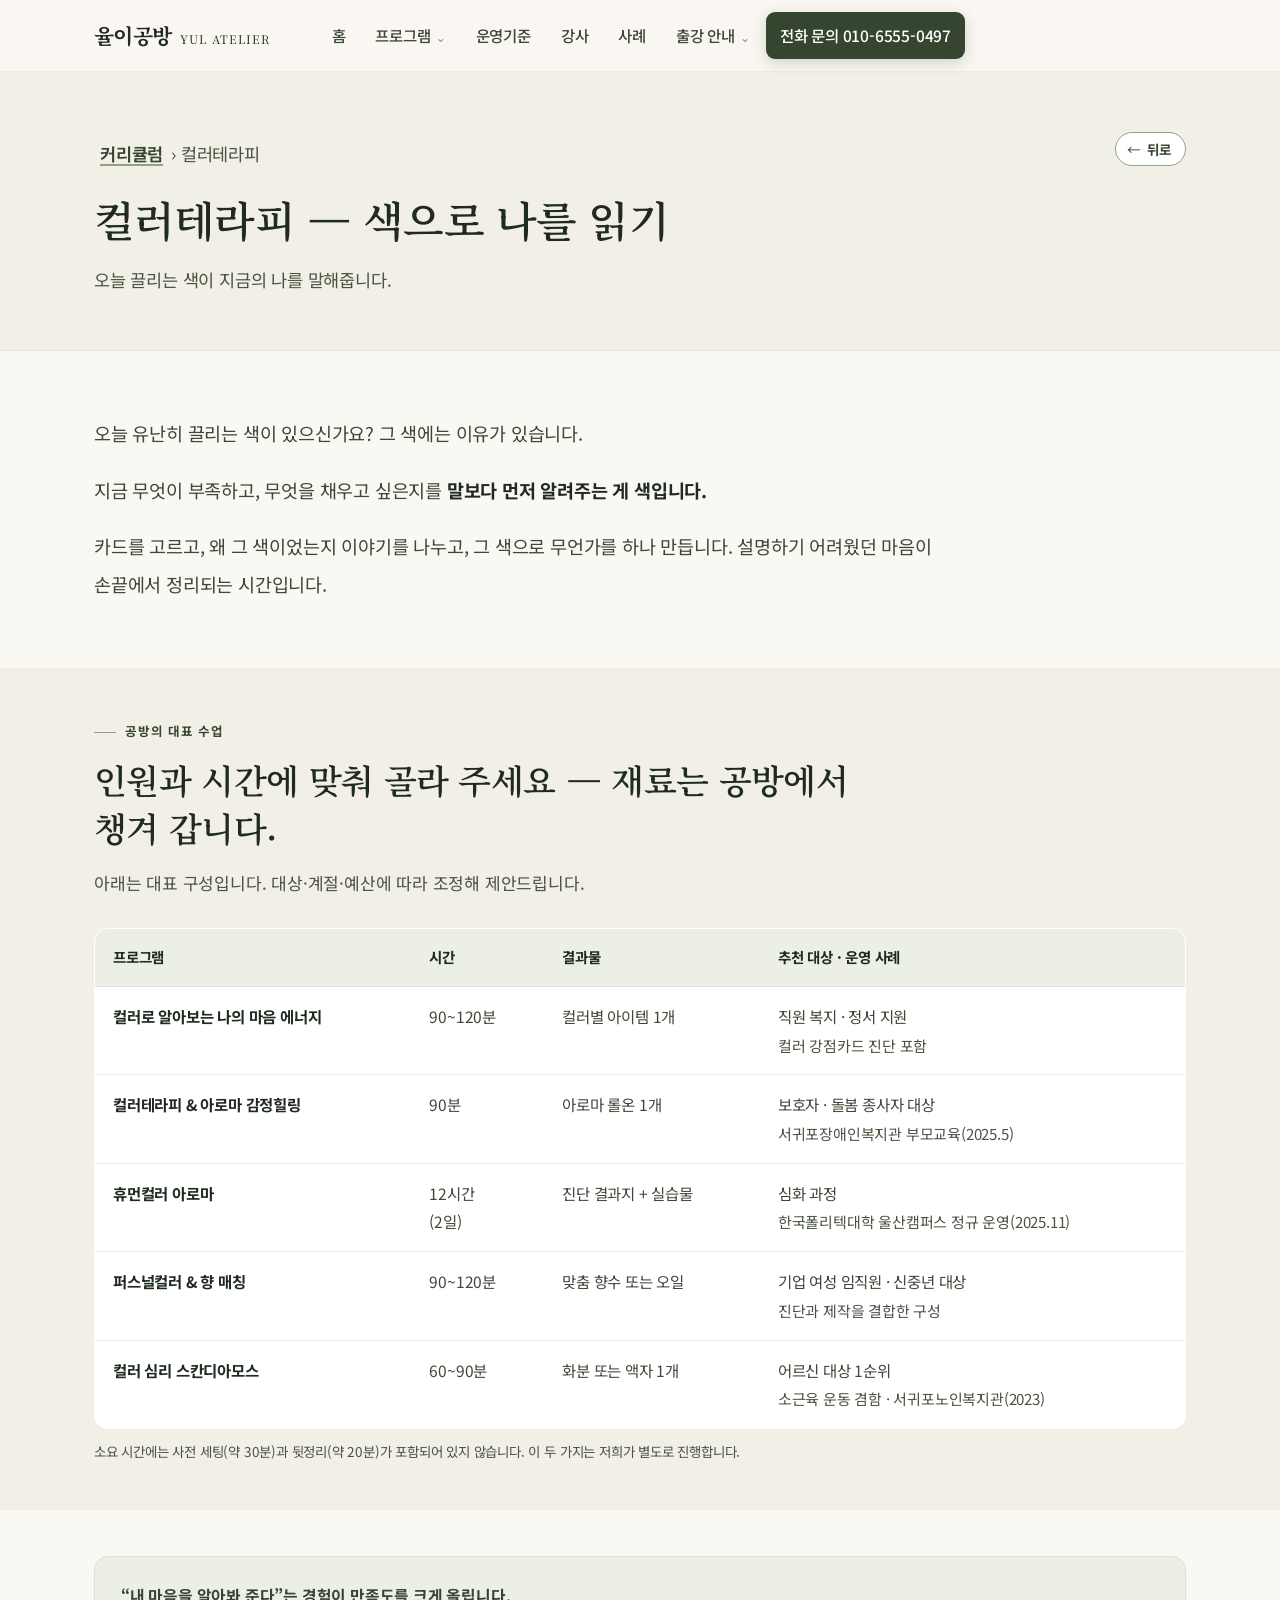
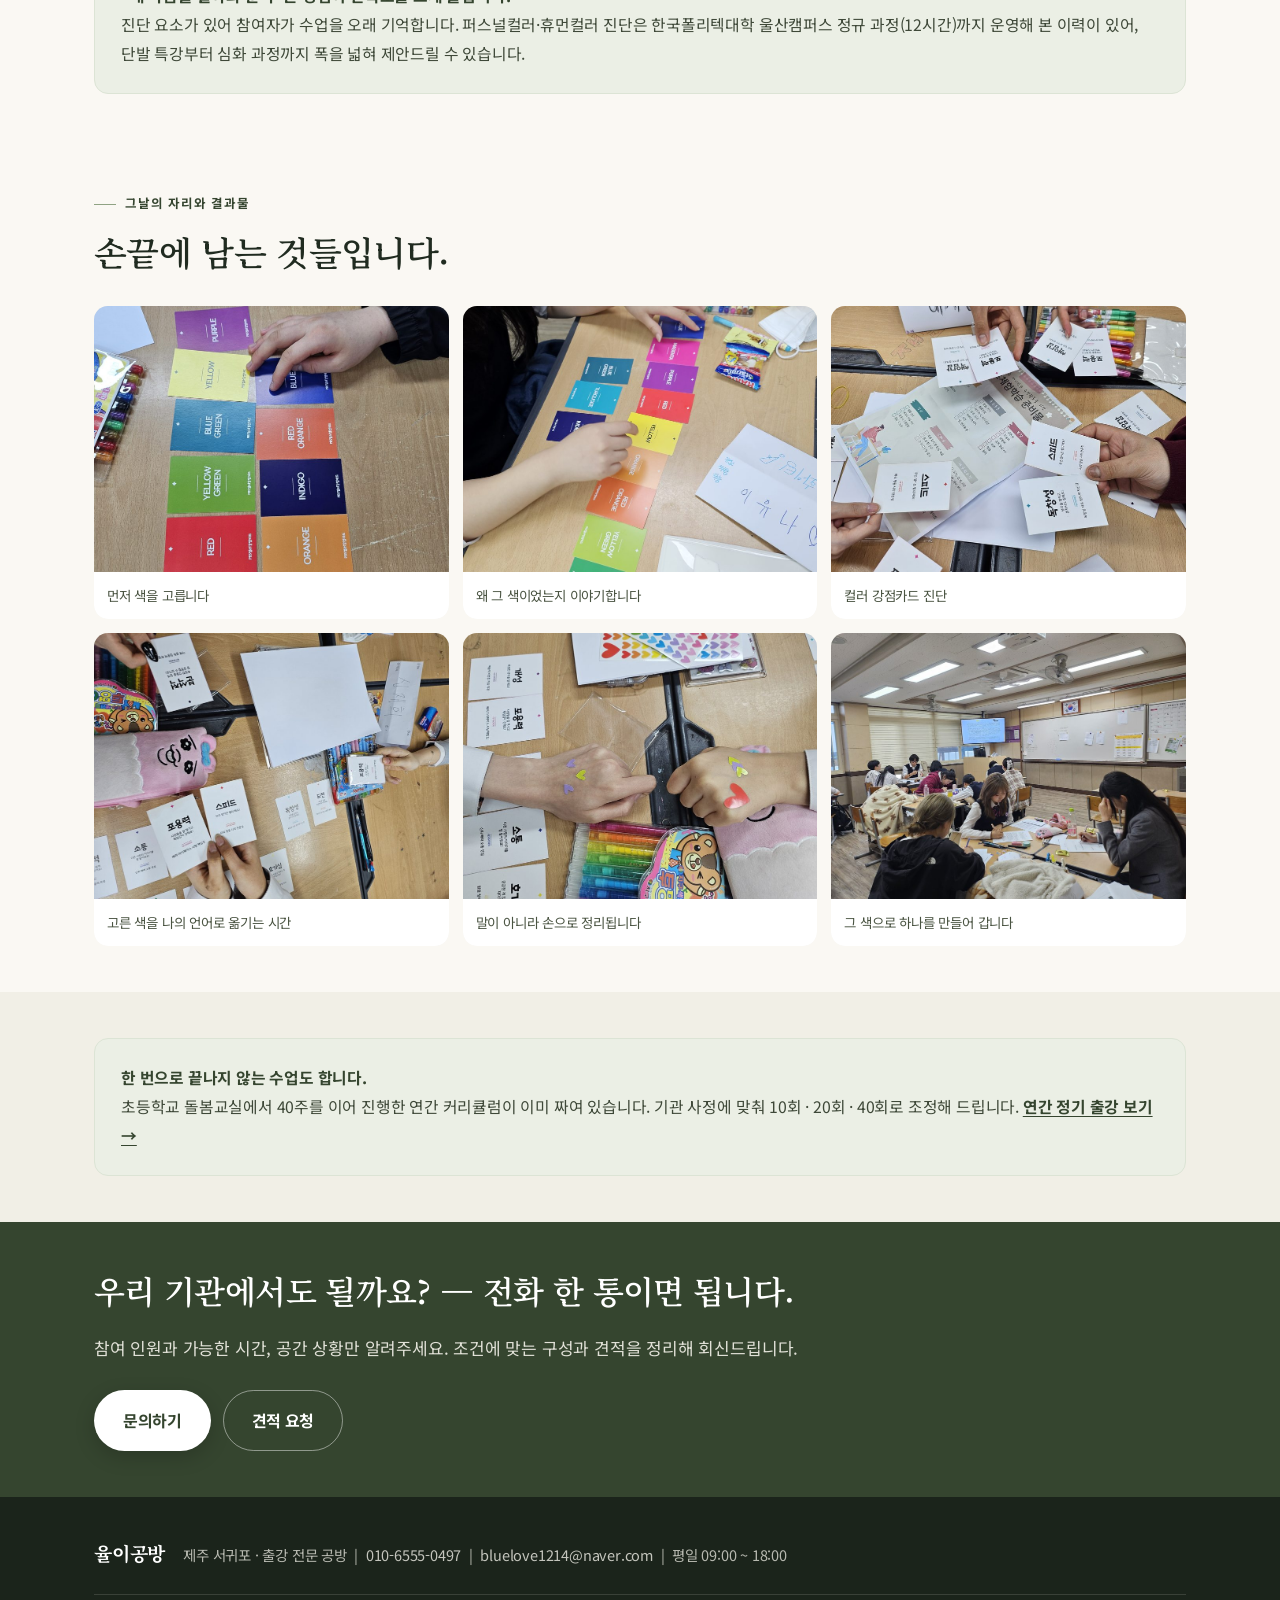
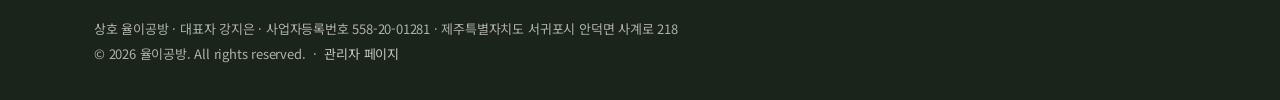
<file: color.html>
<!DOCTYPE html>
<html lang="ko">
<head>
<meta charset="utf-8">
<meta name="viewport" content="width=device-width,initial-scale=1,viewport-fit=cover">
<title>컬러테라피 출강 수업 | 컬러강점 · 휴먼컬러 · 퍼스널컬러 — 율이공방</title>
<meta name="description" content="제주 컬러테라피 출강 수업. 컬러 강점카드 진단, 컬러테라피와 아로마 감정힐링, 휴먼컬러 아로마 12시간 심화, 퍼스널컬러와 향 매칭, 컬러 심리 스칸디아모스. 직원 복지·복지관·어르신 대상.">
<meta name="keywords" content="컬러테라피 출강, 컬러강점 수업, 휴먼컬러, 퍼스널컬러 강의, 색채심리 프로그램, 직원 정서지원 프로그램, 감정힐링 프로그램, 어르신 컬러 프로그램, 제주 컬러테라피">
<link rel="canonical" href="https://www.yulatelier.com/color.html">
<meta property="og:type" content="article">
<meta property="og:site_name" content="율이공방">
<meta property="og:locale" content="ko_KR">
<meta property="og:url" content="https://www.yulatelier.com/color.html">
<meta property="og:title" content="컬러테라피 — 색으로 나를 읽기 | 율이공방">
<meta property="og:description" content="오늘 끌리는 색이 지금의 나를 말해줍니다.">
<meta property="og:image" content="https://www.yulatelier.com/og-cover.jpg">
<meta property="og:image:width" content="1200">
<meta property="og:image:height" content="630">
<meta property="og:image:type" content="image/jpeg">
<meta name="twitter:card" content="summary_large_image">
<meta name="twitter:image" content="https://www.yulatelier.com/og-cover.jpg">
<meta name="theme-color" content="#35452F">
<link rel="preconnect" href="https://fonts.googleapis.com">
<link rel="preconnect" href="https://fonts.gstatic.com" crossorigin>
<link href="https://fonts.googleapis.com/css2?family=Noto+Sans+KR:wght@400;500;700&family=Noto+Serif+KR:wght@500;600;700&display=optional" rel="stylesheet">
<link rel="stylesheet" href="assets/style.css?v=30">
<link rel="icon" href="/favicon.ico" sizes="any">
<link rel="icon" href="/favicon.svg" type="image/svg+xml">
<link rel="apple-touch-icon" href="/apple-touch-icon.png">
<!-- 검색엔진 소유확인 — 등록하면 아래 두 줄의 주석을 풀고 코드를 넣으세요
<meta name="naver-site-verification" content="여기에 네이버 코드">
<meta name="google-site-verification" content="여기에 구글 코드">
-->
<script type="application/ld+json">
{
 "@context": "https://schema.org",
 "@graph": [
  {
   "@type": "BreadcrumbList",
   "itemListElement": [
    {
     "@type": "ListItem",
     "position": 1,
     "name": "홈",
     "item": "https://www.yulatelier.com/"
    },
    {
     "@type": "ListItem",
     "position": 2,
     "name": "커리큘럼"
    },
    {
     "@type": "ListItem",
     "position": 3,
     "name": "컬러테라피",
     "item": "https://www.yulatelier.com/color.html"
    }
   ]
  },
  {
   "@type": "Service",
   "@id": "https://www.yulatelier.com/color.html#service",
   "name": "컬러테라피 · 색으로 나를 읽기",
   "serviceType": "컬러테라피 출강 수업",
   "description": "오늘 끌리는 색이 지금의 나를 말해줍니다.",
   "provider": {
    "@id": "https://www.yulatelier.com/#org"
   },
   "areaServed": ["제주특별자치도"],
   "audience": {
    "@type": "Audience",
    "audienceType": "기업 · 공공기관 · 학교 · 복지관 담당자"
   },
   "hasOfferCatalog": {
    "@type": "OfferCatalog",
    "name": "컬러테라피 대표 프로그램",
    "itemListElement": [
     {
      "@type": "Offer",
      "itemOffered": {
       "@type": "Service",
       "name": "컬러로 알아보는 나의 마음 에너지",
       "description": "소요 90~120분 · 결과물 컬러별 아이템 1개"
      }
     },
     {
      "@type": "Offer",
      "itemOffered": {
       "@type": "Service",
       "name": "컬러테라피 &amp; 아로마 감정힐링",
       "description": "소요 90분 · 결과물 아로마 롤온 1개"
      }
     },
     {
      "@type": "Offer",
      "itemOffered": {
       "@type": "Service",
       "name": "휴먼컬러 아로마",
       "description": "소요 12시간(2일) · 결과물 진단 결과지 + 실습물"
      }
     },
     {
      "@type": "Offer",
      "itemOffered": {
       "@type": "Service",
       "name": "퍼스널컬러 &amp; 향 매칭",
       "description": "소요 90~120분 · 결과물 맞춤 향수 또는 오일"
      }
     },
     {
      "@type": "Offer",
      "itemOffered": {
       "@type": "Service",
       "name": "컬러 심리 스칸디아모스",
       "description": "소요 60~90분 · 결과물 화분 또는 액자 1개"
      }
     }
    ]
   }
  }
 ]
}
</script>
</head>
<body>

<header class="hd">
  <div class="wrap hd-in">
    <a class="logo" href="index.html">율이공방<em>YUL ATELIER</em></a>
    <button class="burger" aria-label="메뉴 열기" aria-expanded="false"><span></span><span></span><span></span></button>
    <nav class="nav">
      <a href="index.html#top">홈</a>
      <span class="drop"><a href="index.html#curriculum">프로그램</a>
        <span class="drop-menu">
          <a href="scent.html">조향</a>
          <a href="color.html">컬러테라피</a>
          <a href="eco.html">환경수업</a>
          <a href="tour.html">기념품</a>
        </span>
      </span>
      <a href="index.html#promises">운영기준</a>
      <a href="index.html#teacher">강사</a>
      <a href="index.html#portfolio">사례</a>
      <span class="drop"><a href="index.html#flow">출강 안내</a>
        <span class="drop-menu">
          <a href="index.html#flow">진행 구성 (90분)</a>
          <a href="index.html#annual">정기 과정</a>
          <a href="index.html#faq">자주 묻는 질문</a>
        </span>
      </span>
      <a class="btn-ask" href="tel:01065550497">전화 문의 010-6555-0497</a>
    </nav>
  </div>
</header>

<main>

<section class="phead">
  <div class="wrap">
    <p class="crumb"><a href="index.html#curriculum">커리큘럼</a> › 컬러테라피</p>
    <h1 data-cms="color-1dbd55de">컬러테라피 — 색으로 나를 읽기</h1>
    <p data-cms="color-14054695">오늘 끌리는 색이 지금의 나를 말해줍니다.</p>
  </div>
</section>

<section class="sec">
  <div class="wrap"><div class="col">
    <div class="script" data-cms="color-intro">
      <p data-cms="color-18775880">오늘 유난히 끌리는 색이 있으신가요? 그 색에는 이유가 있습니다.</p>
      <p data-cms="color-c07ecd31">지금 무엇이 부족하고, 무엇을 채우고 싶은지를 <strong>말보다 먼저 알려주는 게 색입니다.</strong></p>
      <p data-cms="color-7dcf5f1f">카드를 고르고, 왜 그 색이었는지 이야기를 나누고, 그 색으로 무언가를 하나 만듭니다.
        설명하기 어려웠던 마음이 손끝에서 정리되는 시간입니다.</p>
    </div>
  </div></div>
</section>

<section class="sec tight alt">
  <div class="wrap">
    <div class="sec-head">
      <span class="eyebrow">공방의 대표 수업</span>
      <h2 data-cms="color-5f62170b">인원과 시간에 맞춰 골라 주세요 — 재료는 공방에서 챙겨 갑니다.</h2>
      <p data-cms="color-784f49ea">아래는 대표 구성입니다. 대상·계절·예산에 따라 조정해 제안드립니다.</p>
    </div>
    <div class="tbl-scroll">
      <table class="">
        <thead><tr><th data-cms="color-14bf7f79">프로그램</th><th data-cms="color-6c35133c">시간</th><th data-cms="color-abf763fe">결과물</th><th data-cms="color-5ee0eca5">추천 대상 · 운영 사례</th></tr></thead>
        <tbody>
          <tr><td data-cms="color-bc96a87c"><strong>컬러로 알아보는 나의 마음 에너지</strong></td><td data-cms="color-57bae77a">90~120분</td><td data-cms="color-7cab5622">컬러별 아이템 1개</td><td data-cms="color-bb898531">직원 복지 · 정서 지원<br><span class='quiet'>컬러 강점카드 진단 포함</span></td></tr>
          <tr><td data-cms="color-8aaae394"><strong>컬러테라피 &amp; 아로마 감정힐링</strong></td><td data-cms="color-2f5c88ab">90분</td><td data-cms="color-5269435d">아로마 롤온 1개</td><td data-cms="color-1304ad03">보호자 · 돌봄 종사자 대상<br><span class='quiet'>서귀포장애인복지관 부모교육(2025.5)</span></td></tr>
          <tr><td data-cms="color-28d87d51"><strong>휴먼컬러 아로마</strong></td><td data-cms="color-68760609">12시간<br>(2일)</td><td data-cms="color-45db01b5">진단 결과지 + 실습물</td><td data-cms="color-8a3171d8">심화 과정<br><span class='quiet'>한국폴리텍대학 울산캠퍼스 정규 운영(2025.11)</span></td></tr>
          <tr><td data-cms="color-c29c9fc0"><strong>퍼스널컬러 &amp; 향 매칭</strong></td><td data-cms="color-57bae77a-2">90~120분</td><td data-cms="color-734fb0df">맞춤 향수 또는 오일</td><td data-cms="color-e8e9430b">기업 여성 임직원 · 신중년 대상<br><span class='quiet'>진단과 제작을 결합한 구성</span></td></tr>
          <tr><td data-cms="color-0e19f46f"><strong>컬러 심리 스칸디아모스</strong></td><td data-cms="color-abf70fbf">60~90분</td><td data-cms="color-e472e49c">화분 또는 액자 1개</td><td data-cms="color-763ba3ed">어르신 대상 1순위<br><span class='quiet'>소근육 운동 겸함 · 서귀포노인복지관(2023)</span></td></tr>
        </tbody>
      </table>
    </div>
    <p class="tbl-note" data-cms="color-7d7c49bd">소요 시간에는 사전 세팅(약 30분)과 뒷정리(약 20분)가 포함되어 있지 않습니다. 이 두 가지는 저희가 별도로 진행합니다.</p>
  </div>
</section>

<section class="sec tight">
  <div class="wrap">
    <div class="note" data-cms="color-a8697d8e">
      <b>“내 마음을 알아봐 준다”는 경험이 만족도를 크게 올립니다.</b><br>
      진단 요소가 있어 참여자가 수업을 오래 기억합니다.
      퍼스널컬러·휴먼컬러 진단은 한국폴리텍대학 울산캠퍼스 정규 과정(12시간)까지 운영해 본 이력이 있어,
      단발 특강부터 심화 과정까지 폭을 넓혀 제안드릴 수 있습니다.
    </div>
  </div>
</section>

<section class="sec tight">
  <div class="wrap">
    <div class="sec-head"><span class="eyebrow">그날의 자리와 결과물</span><h2 data-cms="color-d5c52442">손끝에 남는 것들입니다.</h2></div>
    <div class="gal">
      <figure><img src="assets/img/g-color-1.jpg" alt="책상 위에 펼쳐진 컬러 카드를 고르는 참여자의 손" width="900" height="675" loading="lazy"><figcaption data-cms="color-d6c307d2">먼저 색을 고릅니다</figcaption></figure>
      <figure><img src="assets/img/g-color-3.jpg" alt="컬러 카드를 나란히 늘어놓고 이야기를 나누는 장면" width="900" height="675" loading="lazy"><figcaption data-cms="color-8579abd5">왜 그 색이었는지 이야기합니다</figcaption></figure>
      <figure><img src="assets/img/g-color-2.jpg" alt="컬러 강점 카드와 색연필이 놓인 책상" width="900" height="675" loading="lazy"><figcaption data-cms="color-fff349f9">컬러 강점카드 진단</figcaption></figure>
      <figure><img src="assets/img/g-color-5.jpg" alt="참여자가 강점 카드를 골라 정리하는 모습" width="900" height="675" loading="lazy"><figcaption data-cms="color-e68dcbbf">고른 색을 나의 언어로 옮기는 시간</figcaption></figure>
      <figure><img src="assets/img/g-color-4.jpg" alt="강점 카드를 손에 들고 고르는 참여자" width="900" height="675" loading="lazy"><figcaption data-cms="color-b6e745e2">말이 아니라 손으로 정리됩니다</figcaption></figure>
      <figure><img src="assets/img/g-color-6.jpg" alt="컬러 활동으로 완성한 참여자의 작업물" width="900" height="675" loading="lazy"><figcaption data-cms="color-0bfa78bb">그 색으로 하나를 만들어 갑니다</figcaption></figure>
    </div>
  </div>
</section>

<section class="sec tight alt">
  <div class="wrap">
    <div class="note" data-cms="color-ee387155">
      <b>한 번으로 끝나지 않는 수업도 합니다.</b><br>
      초등학교 돌봄교실에서 40주를 이어 진행한 연간 커리큘럼이 이미 짜여 있습니다.
      기관 사정에 맞춰 10회 · 20회 · 40회로 조정해 드립니다.
      <a href="index.html#annual" style="font-weight:700">연간 정기 출강 보기 →</a>
    </div>
  </div>
</section>

<section class="sec tight cta">
  <div class="wrap">
    <h2 data-cms="color-6d1d6e11">우리 기관에서도 될까요? — 전화 한 통이면 됩니다.</h2>
    <p style="margin-bottom:26px" data-cms="color-1a071cc9">참여 인원과 가능한 시간, 공간 상황만 알려주세요. 조건에 맞는 구성과 견적을 정리해 회신드립니다.</p>
    <div class="btn-row">
      <a class="btn btn-primary" href="tel:01065550497">문의하기</a>
        <a class="btn btn-ghost" href="mailto:bluelove1214@naver.com?subject=%5B%EC%9C%A4%EC%9D%B4%EA%B3%B5%EB%B0%A9%5D%20%EC%B6%9C%EA%B0%95%20%EA%B2%AC%EC%A0%81%20%EC%9A%94%EC%B2%AD&body=%EA%B8%B0%EA%B4%80%C2%B7%ED%9A%8C%EC%82%AC%EB%AA%85%3A%0D%0A%EB%8B%B4%EB%8B%B9%EC%9E%90%20%EC%84%B1%ED%95%A8%3A%0D%0A%EC%97%B0%EB%9D%BC%EC%B2%98%3A%0D%0A%EC%B0%B8%EC%97%AC%20%EC%9D%B8%EC%9B%90%3A%0D%0A%ED%9D%AC%EB%A7%9D%20%EC%9D%BC%EC%A0%95%3A%0D%0A%ED%9D%AC%EB%A7%9D%20%ED%94%84%EB%A1%9C%EA%B7%B8%EB%9E%A8%3A%0D%0A%EC%98%88%EC%82%B0%20%EB%B2%94%EC%9C%84%3A%0D%0A%EA%B3%B5%EA%B0%84%20%EC%A1%B0%EA%B1%B4(%EC%A0%84%EA%B8%B0%C2%B7%EC%88%98%EB%8F%84%20%EC%97%AC%EB%B6%80)%3A">견적 요청</a>
    </div>
  </div>
</section>

</main>

<footer class="ft">
  <div class="wrap ft-slim">
    <p class="name">율이공방</p>
    <p class="line">제주 서귀포 · 출강 전문 공방 &nbsp;|&nbsp;
      <a href="tel:01065550497">010-6555-0497</a> &nbsp;|&nbsp;
      <a href="mailto:bluelove1214@naver.com">bluelove1214@naver.com</a> &nbsp;|&nbsp;
      평일 09:00 ~ 18:00</p>
  </div>
  <div class="wrap">
    <p class="ft-note">상호 율이공방 · 대표자 강지은 · 사업자등록번호 558-20-01281 · 제주특별자치도 서귀포시 안덕면 사계로 218<br>
      © 2026 율이공방. All rights reserved. &nbsp;·&nbsp; <a href="admin.html" class="admin-link">관리자 페이지</a></p>
  </div>
</footer>

<nav class="bar" aria-label="빠른 연락">
  <a class="tel" href="tel:01065550497">전화하기</a>
  <a class="kko" href="sms:01065550497">문자 문의</a>
</nav>

<script src="content.js"></script>   <!-- 관리자 페이지에서 「웹에 반영하기」로 올린 내용 (site.js 보다 먼저 읽혀야 한다) -->
<script src="assets/site.js?v=30"></script>
</body>
</html>
</file>
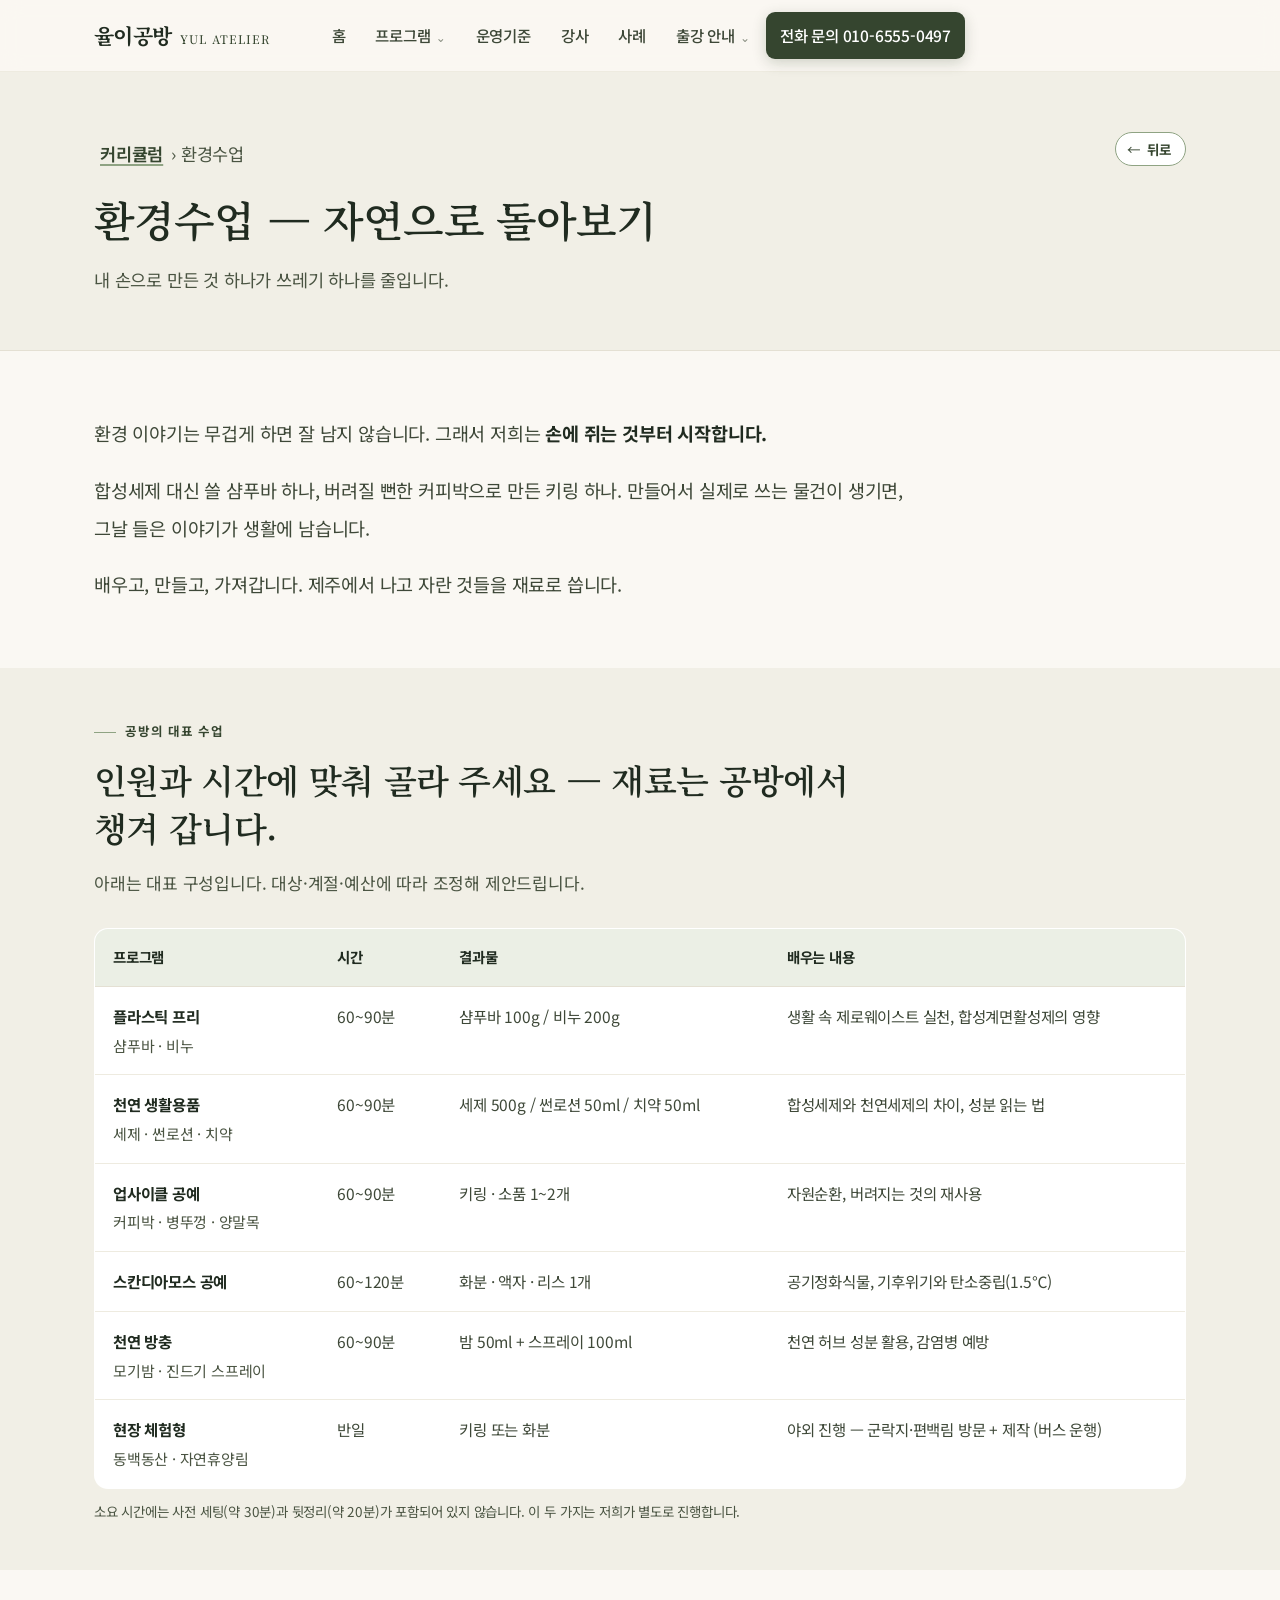
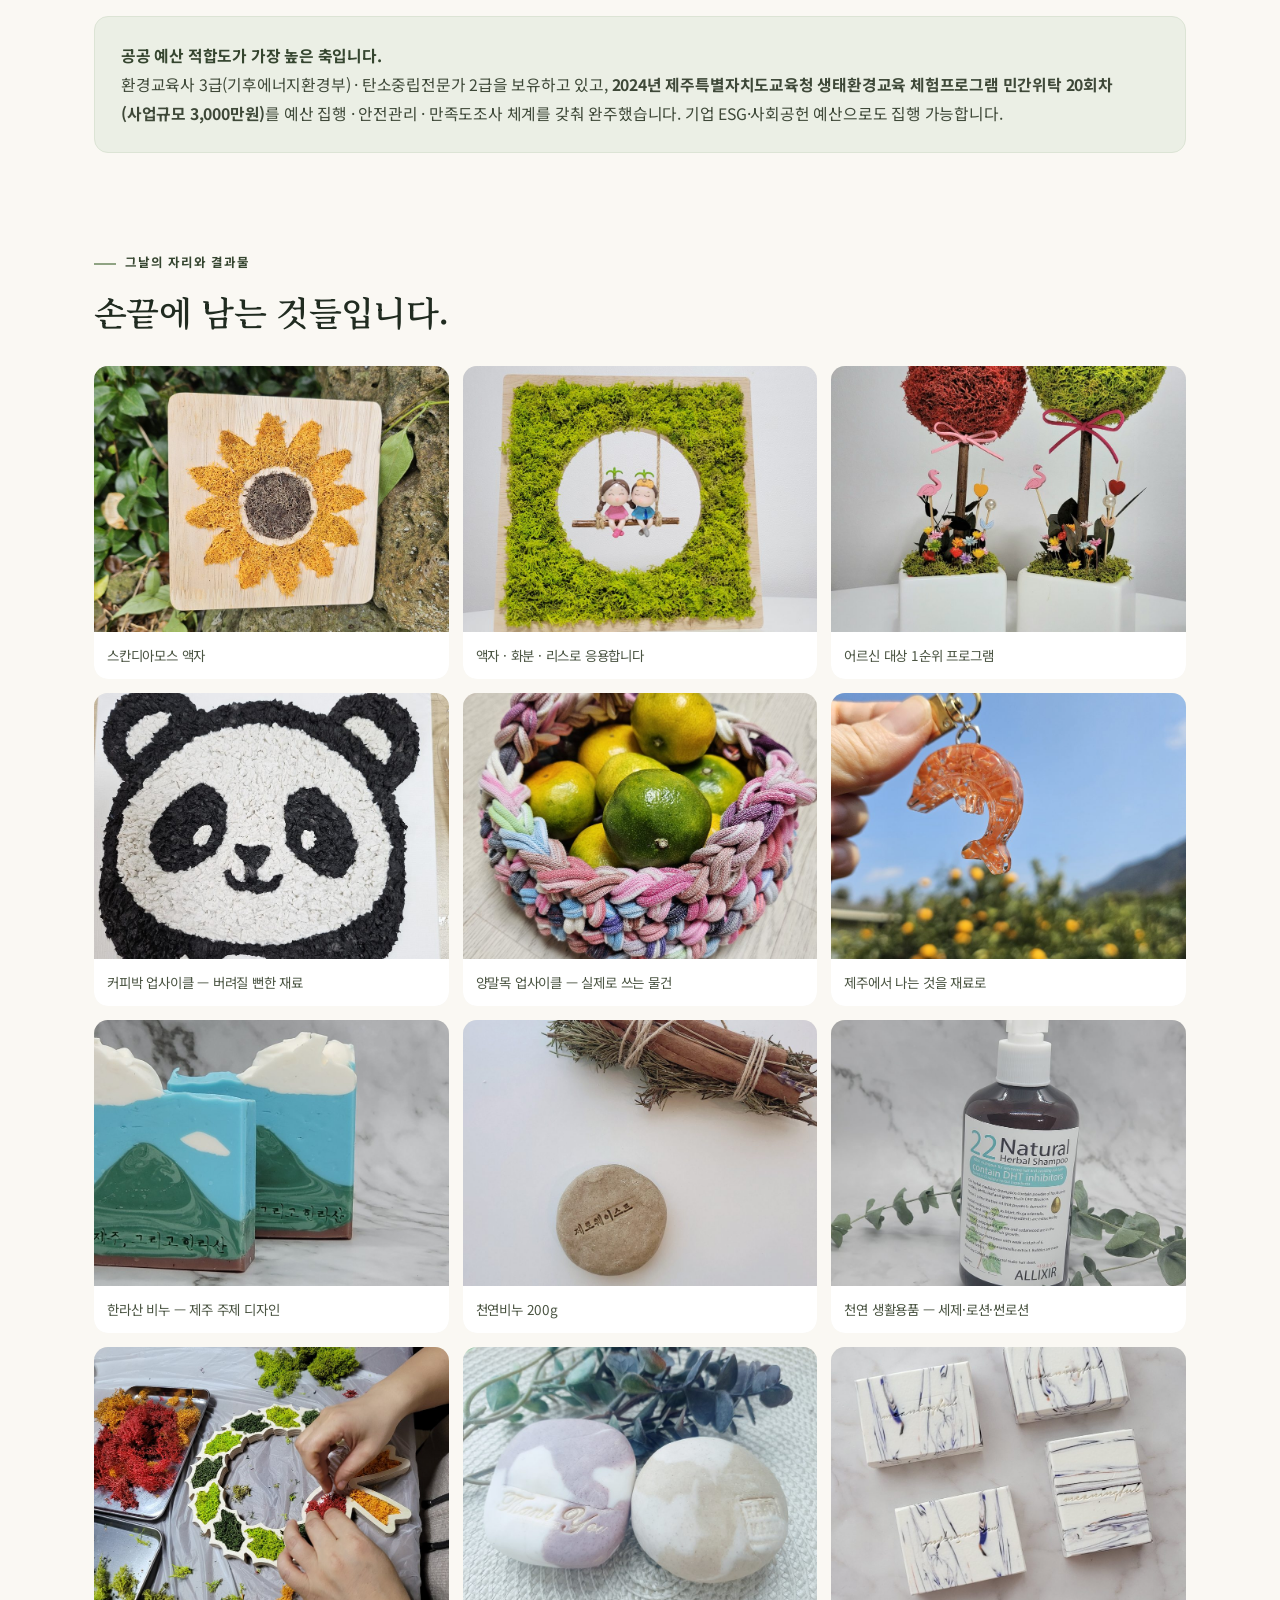
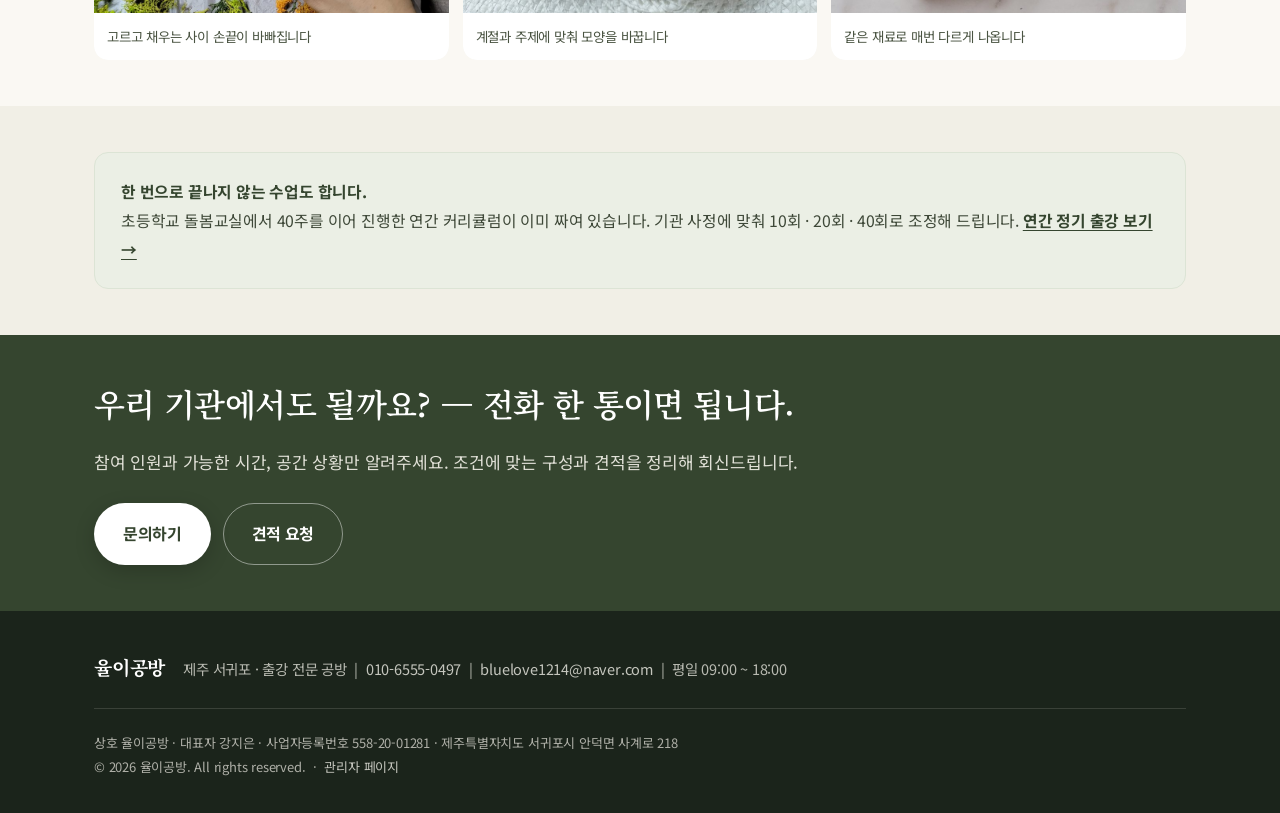
<file: eco.html>
<!DOCTYPE html>
<html lang="ko">
<head>
<meta charset="utf-8">
<meta name="viewport" content="width=device-width,initial-scale=1,viewport-fit=cover">
<title>환경수업 출강 | 천연비누 · 업사이클링 · 스칸디아모스 — 율이공방</title>
<meta name="description" content="제주 환경수업 출강. 플라스틱 프리(샴푸바·비누), 천연 생활용품(세제·썬로션·치약), 업사이클 공예(커피박·병뚜껑·양말목), 스칸디아모스 공예, 천연 방충. 환경교육사 3급·탄소중립전문가 2급 보유, 교육청 민간위탁 20회차 운영.">
<meta name="keywords" content="환경교육 출강, 천연비누 만들기 출강, 제로웨이스트 수업, 업사이클링 공예, 커피박 업사이클, 양말목 공예, 스칸디아모스 공예, 탄소중립 교육, 생태환경교육, 제주 환경수업, ESG 사회공헌 프로그램">
<link rel="canonical" href="https://www.yulatelier.com/eco.html">
<meta property="og:type" content="article">
<meta property="og:site_name" content="율이공방">
<meta property="og:locale" content="ko_KR">
<meta property="og:url" content="https://www.yulatelier.com/eco.html">
<meta property="og:title" content="환경수업 — 자연으로 돌아보기 | 율이공방">
<meta property="og:description" content="내 손으로 만든 것 하나가 쓰레기 하나를 줄입니다.">
<meta property="og:image" content="https://www.yulatelier.com/og-cover.jpg">
<meta property="og:image:width" content="1200">
<meta property="og:image:height" content="630">
<meta property="og:image:type" content="image/jpeg">
<meta name="twitter:card" content="summary_large_image">
<meta name="twitter:image" content="https://www.yulatelier.com/og-cover.jpg">
<meta name="theme-color" content="#35452F">
<link rel="preconnect" href="https://fonts.googleapis.com">
<link rel="preconnect" href="https://fonts.gstatic.com" crossorigin>
<link href="https://fonts.googleapis.com/css2?family=Noto+Sans+KR:wght@400;500;700&family=Noto+Serif+KR:wght@500;600;700&display=optional" rel="stylesheet">
<link rel="stylesheet" href="assets/style.css?v=30">
<link rel="icon" href="/favicon.ico" sizes="any">
<link rel="icon" href="/favicon.svg" type="image/svg+xml">
<link rel="apple-touch-icon" href="/apple-touch-icon.png">
<!-- 검색엔진 소유확인 — 등록하면 아래 두 줄의 주석을 풀고 코드를 넣으세요
<meta name="naver-site-verification" content="여기에 네이버 코드">
<meta name="google-site-verification" content="여기에 구글 코드">
-->
<script type="application/ld+json">
{
 "@context": "https://schema.org",
 "@graph": [
  {
   "@type": "BreadcrumbList",
   "itemListElement": [
    {
     "@type": "ListItem",
     "position": 1,
     "name": "홈",
     "item": "https://www.yulatelier.com/"
    },
    {
     "@type": "ListItem",
     "position": 2,
     "name": "커리큘럼"
    },
    {
     "@type": "ListItem",
     "position": 3,
     "name": "환경수업",
     "item": "https://www.yulatelier.com/eco.html"
    }
   ]
  },
  {
   "@type": "Service",
   "@id": "https://www.yulatelier.com/eco.html#service",
   "name": "환경수업 · 자연으로 돌아보기",
   "serviceType": "환경수업 출강 수업",
   "description": "내 손으로 만든 것 하나가 쓰레기 하나를 줄입니다.",
   "provider": {
    "@id": "https://www.yulatelier.com/#org"
   },
   "areaServed": ["제주특별자치도"],
   "audience": {
    "@type": "Audience",
    "audienceType": "기업 · 공공기관 · 학교 · 복지관 담당자"
   },
   "hasOfferCatalog": {
    "@type": "OfferCatalog",
    "name": "환경수업 대표 프로그램",
    "itemListElement": [
     {
      "@type": "Offer",
      "itemOffered": {
       "@type": "Service",
       "name": "플라스틱 프리샴푸바 · 비누",
       "description": "소요 60~90분 · 결과물 샴푸바 100g / 비누 200g"
      }
     },
     {
      "@type": "Offer",
      "itemOffered": {
       "@type": "Service",
       "name": "천연 생활용품세제 · 썬로션 · 치약",
       "description": "소요 60~90분 · 결과물 세제 500g / 썬로션 50ml / 치약 50ml"
      }
     },
     {
      "@type": "Offer",
      "itemOffered": {
       "@type": "Service",
       "name": "업사이클 공예커피박 · 병뚜껑 · 양말목",
       "description": "소요 60~90분 · 결과물 키링 · 소품 1~2개"
      }
     },
     {
      "@type": "Offer",
      "itemOffered": {
       "@type": "Service",
       "name": "스칸디아모스 공예",
       "description": "소요 60~120분 · 결과물 화분 · 액자 · 리스 1개"
      }
     },
     {
      "@type": "Offer",
      "itemOffered": {
       "@type": "Service",
       "name": "천연 방충모기밤 · 진드기 스프레이",
       "description": "소요 60~90분 · 결과물 밤 50ml + 스프레이 100ml"
      }
     },
     {
      "@type": "Offer",
      "itemOffered": {
       "@type": "Service",
       "name": "현장 체험형동백동산 · 자연휴양림",
       "description": "소요 반일 · 결과물 키링 또는 화분"
      }
     }
    ]
   }
  }
 ]
}
</script>
</head>
<body>

<header class="hd">
  <div class="wrap hd-in">
    <a class="logo" href="index.html">율이공방<em>YUL ATELIER</em></a>
    <button class="burger" aria-label="메뉴 열기" aria-expanded="false"><span></span><span></span><span></span></button>
    <nav class="nav">
      <a href="index.html#top">홈</a>
      <span class="drop"><a href="index.html#curriculum">프로그램</a>
        <span class="drop-menu">
          <a href="scent.html">조향</a>
          <a href="color.html">컬러테라피</a>
          <a href="eco.html">환경수업</a>
          <a href="tour.html">기념품</a>
        </span>
      </span>
      <a href="index.html#promises">운영기준</a>
      <a href="index.html#teacher">강사</a>
      <a href="index.html#portfolio">사례</a>
      <span class="drop"><a href="index.html#flow">출강 안내</a>
        <span class="drop-menu">
          <a href="index.html#flow">진행 구성 (90분)</a>
          <a href="index.html#annual">정기 과정</a>
          <a href="index.html#faq">자주 묻는 질문</a>
        </span>
      </span>
      <a class="btn-ask" href="tel:01065550497">전화 문의 010-6555-0497</a>
    </nav>
  </div>
</header>

<main>

<section class="phead">
  <div class="wrap">
    <p class="crumb"><a href="index.html#curriculum">커리큘럼</a> › 환경수업</p>
    <h1 data-cms="eco-310e4d00">환경수업 — 자연으로 돌아보기</h1>
    <p data-cms="eco-6a616294">내 손으로 만든 것 하나가 쓰레기 하나를 줄입니다.</p>
  </div>
</section>

<section class="sec">
  <div class="wrap"><div class="col">
    <div class="script" data-cms="eco-intro">
      <p data-cms="eco-308fa000">환경 이야기는 무겁게 하면 잘 남지 않습니다. 그래서 저희는 <strong>손에 쥐는 것부터 시작합니다.</strong></p>
      <p data-cms="eco-a2ce554d">합성세제 대신 쓸 샴푸바 하나, 버려질 뻔한 커피박으로 만든 키링 하나.
        만들어서 실제로 쓰는 물건이 생기면, 그날 들은 이야기가 생활에 남습니다.</p>
      <p data-cms="eco-30e961c2">배우고, 만들고, 가져갑니다. 제주에서 나고 자란 것들을 재료로 씁니다.</p>
    </div>
  </div></div>
</section>

<section class="sec tight alt">
  <div class="wrap">
    <div class="sec-head">
      <span class="eyebrow">공방의 대표 수업</span>
      <h2 data-cms="eco-5f62170b">인원과 시간에 맞춰 골라 주세요 — 재료는 공방에서 챙겨 갑니다.</h2>
      <p data-cms="eco-784f49ea">아래는 대표 구성입니다. 대상·계절·예산에 따라 조정해 제안드립니다.</p>
    </div>
    <div class="tbl-scroll">
      <table class="">
        <thead><tr><th data-cms="eco-14bf7f79">프로그램</th><th data-cms="eco-6c35133c">시간</th><th data-cms="eco-abf763fe">결과물</th><th data-cms="eco-c4453659">배우는 내용</th></tr></thead>
        <tbody>
          <tr><td data-cms="eco-96eea227"><strong>플라스틱 프리</strong><br><span class='quiet'>샴푸바 · 비누</span></td><td data-cms="eco-abf70fbf">60~90분</td><td data-cms="eco-fc9ca797">샴푸바 100g / 비누 200g</td><td data-cms="eco-0aa601f8">생활 속 제로웨이스트 실천, 합성계면활성제의 영향</td></tr>
          <tr><td data-cms="eco-d3bb6143"><strong>천연 생활용품</strong><br><span class='quiet'>세제 · 썬로션 · 치약</span></td><td data-cms="eco-abf70fbf-2">60~90분</td><td data-cms="eco-7e74e238">세제 500g / 썬로션 50ml / 치약 50ml</td><td data-cms="eco-83b9d8b7">합성세제와 천연세제의 차이, 성분 읽는 법</td></tr>
          <tr><td data-cms="eco-206bf2ba"><strong>업사이클 공예</strong><br><span class='quiet'>커피박 · 병뚜껑 · 양말목</span></td><td data-cms="eco-abf70fbf-3">60~90분</td><td data-cms="eco-3a008ac9">키링 · 소품 1~2개</td><td data-cms="eco-47c76d6a">자원순환, 버려지는 것의 재사용</td></tr>
          <tr><td data-cms="eco-1e8b920e"><strong>스칸디아모스 공예</strong></td><td data-cms="eco-3efe8f22">60~120분</td><td data-cms="eco-bfc27663">화분 · 액자 · 리스 1개</td><td data-cms="eco-cd24f022">공기정화식물, 기후위기와 탄소중립(1.5℃)</td></tr>
          <tr><td data-cms="eco-82c52435"><strong>천연 방충</strong><br><span class='quiet'>모기밤 · 진드기 스프레이</span></td><td data-cms="eco-abf70fbf-4">60~90분</td><td data-cms="eco-e7ae5c6a">밤 50ml + 스프레이 100ml</td><td data-cms="eco-4ed94137">천연 허브 성분 활용, 감염병 예방</td></tr>
          <tr><td data-cms="eco-c4b1cb4a"><strong>현장 체험형</strong><br><span class='quiet'>동백동산 · 자연휴양림</span></td><td data-cms="eco-db22e7c1">반일</td><td data-cms="eco-3b2ef4d3">키링 또는 화분</td><td data-cms="eco-8c89a233">야외 진행 — 군락지·편백림 방문 + 제작 (버스 운행)</td></tr>
        </tbody>
      </table>
    </div>
    <p class="tbl-note" data-cms="eco-7d7c49bd">소요 시간에는 사전 세팅(약 30분)과 뒷정리(약 20분)가 포함되어 있지 않습니다. 이 두 가지는 저희가 별도로 진행합니다.</p>
  </div>
</section>

<section class="sec tight">
  <div class="wrap">
    <div class="note" data-cms="eco-cb550f34">
      <b>공공 예산 적합도가 가장 높은 축입니다.</b><br>
      환경교육사 3급(기후에너지환경부) · 탄소중립전문가 2급을 보유하고 있고,
      <strong>2024년 제주특별자치도교육청 생태환경교육 체험프로그램 민간위탁 20회차(사업규모 3,000만원)</strong>를
      예산 집행 · 안전관리 · 만족도조사 체계를 갖춰 완주했습니다.
      기업 ESG·사회공헌 예산으로도 집행 가능합니다.
    </div>
  </div>
</section>

<section class="sec tight">
  <div class="wrap">
    <div class="sec-head"><span class="eyebrow">그날의 자리와 결과물</span><h2 data-cms="eco-d5c52442">손끝에 남는 것들입니다.</h2></div>
    <div class="gal">
      <figure><img src="assets/img/g-eco-1.jpg" alt="자연광 아래 놓인 스칸디아모스 해바라기 액자" width="900" height="675" loading="lazy"><figcaption data-cms="eco-9e96b484">스칸디아모스 액자</figcaption></figure>
      <figure><img src="assets/img/g-eco-2.jpg" alt="스칸디아모스로 만든 그네 액자" width="900" height="675" loading="lazy"><figcaption data-cms="eco-774abf26">액자 · 화분 · 리스로 응용합니다</figcaption></figure>
      <figure><img src="assets/img/g-eco-3.jpg" alt="스칸디아모스 나무 화분 두 개" width="900" height="675" loading="lazy"><figcaption data-cms="eco-88ca50ab">어르신 대상 1순위 프로그램</figcaption></figure>
      <figure><img src="assets/img/g-eco-6.jpg" alt="커피박으로 만든 판다 그림 액자" width="900" height="675" loading="lazy"><figcaption data-cms="eco-566beee9">커피박 업사이클 — 버려질 뻔한 재료</figcaption></figure>
      <figure><img src="assets/img/g-eco-5.jpg" alt="양말목으로 짠 바구니에 담긴 감귤" width="900" height="675" loading="lazy"><figcaption data-cms="eco-0175fba7">양말목 업사이클 — 실제로 쓰는 물건</figcaption></figure>
      <figure><img src="assets/img/g-eco-4.jpg" alt="감귤나무 아래에서 들어 올린 업사이클 키링" width="900" height="675" loading="lazy"><figcaption data-cms="eco-12a41c8c">제주에서 나는 것을 재료로</figcaption></figure>
      <figure><img src="assets/img/g-eco-7.jpg" alt="한라산을 층으로 표현한 수제 비누" width="900" height="675" loading="lazy"><figcaption data-cms="eco-7fcc1230">한라산 비누 — 제주 주제 디자인</figcaption></figure>
      <figure><img src="assets/img/g-eco-8.jpg" alt="라벤더 다발과 함께 놓인 천연 비누" width="900" height="675" loading="lazy"><figcaption data-cms="eco-8258b837">천연비누 200g</figcaption></figure>
      <figure><img src="assets/img/g-eco-9.jpg" alt="천연 재료로 만든 바디워시와 유칼립투스" width="900" height="675" loading="lazy"><figcaption data-cms="eco-ed9381b4">천연 생활용품 — 세제·로션·썬로션</figcaption></figure>
      <figure><img src="assets/img/g-eco-13.jpg" alt="색색의 스칸디아모스를 나무 틀에 채워 넣는 참여자의 손" width="900" height="675" loading="lazy"><figcaption data-cms="eco-8ab44b69">고르고 채우는 사이 손끝이 바빠집니다</figcaption></figure>
      <figure><img src="assets/img/g-eco-10.jpg" alt="유칼립투스와 함께 놓인 마시멜로 모양 수제 비누" width="900" height="675" loading="lazy"><figcaption data-cms="eco-a04f4e1d">계절과 주제에 맞춰 모양을 바꿉니다</figcaption></figure>
      <figure><img src="assets/img/g-eco-11.jpg" alt="대리석 무늬로 만든 수제 비누 네 조각" width="900" height="675" loading="lazy"><figcaption data-cms="eco-6c21dd7a">같은 재료로 매번 다르게 나옵니다</figcaption></figure>
    </div>
  </div>
</section>

<section class="sec tight alt">
  <div class="wrap">
    <div class="note" data-cms="eco-ee387155">
      <b>한 번으로 끝나지 않는 수업도 합니다.</b><br>
      초등학교 돌봄교실에서 40주를 이어 진행한 연간 커리큘럼이 이미 짜여 있습니다.
      기관 사정에 맞춰 10회 · 20회 · 40회로 조정해 드립니다.
      <a href="index.html#annual" style="font-weight:700">연간 정기 출강 보기 →</a>
    </div>
  </div>
</section>

<section class="sec tight cta">
  <div class="wrap">
    <h2 data-cms="eco-6d1d6e11">우리 기관에서도 될까요? — 전화 한 통이면 됩니다.</h2>
    <p style="margin-bottom:26px" data-cms="eco-1a071cc9">참여 인원과 가능한 시간, 공간 상황만 알려주세요. 조건에 맞는 구성과 견적을 정리해 회신드립니다.</p>
    <div class="btn-row">
      <a class="btn btn-primary" href="tel:01065550497">문의하기</a>
        <a class="btn btn-ghost" href="mailto:bluelove1214@naver.com?subject=%5B%EC%9C%A4%EC%9D%B4%EA%B3%B5%EB%B0%A9%5D%20%EC%B6%9C%EA%B0%95%20%EA%B2%AC%EC%A0%81%20%EC%9A%94%EC%B2%AD&body=%EA%B8%B0%EA%B4%80%C2%B7%ED%9A%8C%EC%82%AC%EB%AA%85%3A%0D%0A%EB%8B%B4%EB%8B%B9%EC%9E%90%20%EC%84%B1%ED%95%A8%3A%0D%0A%EC%97%B0%EB%9D%BC%EC%B2%98%3A%0D%0A%EC%B0%B8%EC%97%AC%20%EC%9D%B8%EC%9B%90%3A%0D%0A%ED%9D%AC%EB%A7%9D%20%EC%9D%BC%EC%A0%95%3A%0D%0A%ED%9D%AC%EB%A7%9D%20%ED%94%84%EB%A1%9C%EA%B7%B8%EB%9E%A8%3A%0D%0A%EC%98%88%EC%82%B0%20%EB%B2%94%EC%9C%84%3A%0D%0A%EA%B3%B5%EA%B0%84%20%EC%A1%B0%EA%B1%B4(%EC%A0%84%EA%B8%B0%C2%B7%EC%88%98%EB%8F%84%20%EC%97%AC%EB%B6%80)%3A">견적 요청</a>
    </div>
  </div>
</section>

</main>

<footer class="ft">
  <div class="wrap ft-slim">
    <p class="name">율이공방</p>
    <p class="line">제주 서귀포 · 출강 전문 공방 &nbsp;|&nbsp;
      <a href="tel:01065550497">010-6555-0497</a> &nbsp;|&nbsp;
      <a href="mailto:bluelove1214@naver.com">bluelove1214@naver.com</a> &nbsp;|&nbsp;
      평일 09:00 ~ 18:00</p>
  </div>
  <div class="wrap">
    <p class="ft-note">상호 율이공방 · 대표자 강지은 · 사업자등록번호 558-20-01281 · 제주특별자치도 서귀포시 안덕면 사계로 218<br>
      © 2026 율이공방. All rights reserved. &nbsp;·&nbsp; <a href="admin.html" class="admin-link">관리자 페이지</a></p>
  </div>
</footer>

<nav class="bar" aria-label="빠른 연락">
  <a class="tel" href="tel:01065550497">전화하기</a>
  <a class="kko" href="sms:01065550497">문자 문의</a>
</nav>

<script src="content.js"></script>   <!-- 관리자 페이지에서 「웹에 반영하기」로 올린 내용 (site.js 보다 먼저 읽혀야 한다) -->
<script src="assets/site.js?v=30"></script>
</body>
</html>
</file>
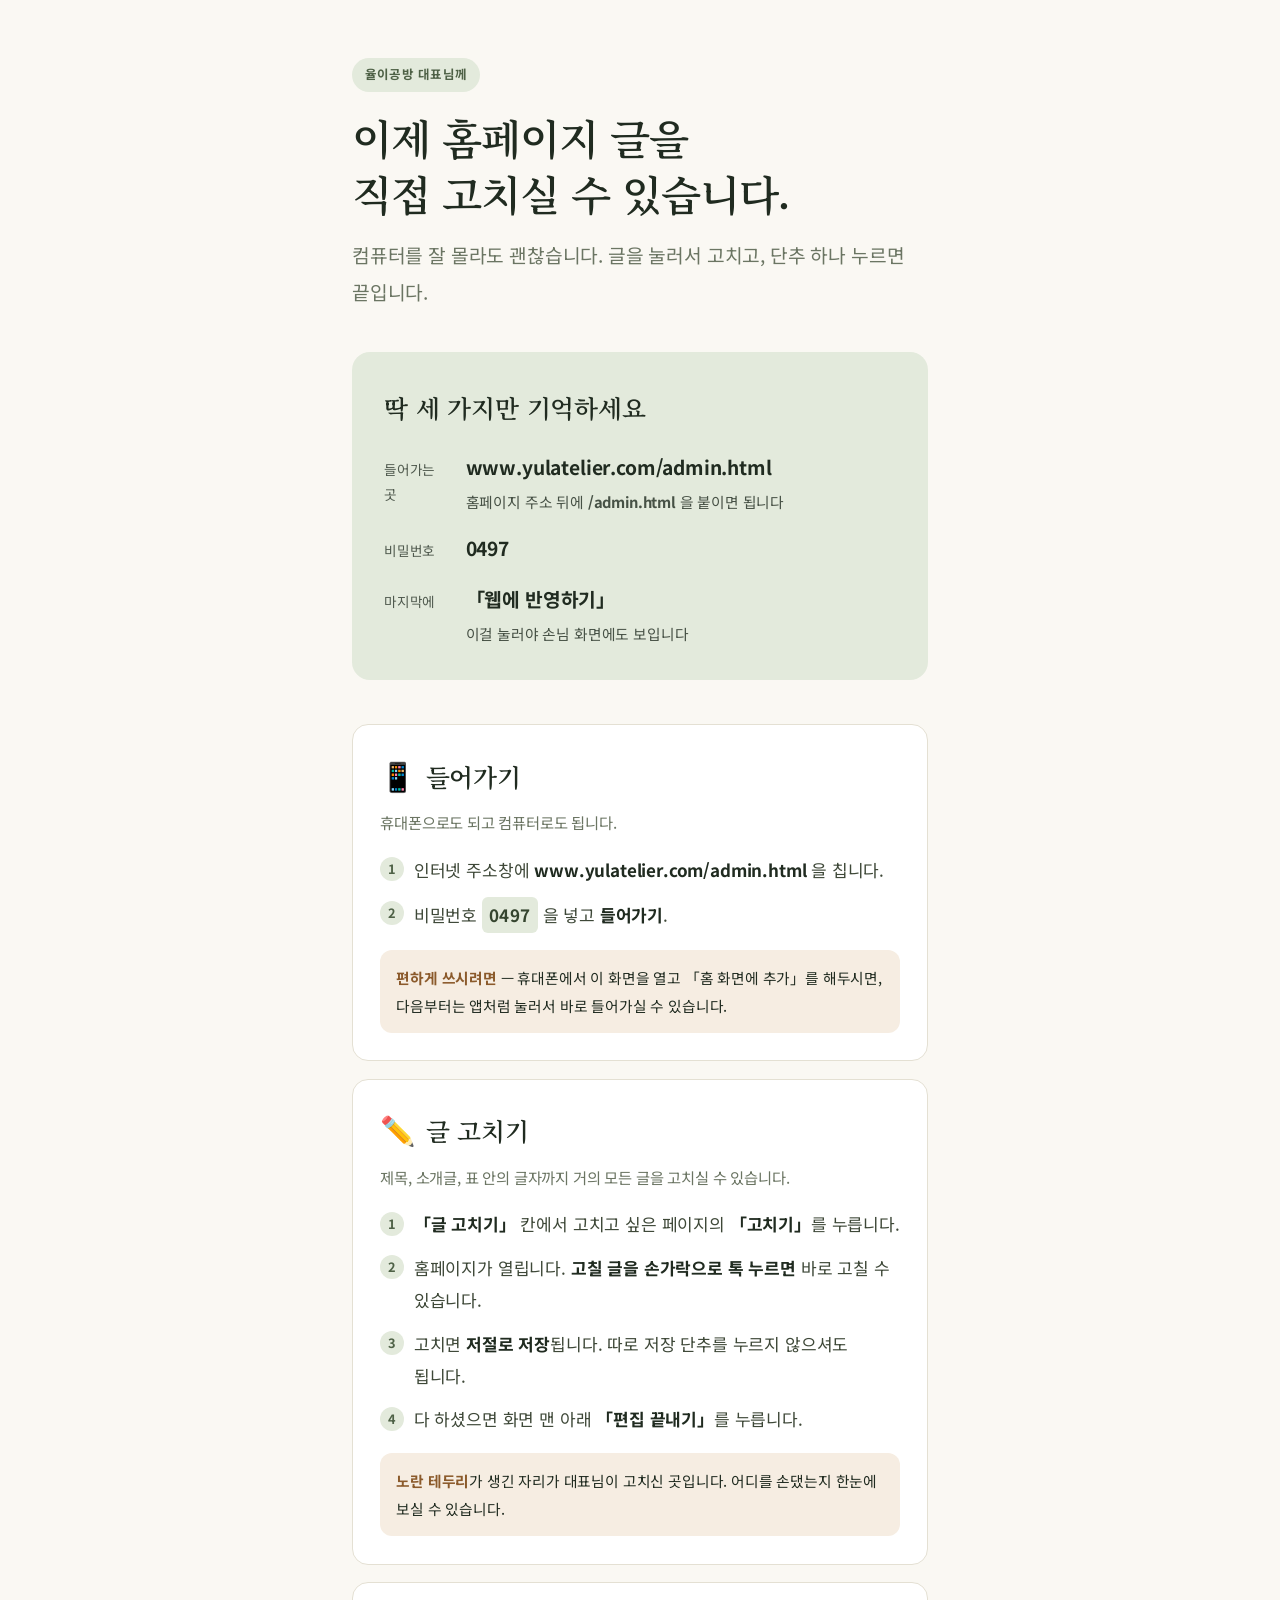
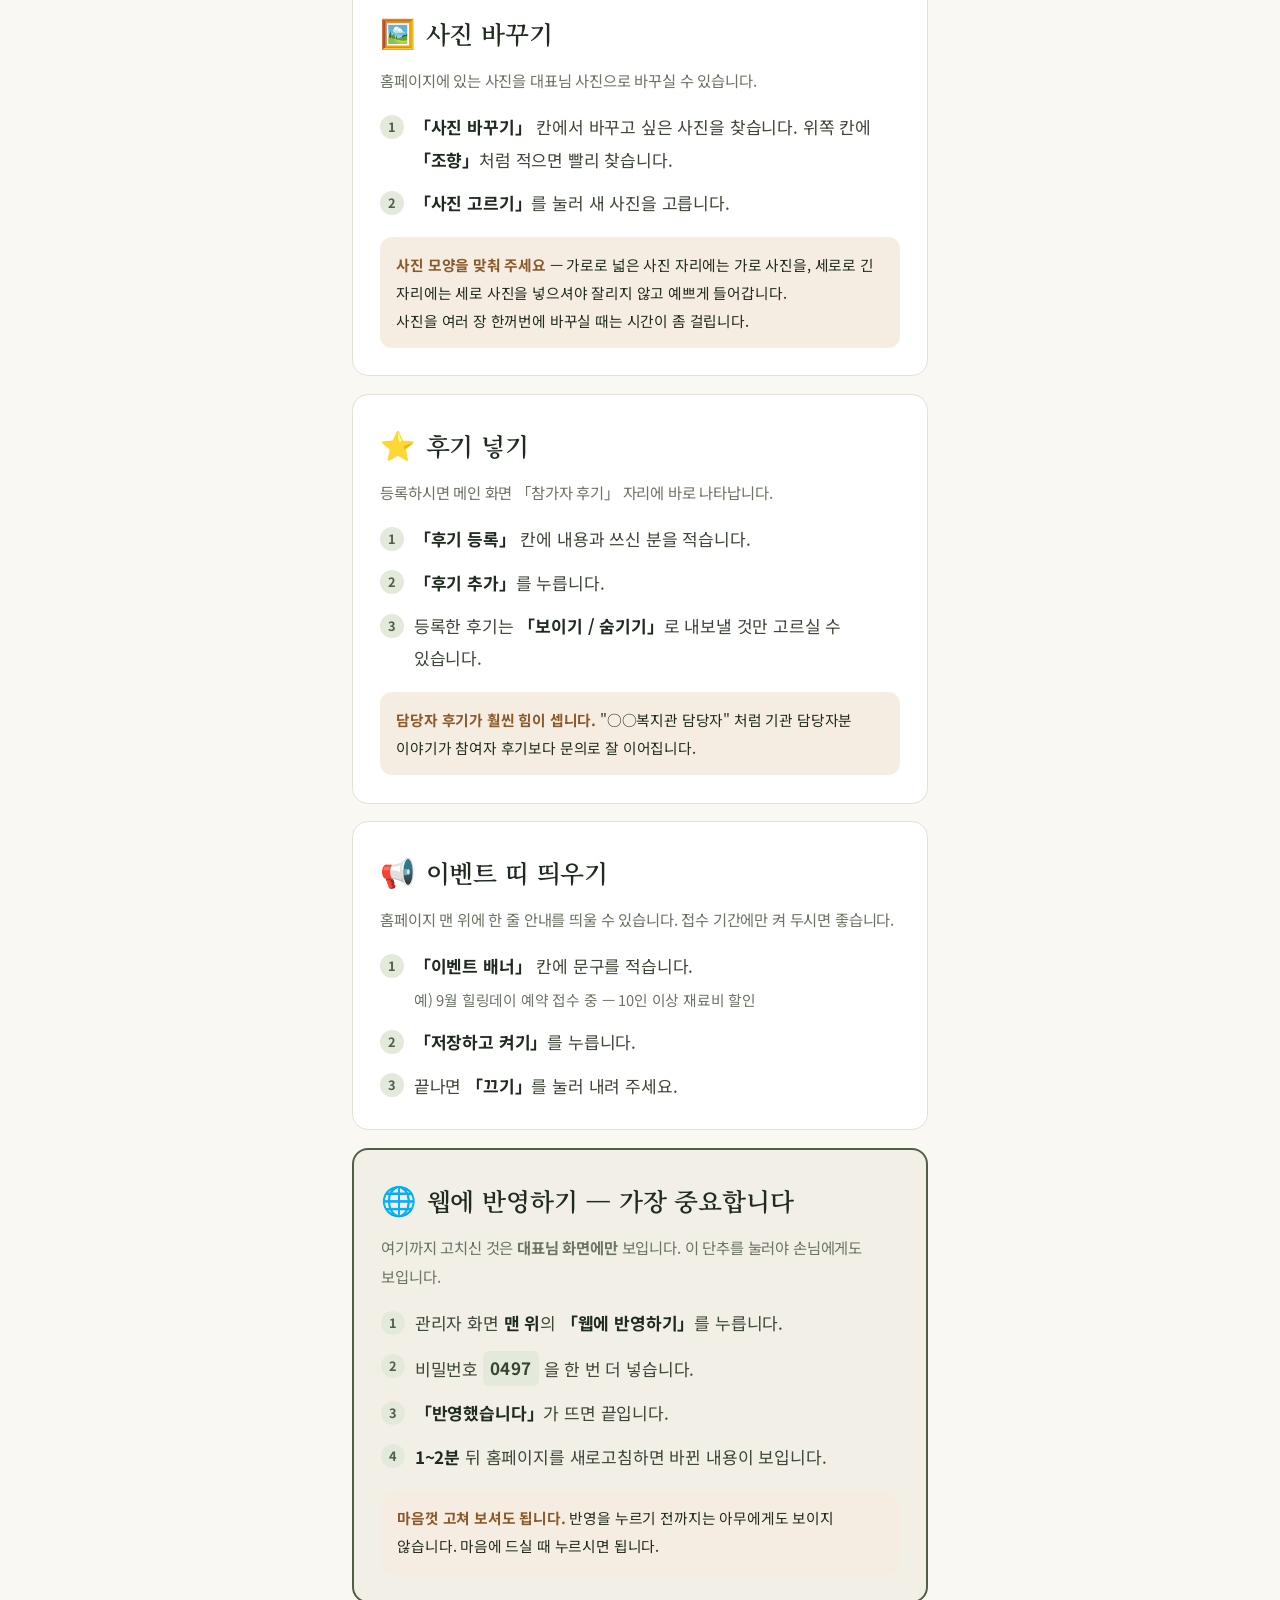
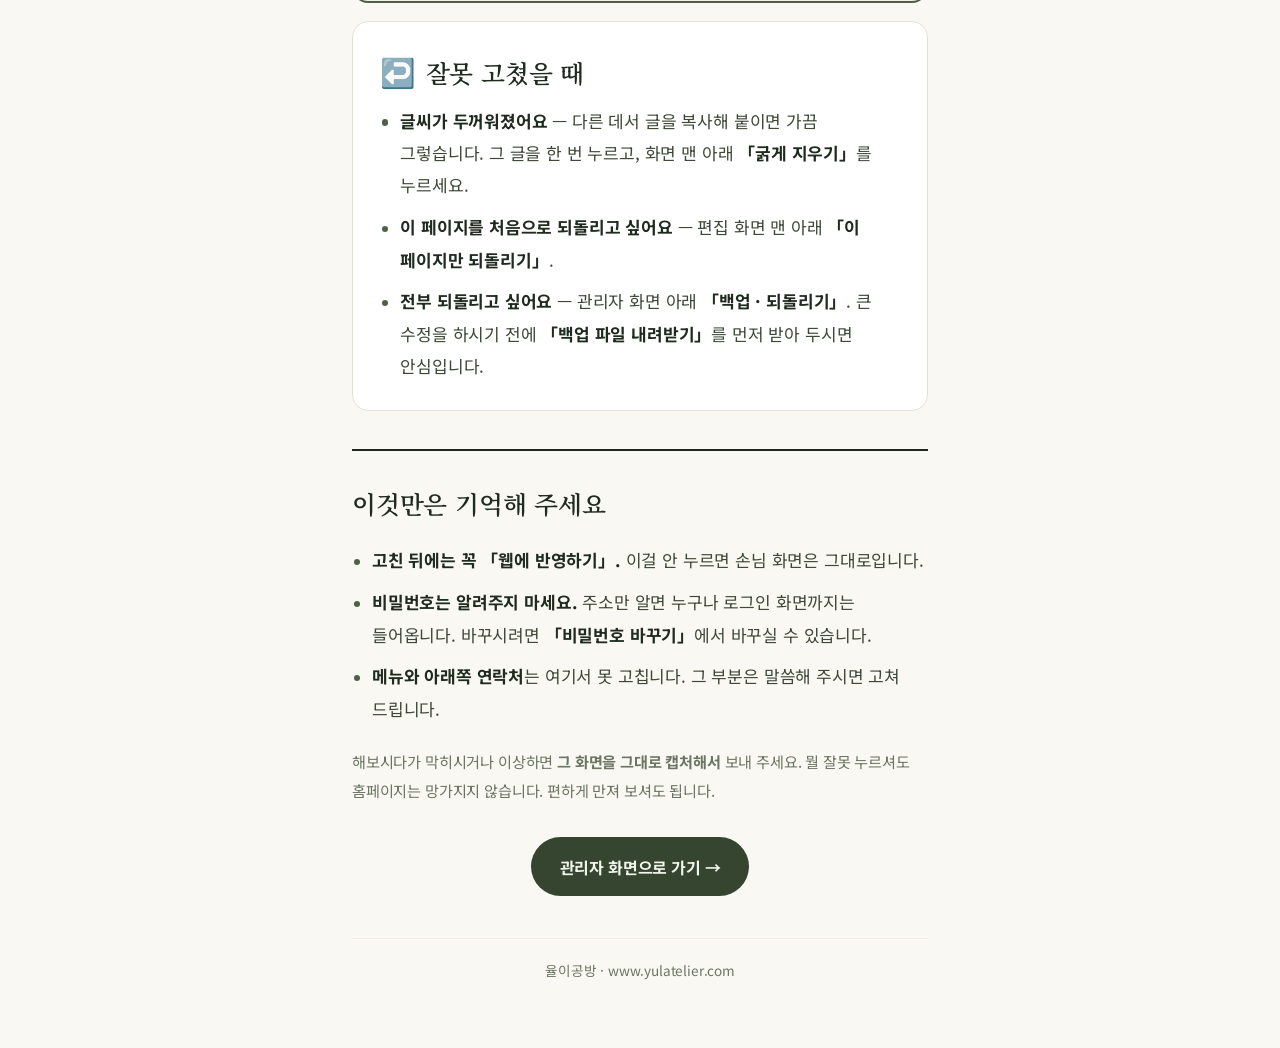
<file: guide.html>
<!DOCTYPE html>
<html lang="ko">
<head>
<meta charset="utf-8">
<meta name="viewport" content="width=device-width,initial-scale=1">
<meta name="robots" content="noindex,nofollow">
<title>율이공방 홈페이지 고치는 법</title>
<link rel="preconnect" href="https://fonts.googleapis.com">
<link rel="preconnect" href="https://fonts.gstatic.com" crossorigin>
<link rel="stylesheet" href="https://fonts.googleapis.com/css2?family=Noto+Serif+KR:wght@500;600;700&family=Noto+Sans+KR:wght@400;500;700&display=swap">

<style>
:root{
  --paper:#FAF8F3;
  --card:#FFFFFF;
  --sand:#F1EFE6;
  --ink:#202B20;
  --body:#3E4838;
  --soft:#6B7563;
  --sage:#4E6146;
  --sage-deep:#35452F;
  --sage-pale:#E3EADC;
  --clay:#8B5A2B;
  --clay-pale:#F6EDE2;
  --line:#E4E0D3;
  --line-soft:#EFEDE3;

  --h1:clamp(1.75rem,6.5vw,2.6rem);
  --h2:clamp(1.22rem,4.6vw,1.55rem);
  --big:clamp(1.05rem,3.9vw,1.2rem);
}
@media (prefers-color-scheme:dark){
  :root:not([data-theme="light"]){
    --paper:#15180F;
    --card:#1D2118;
    --sand:#252A1E;
    --ink:#EDF0E4;
    --body:#C7CEBB;
    --soft:#98A18C;
    --sage:#A8C098;
    --sage-deep:#C3D6B6;
    --sage-pale:#2C3626;
    --clay:#D6A472;
    --clay-pale:#33291C;
    --line:#2F3628;
    --line-soft:#262C20;
  }
}
:root[data-theme="dark"]{
  --paper:#15180F;
  --card:#1D2118;
  --sand:#252A1E;
  --ink:#EDF0E4;
  --body:#C7CEBB;
  --soft:#98A18C;
  --sage:#A8C098;
  --sage-deep:#C3D6B6;
  --sage-pale:#2C3626;
  --clay:#D6A472;
  --clay-pale:#33291C;
  --line:#2F3628;
  --line-soft:#262C20;
}

*,*::before,*::after{ box-sizing:border-box; }
body{
  margin:0;
  background:var(--paper);
  color:var(--body);
  font-family:'Noto Sans KR',system-ui,-apple-system,'Malgun Gothic',sans-serif;
  font-size:17px;
  line-height:1.9;
  letter-spacing:-.01em;
  word-break:keep-all;
  overflow-wrap:break-word;
}
.wrap{ max-width:40rem; margin:0 auto; padding:clamp(2rem,7vw,3.5rem) clamp(1.1rem,5vw,2rem) 4rem; }

h1,h2,h3{ font-family:'Noto Serif KR',serif; color:var(--ink); margin:0; text-wrap:balance; font-weight:600; }
p{ margin:0; }

/* ── 머리 ─────────────────────────── */
.hello{ margin-bottom:2.6rem; }
.hello .tag{
  display:inline-block; font-size:.78rem; font-weight:700; letter-spacing:.1em;
  color:var(--sage); background:var(--sage-pale);
  padding:.3rem .8rem; border-radius:99px; margin-bottom:1.1rem;
}
h1{ font-size:var(--h1); line-height:1.35; letter-spacing:-.025em; }
.hello p{ margin-top:1rem; font-size:var(--big); color:var(--soft); }

/* ── 딱 세 가지 ───────────────────── */
.three{
  background:var(--sage-deep); color:#F2F5EE;
  border-radius:18px; padding:clamp(1.4rem,5vw,2rem);
  margin-bottom:2.8rem;
}
:root:not([data-theme="light"]) .three,
:root[data-theme="dark"] .three{ background:var(--sage-pale); color:var(--ink); }
@media (prefers-color-scheme:dark){
  :root:not([data-theme="light"]) .three{ background:var(--sage-pale); color:var(--ink); }
}
.three h2{ color:inherit; font-size:var(--h2); margin-bottom:1.1rem; }
.three dl{ margin:0; display:flex; flex-direction:column; gap:.9rem; }
.three .row{ display:flex; gap:.9rem; align-items:baseline; }
.three dt{ flex:none; width:4.2rem; font-size:.85rem; opacity:.75; }
.three dd{ margin:0; font-weight:700; font-size:var(--big); }
.three .small{ font-weight:400; font-size:.92rem; opacity:.8; display:block; margin-top:.15rem; }

/* ── 일 카드 ──────────────────────── */
.job{
  background:var(--card); border:1px solid var(--line);
  border-radius:16px; padding:clamp(1.25rem,4.5vw,1.7rem);
  margin-bottom:1.1rem;
}
.job h2{ font-size:var(--h2); margin-bottom:.55rem; display:flex; gap:.6rem; align-items:baseline; }
.job h2 .em{ font-size:1.15em; line-height:1; }
.job > p{ color:var(--soft); font-size:.96rem; margin-bottom:1rem; }
.job.star{ border-color:var(--sage); border-width:2px; background:var(--sand); }

ol.steps{ margin:0; padding:0; list-style:none; counter-reset:s; display:flex; flex-direction:column; gap:.7rem; }
ol.steps li{ counter-increment:s; padding-left:2.1rem; position:relative; }
ol.steps li::before{
  content:counter(s); position:absolute; left:0; top:.28em;
  width:1.5rem; height:1.5rem; border-radius:50%;
  background:var(--sage-pale); color:var(--sage);
  font-size:.8rem; font-weight:700; line-height:1.5rem; text-align:center;
  font-family:'Noto Sans KR',sans-serif;
}
ol.steps b{ color:var(--ink); }

ul.plain{ margin:0; padding:0; list-style:none; display:flex; flex-direction:column; gap:.6rem; }
ul.plain li{ padding-left:1.25rem; position:relative; }
ul.plain li::before{
  content:''; position:absolute; left:.1rem; top:.85em;
  width:.4rem; height:.4rem; border-radius:50%; background:var(--sage);
}
ul.plain b{ color:var(--ink); }

.key{
  display:inline-block; font-weight:700; color:var(--sage-deep);
  background:var(--sage-pale); padding:.1rem .45rem; border-radius:6px;
  letter-spacing:.02em;
}
:root:not([data-theme="light"]) .key,
:root[data-theme="dark"] .key{ color:var(--sage-deep); }

.tip{
  margin-top:1.1rem; background:var(--clay-pale); border-radius:12px;
  padding:.85rem 1rem; font-size:.92rem; color:var(--ink);
}
.tip b{ color:var(--clay); }

/* ── 마무리 ───────────────────────── */
.last{ margin-top:2.4rem; border-top:2px solid var(--ink); padding-top:1.8rem; }
.last h2{ font-size:var(--h2); margin-bottom:1.1rem; }
.last .note{ font-size:.95rem; color:var(--soft); margin-top:1.4rem; }

footer{ margin-top:2.6rem; padding-top:1.2rem; border-top:1px solid var(--line-soft);
        font-size:.85rem; color:var(--soft); text-align:center; }

@media (prefers-reduced-motion:reduce){ *{ transition:none!important; animation:none!important; } }
</style>

<div class="wrap">

  <header class="hello">
    <span class="tag">율이공방 대표님께</span>
    <h1>이제 홈페이지 글을<br>직접 고치실 수 있습니다.</h1>
    <p>컴퓨터를 잘 몰라도 괜찮습니다. 글을 눌러서 고치고, 단추 하나 누르면 끝입니다.</p>
  </header>

  <section class="three">
    <h2>딱 세 가지만 기억하세요</h2>
    <dl>
      <div class="row">
        <dt>들어가는 곳</dt>
        <dd>www.yulatelier.com/admin.html
          <span class="small">홈페이지 주소 뒤에 <b>/admin.html</b> 을 붙이면 됩니다</span></dd>
      </div>
      <div class="row">
        <dt>비밀번호</dt>
        <dd>0497</dd>
      </div>
      <div class="row">
        <dt>마지막에</dt>
        <dd>「웹에 반영하기」
          <span class="small">이걸 눌러야 손님 화면에도 보입니다</span></dd>
      </div>
    </dl>
  </section>

  <section class="job">
    <h2><span class="em">📱</span>들어가기</h2>
    <p>휴대폰으로도 되고 컴퓨터로도 됩니다.</p>
    <ol class="steps">
      <li>인터넷 주소창에 <b>www.yulatelier.com/admin.html</b> 을 칩니다.</li>
      <li>비밀번호 <span class="key">0497</span> 을 넣고 <b>들어가기</b>.</li>
    </ol>
    <div class="tip"><b>편하게 쓰시려면</b> — 휴대폰에서 이 화면을 열고 「홈 화면에 추가」를 해두시면,
      다음부터는 앱처럼 눌러서 바로 들어가실 수 있습니다.</div>
  </section>

  <section class="job">
    <h2><span class="em">✏️</span>글 고치기</h2>
    <p>제목, 소개글, 표 안의 글자까지 거의 모든 글을 고치실 수 있습니다.</p>
    <ol class="steps">
      <li><b>「글 고치기」</b> 칸에서 고치고 싶은 페이지의 <b>「고치기」</b>를 누릅니다.</li>
      <li>홈페이지가 열립니다. <b>고칠 글을 손가락으로 톡 누르면</b> 바로 고칠 수 있습니다.</li>
      <li>고치면 <b>저절로 저장</b>됩니다. 따로 저장 단추를 누르지 않으셔도 됩니다.</li>
      <li>다 하셨으면 화면 맨 아래 <b>「편집 끝내기」</b>를 누릅니다.</li>
    </ol>
    <div class="tip"><b>노란 테두리</b>가 생긴 자리가 대표님이 고치신 곳입니다.
      어디를 손댔는지 한눈에 보실 수 있습니다.</div>
  </section>

  <section class="job">
    <h2><span class="em">🖼️</span>사진 바꾸기</h2>
    <p>홈페이지에 있는 사진을 대표님 사진으로 바꾸실 수 있습니다.</p>
    <ol class="steps">
      <li><b>「사진 바꾸기」</b> 칸에서 바꾸고 싶은 사진을 찾습니다. 위쪽 칸에 <b>「조향」</b>처럼 적으면 빨리 찾습니다.</li>
      <li><b>「사진 고르기」</b>를 눌러 새 사진을 고릅니다.</li>
    </ol>
    <div class="tip"><b>사진 모양을 맞춰 주세요</b> — 가로로 넓은 사진 자리에는 가로 사진을,
      세로로 긴 자리에는 세로 사진을 넣으셔야 잘리지 않고 예쁘게 들어갑니다.<br>
      사진을 여러 장 한꺼번에 바꾸실 때는 시간이 좀 걸립니다.</div>
  </section>

  <section class="job">
    <h2><span class="em">⭐</span>후기 넣기</h2>
    <p>등록하시면 메인 화면 「참가자 후기」 자리에 바로 나타납니다.</p>
    <ol class="steps">
      <li><b>「후기 등록」</b> 칸에 내용과 쓰신 분을 적습니다.</li>
      <li><b>「후기 추가」</b>를 누릅니다.</li>
      <li>등록한 후기는 <b>「보이기 / 숨기기」</b>로 내보낼 것만 고르실 수 있습니다.</li>
    </ol>
    <div class="tip"><b>담당자 후기가 훨씬 힘이 셉니다.</b>
      "○○복지관 담당자" 처럼 기관 담당자분 이야기가 참여자 후기보다 문의로 잘 이어집니다.</div>
  </section>

  <section class="job">
    <h2><span class="em">📢</span>이벤트 띠 띄우기</h2>
    <p>홈페이지 맨 위에 한 줄 안내를 띄울 수 있습니다. 접수 기간에만 켜 두시면 좋습니다.</p>
    <ol class="steps">
      <li><b>「이벤트 배너」</b> 칸에 문구를 적습니다.
        <br><span style="color:var(--soft);font-size:.92rem">예) 9월 힐링데이 예약 접수 중 — 10인 이상 재료비 할인</span></li>
      <li><b>「저장하고 켜기」</b>를 누릅니다.</li>
      <li>끝나면 <b>「끄기」</b>를 눌러 내려 주세요.</li>
    </ol>
  </section>

  <section class="job star">
    <h2><span class="em">🌐</span>웹에 반영하기 — 가장 중요합니다</h2>
    <p>여기까지 고치신 것은 <b>대표님 화면에만</b> 보입니다. 이 단추를 눌러야 손님에게도 보입니다.</p>
    <ol class="steps">
      <li>관리자 화면 <b>맨 위</b>의 <b>「웹에 반영하기」</b>를 누릅니다.</li>
      <li>비밀번호 <span class="key">0497</span> 을 한 번 더 넣습니다.</li>
      <li><b>「반영했습니다」</b>가 뜨면 끝입니다.</li>
      <li><b>1~2분</b> 뒤 홈페이지를 새로고침하면 바뀐 내용이 보입니다.</li>
    </ol>
    <div class="tip"><b>마음껏 고쳐 보셔도 됩니다.</b> 반영을 누르기 전까지는
      아무에게도 보이지 않습니다. 마음에 드실 때 누르시면 됩니다.</div>
  </section>

  <section class="job">
    <h2><span class="em">↩️</span>잘못 고쳤을 때</h2>
    <ul class="plain">
      <li><b>글씨가 두꺼워졌어요</b> — 다른 데서 글을 복사해 붙이면 가끔 그렇습니다.
        그 글을 한 번 누르고, 화면 맨 아래 <b>「굵게 지우기」</b>를 누르세요.</li>
      <li><b>이 페이지를 처음으로 되돌리고 싶어요</b> — 편집 화면 맨 아래
        <b>「이 페이지만 되돌리기」</b>.</li>
      <li><b>전부 되돌리고 싶어요</b> — 관리자 화면 아래 <b>「백업 · 되돌리기」</b>.
        큰 수정을 하시기 전에 <b>「백업 파일 내려받기」</b>를 먼저 받아 두시면 안심입니다.</li>
    </ul>
  </section>

  <section class="last">
    <h2>이것만은 기억해 주세요</h2>
    <ul class="plain">
      <li><b>고친 뒤에는 꼭 「웹에 반영하기」.</b> 이걸 안 누르면 손님 화면은 그대로입니다.</li>
      <li><b>비밀번호는 알려주지 마세요.</b> 주소만 알면 누구나 로그인 화면까지는 들어옵니다.
        바꾸시려면 <b>「비밀번호 바꾸기」</b>에서 바꾸실 수 있습니다.</li>
      <li><b>메뉴와 아래쪽 연락처</b>는 여기서 못 고칩니다. 그 부분은 말씀해 주시면 고쳐 드립니다.</li>
    </ul>
    <p class="note">해보시다가 막히시거나 이상하면 <b>그 화면을 그대로 캡처해서</b> 보내 주세요.
      뭘 잘못 누르셔도 홈페이지는 망가지지 않습니다. 편하게 만져 보셔도 됩니다.</p>
  </section>


  <p style="text-align:center;margin-top:2rem">
    <a href="admin.html" style="display:inline-block;padding:.9rem 1.8rem;border-radius:99px;
       background:var(--sage-deep);color:#F2F5EE;text-decoration:none;font-weight:700;font-size:1rem">
      관리자 화면으로 가기 &rarr;</a>
  </p>

  <footer>율이공방 · www.yulatelier.com</footer>
</div>

</body>
</html>
</file>
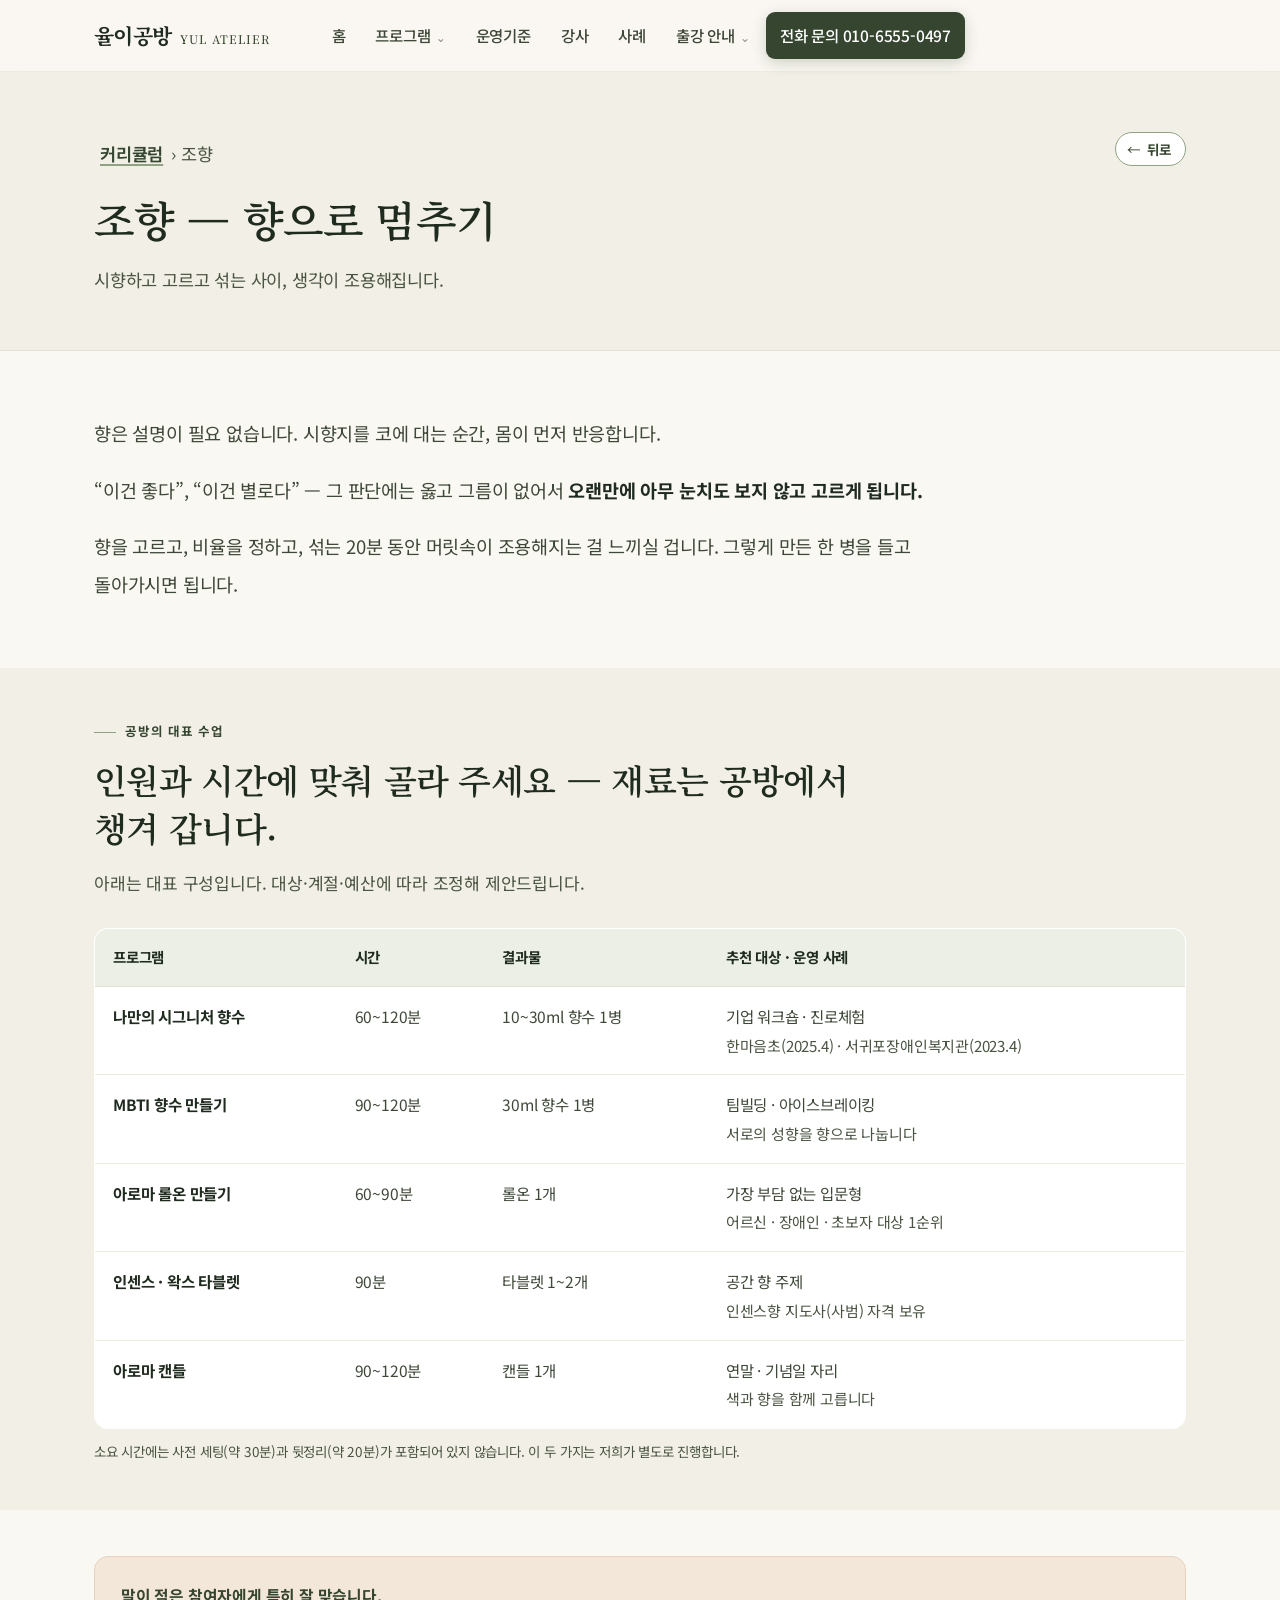
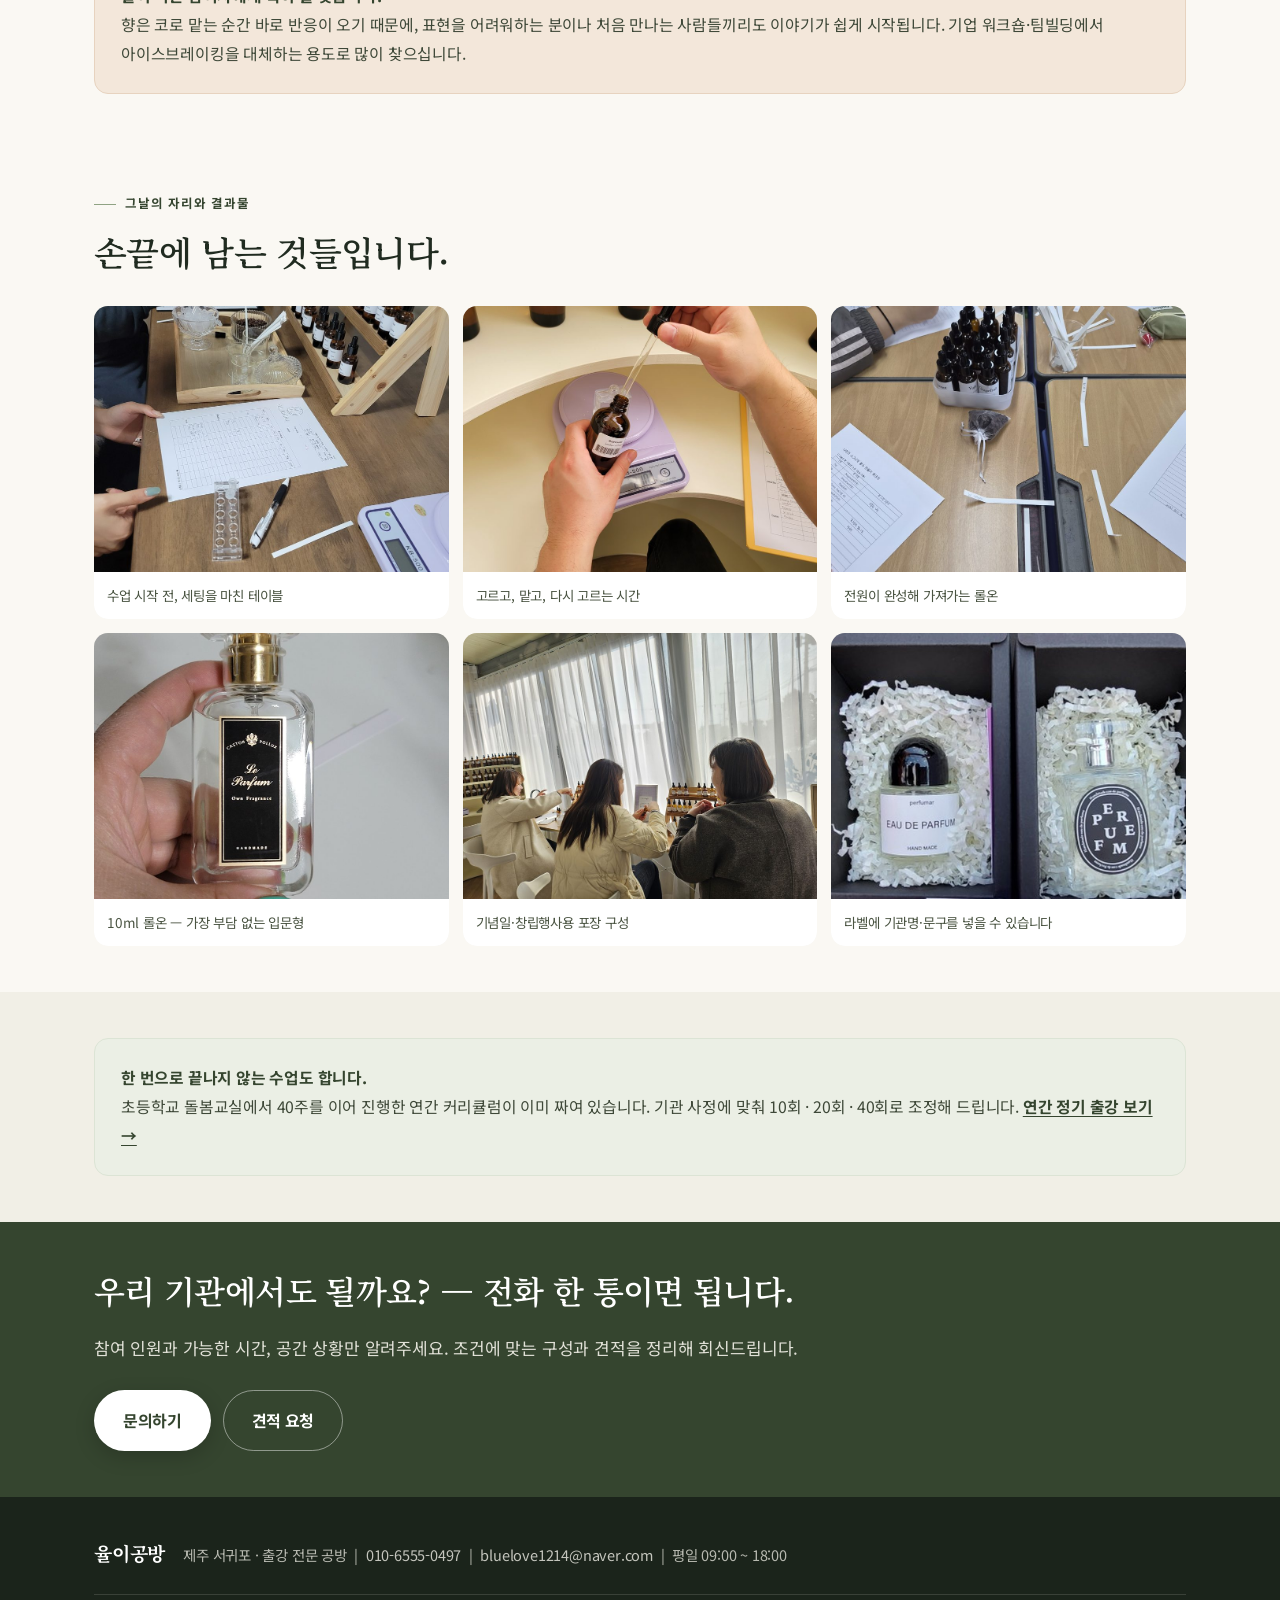
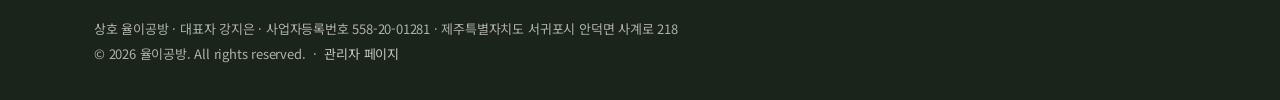
<file: scent.html>
<!DOCTYPE html>
<html lang="ko">
<head>
<meta charset="utf-8">
<meta name="viewport" content="width=device-width,initial-scale=1,viewport-fit=cover">
<title>조향 출강 수업 | 나만의 시그니처 향수 · MBTI 향수 · 아로마 롤온 — 율이공방</title>
<meta name="description" content="제주 조향 출강 수업. 나만의 시그니처 향수, MBTI 향수, 아로마 롤온, 인센스·왁스 타블렛, 아로마 캔들. 60~120분, 초보자 기준 설계로 전원 완성. 기업 워크숍·진로체험·복지관 출강.">
<meta name="keywords" content="제주 향수 만들기 출강, 시그니처 향수 클래스, MBTI 향수, 아로마 롤온 만들기, 조향 체험 출강, 기업 워크숍 향수, 진로체험 조향사, 아로마 캔들 수업, 인센스 만들기">
<link rel="canonical" href="https://www.yulatelier.com/scent.html">
<meta property="og:type" content="article">
<meta property="og:site_name" content="율이공방">
<meta property="og:locale" content="ko_KR">
<meta property="og:url" content="https://www.yulatelier.com/scent.html">
<meta property="og:title" content="조향 — 향으로 멈추기 | 율이공방">
<meta property="og:description" content="시향하고 고르고 섞는 사이, 생각이 조용해집니다.">
<meta property="og:image" content="https://www.yulatelier.com/og-cover.jpg">
<meta property="og:image:width" content="1200">
<meta property="og:image:height" content="630">
<meta property="og:image:type" content="image/jpeg">
<meta name="twitter:card" content="summary_large_image">
<meta name="twitter:image" content="https://www.yulatelier.com/og-cover.jpg">
<meta name="theme-color" content="#35452F">
<link rel="preconnect" href="https://fonts.googleapis.com">
<link rel="preconnect" href="https://fonts.gstatic.com" crossorigin>
<link href="https://fonts.googleapis.com/css2?family=Noto+Sans+KR:wght@400;500;700&family=Noto+Serif+KR:wght@500;600;700&display=optional" rel="stylesheet">
<link rel="stylesheet" href="assets/style.css?v=30">
<link rel="icon" href="/favicon.ico" sizes="any">
<link rel="icon" href="/favicon.svg" type="image/svg+xml">
<link rel="apple-touch-icon" href="/apple-touch-icon.png">
<!-- 검색엔진 소유확인 — 등록하면 아래 두 줄의 주석을 풀고 코드를 넣으세요
<meta name="naver-site-verification" content="여기에 네이버 코드">
<meta name="google-site-verification" content="여기에 구글 코드">
-->
<script type="application/ld+json">
{
 "@context": "https://schema.org",
 "@graph": [
  {
   "@type": "BreadcrumbList",
   "itemListElement": [
    {
     "@type": "ListItem",
     "position": 1,
     "name": "홈",
     "item": "https://www.yulatelier.com/"
    },
    {
     "@type": "ListItem",
     "position": 2,
     "name": "커리큘럼"
    },
    {
     "@type": "ListItem",
     "position": 3,
     "name": "조향",
     "item": "https://www.yulatelier.com/scent.html"
    }
   ]
  },
  {
   "@type": "Service",
   "@id": "https://www.yulatelier.com/scent.html#service",
   "name": "조향 · 향으로 멈추기",
   "serviceType": "조향 출강 수업",
   "description": "시향하고 고르고 섞는 사이, 생각이 조용해집니다.",
   "provider": {
    "@id": "https://www.yulatelier.com/#org"
   },
   "areaServed": ["제주특별자치도"],
   "audience": {
    "@type": "Audience",
    "audienceType": "기업 · 공공기관 · 학교 · 복지관 담당자"
   },
   "hasOfferCatalog": {
    "@type": "OfferCatalog",
    "name": "조향 대표 프로그램",
    "itemListElement": [
     {
      "@type": "Offer",
      "itemOffered": {
       "@type": "Service",
       "name": "나만의 시그니처 향수",
       "description": "소요 60~120분 · 결과물 10~30ml 향수 1병"
      }
     },
     {
      "@type": "Offer",
      "itemOffered": {
       "@type": "Service",
       "name": "MBTI 향수 만들기",
       "description": "소요 90~120분 · 결과물 30ml 향수 1병"
      }
     },
     {
      "@type": "Offer",
      "itemOffered": {
       "@type": "Service",
       "name": "아로마 롤온 만들기",
       "description": "소요 60~90분 · 결과물 롤온 1개"
      }
     },
     {
      "@type": "Offer",
      "itemOffered": {
       "@type": "Service",
       "name": "인센스 · 왁스 타블렛",
       "description": "소요 90분 · 결과물 타블렛 1~2개"
      }
     },
     {
      "@type": "Offer",
      "itemOffered": {
       "@type": "Service",
       "name": "아로마 캔들",
       "description": "소요 90~120분 · 결과물 캔들 1개"
      }
     }
    ]
   }
  }
 ]
}
</script>
</head>
<body>

<header class="hd">
  <div class="wrap hd-in">
    <a class="logo" href="index.html">율이공방<em>YUL ATELIER</em></a>
    <button class="burger" aria-label="메뉴 열기" aria-expanded="false"><span></span><span></span><span></span></button>
    <nav class="nav">
      <a href="index.html#top">홈</a>
      <span class="drop"><a href="index.html#curriculum">프로그램</a>
        <span class="drop-menu">
          <a href="scent.html">조향</a>
          <a href="color.html">컬러테라피</a>
          <a href="eco.html">환경수업</a>
          <a href="tour.html">기념품</a>
        </span>
      </span>
      <a href="index.html#promises">운영기준</a>
      <a href="index.html#teacher">강사</a>
      <a href="index.html#portfolio">사례</a>
      <span class="drop"><a href="index.html#flow">출강 안내</a>
        <span class="drop-menu">
          <a href="index.html#flow">진행 구성 (90분)</a>
          <a href="index.html#annual">정기 과정</a>
          <a href="index.html#faq">자주 묻는 질문</a>
        </span>
      </span>
      <a class="btn-ask" href="tel:01065550497">전화 문의 010-6555-0497</a>
    </nav>
  </div>
</header>

<main>

<section class="phead">
  <div class="wrap">
    <p class="crumb"><a href="index.html#curriculum">커리큘럼</a> › 조향</p>
    <h1 data-cms="scent-0f444561">조향 — 향으로 멈추기</h1>
    <p data-cms="scent-b8ca78b1">시향하고 고르고 섞는 사이, 생각이 조용해집니다.</p>
  </div>
</section>

<section class="sec">
  <div class="wrap"><div class="col">
    <div class="script" data-cms="scent-intro">
      <p data-cms="scent-3e8cf1b9">향은 설명이 필요 없습니다. 시향지를 코에 대는 순간, 몸이 먼저 반응합니다.</p>
      <p data-cms="scent-d151bd79">“이건 좋다”, “이건 별로다” — 그 판단에는 옳고 그름이 없어서
        <strong>오랜만에 아무 눈치도 보지 않고 고르게 됩니다.</strong></p>
      <p data-cms="scent-fabcc3ec">향을 고르고, 비율을 정하고, 섞는 20분 동안 머릿속이 조용해지는 걸 느끼실 겁니다.
        그렇게 만든 한 병을 들고 돌아가시면 됩니다.</p>
    </div>
  </div></div>
</section>

<section class="sec tight alt" id="program">
  <div class="wrap">
    <div class="sec-head">
      <span class="eyebrow">공방의 대표 수업</span>
      <h2 data-cms="scent-5f62170b">인원과 시간에 맞춰 골라 주세요 — 재료는 공방에서 챙겨 갑니다.</h2>
      <p data-cms="scent-784f49ea">아래는 대표 구성입니다. 대상·계절·예산에 따라 조정해 제안드립니다.</p>
    </div>
    <div class="tbl-scroll">
      <table class="">
        <thead><tr><th data-cms="scent-14bf7f79">프로그램</th><th data-cms="scent-6c35133c">시간</th><th data-cms="scent-abf763fe">결과물</th><th data-cms="scent-5ee0eca5">추천 대상 · 운영 사례</th></tr></thead>
        <tbody>
          <tr><td data-cms="scent-eb661091"><strong>나만의 시그니처 향수</strong></td><td data-cms="scent-3efe8f22">60~120분</td><td data-cms="scent-b303eee5">10~30ml 향수 1병</td><td data-cms="scent-cd3ee5d3">기업 워크숍 · 진로체험<br><span class='quiet'>한마음초(2025.4) · 서귀포장애인복지관(2023.4)</span></td></tr>
          <tr><td data-cms="scent-2574ce16"><strong>MBTI 향수 만들기</strong></td><td data-cms="scent-57bae77a">90~120분</td><td data-cms="scent-1069f1f2">30ml 향수 1병</td><td data-cms="scent-47558818">팀빌딩 · 아이스브레이킹<br><span class='quiet'>서로의 성향을 향으로 나눕니다</span></td></tr>
          <tr><td data-cms="scent-2399c683"><strong>아로마 롤온 만들기</strong></td><td data-cms="scent-abf70fbf">60~90분</td><td data-cms="scent-7170f8e3">롤온 1개</td><td data-cms="scent-86c54dd5">가장 부담 없는 입문형<br><span class='quiet'>어르신 · 장애인 · 초보자 대상 1순위</span></td></tr>
          <tr><td data-cms="scent-3f4e3bb7"><strong>인센스 · 왁스 타블렛</strong></td><td data-cms="scent-2f5c88ab">90분</td><td data-cms="scent-583086f4">타블렛 1~2개</td><td data-cms="scent-c9e22daf">공간 향 주제<br><span class='quiet'>인센스향 지도사(사범) 자격 보유</span></td></tr>
          <tr><td data-cms="scent-ea811b35"><strong>아로마 캔들</strong></td><td data-cms="scent-57bae77a-2">90~120분</td><td data-cms="scent-7aff6abe">캔들 1개</td><td data-cms="scent-eb5f4d11">연말 · 기념일 자리<br><span class='quiet'>색과 향을 함께 고릅니다</span></td></tr>
        </tbody>
      </table>
    </div>
    <p class="tbl-note" data-cms="scent-7d7c49bd">소요 시간에는 사전 세팅(약 30분)과 뒷정리(약 20분)가 포함되어 있지 않습니다. 이 두 가지는 저희가 별도로 진행합니다.</p>
  </div>
</section>

<section class="sec tight">
  <div class="wrap">
    <div class="note warm" data-cms="scent-38485ea8">
      <b>말이 적은 참여자에게 특히 잘 맞습니다.</b><br>
      향은 코로 맡는 순간 바로 반응이 오기 때문에, 표현을 어려워하는 분이나 처음 만나는 사람들끼리도 이야기가 쉽게 시작됩니다.
      기업 워크숍·팀빌딩에서 아이스브레이킹을 대체하는 용도로 많이 찾으십니다.
    </div>
  </div>
</section>

<section class="sec tight">
  <div class="wrap">
    <div class="sec-head"><span class="eyebrow">그날의 자리와 결과물</span><h2 data-cms="scent-d5c52442">손끝에 남는 것들입니다.</h2></div>
    <div class="gal">
      <figure><img src="assets/img/g-scent-2.jpg" alt="출강 전 세팅을 마친 조향 테이블 — 에센셜 오일과 조향 노트" width="900" height="675" loading="lazy"><figcaption data-cms="scent-e881e57b">수업 시작 전, 세팅을 마친 테이블</figcaption></figure>
      <figure><img src="assets/img/g-scent-1.jpg" alt="참여자가 조향 랙에서 오일을 고르는 손" width="900" height="675" loading="lazy"><figcaption data-cms="scent-3633d881">고르고, 맡고, 다시 고르는 시간</figcaption></figure>
      <figure><img src="assets/img/g-scent-3.jpg" alt="완성된 아로마 롤온이 줄지어 놓인 모습" width="900" height="675" loading="lazy"><figcaption data-cms="scent-4ade2ee9">전원이 완성해 가져가는 롤온</figcaption></figure>
      <figure><img src="assets/img/g-scent-5.jpg" alt="유칼립투스와 함께 놓인 롤온 향수" width="900" height="675" loading="lazy"><figcaption data-cms="scent-9efdcda0">10ml 롤온 — 가장 부담 없는 입문형</figcaption></figure>
      <figure><img src="assets/img/g-scent-4.jpg" alt="커피 원두와 함께 포장된 시그니처 향수 선물 상자" width="900" height="675" loading="lazy"><figcaption data-cms="scent-05dc85f2">기념일·창립행사용 포장 구성</figcaption></figure>
      <figure><img src="assets/img/g-scent-6.jpg" alt="포장을 마친 시그니처 향수 상자" width="900" height="675" loading="lazy"><figcaption data-cms="scent-b181c890">라벨에 기관명·문구를 넣을 수 있습니다</figcaption></figure>
    </div>
  </div>
</section>

<section class="sec tight alt">
  <div class="wrap">
    <div class="note" data-cms="scent-ee387155">
      <b>한 번으로 끝나지 않는 수업도 합니다.</b><br>
      초등학교 돌봄교실에서 40주를 이어 진행한 연간 커리큘럼이 이미 짜여 있습니다.
      기관 사정에 맞춰 10회 · 20회 · 40회로 조정해 드립니다.
      <a href="index.html#annual" style="font-weight:700">연간 정기 출강 보기 →</a>
    </div>
  </div>
</section>

<section class="sec tight cta">
  <div class="wrap">
    <h2 data-cms="scent-6d1d6e11">우리 기관에서도 될까요? — 전화 한 통이면 됩니다.</h2>
    <p style="margin-bottom:26px" data-cms="scent-1a071cc9">참여 인원과 가능한 시간, 공간 상황만 알려주세요. 조건에 맞는 구성과 견적을 정리해 회신드립니다.</p>
    <div class="btn-row">
      <a class="btn btn-primary" href="tel:01065550497">문의하기</a>
        <a class="btn btn-ghost" href="mailto:bluelove1214@naver.com?subject=%5B%EC%9C%A4%EC%9D%B4%EA%B3%B5%EB%B0%A9%5D%20%EC%B6%9C%EA%B0%95%20%EA%B2%AC%EC%A0%81%20%EC%9A%94%EC%B2%AD&body=%EA%B8%B0%EA%B4%80%C2%B7%ED%9A%8C%EC%82%AC%EB%AA%85%3A%0D%0A%EB%8B%B4%EB%8B%B9%EC%9E%90%20%EC%84%B1%ED%95%A8%3A%0D%0A%EC%97%B0%EB%9D%BC%EC%B2%98%3A%0D%0A%EC%B0%B8%EC%97%AC%20%EC%9D%B8%EC%9B%90%3A%0D%0A%ED%9D%AC%EB%A7%9D%20%EC%9D%BC%EC%A0%95%3A%0D%0A%ED%9D%AC%EB%A7%9D%20%ED%94%84%EB%A1%9C%EA%B7%B8%EB%9E%A8%3A%0D%0A%EC%98%88%EC%82%B0%20%EB%B2%94%EC%9C%84%3A%0D%0A%EA%B3%B5%EA%B0%84%20%EC%A1%B0%EA%B1%B4(%EC%A0%84%EA%B8%B0%C2%B7%EC%88%98%EB%8F%84%20%EC%97%AC%EB%B6%80)%3A">견적 요청</a>
    </div>
  </div>
</section>

</main>

<footer class="ft">
  <div class="wrap ft-slim">
    <p class="name">율이공방</p>
    <p class="line">제주 서귀포 · 출강 전문 공방 &nbsp;|&nbsp;
      <a href="tel:01065550497">010-6555-0497</a> &nbsp;|&nbsp;
      <a href="mailto:bluelove1214@naver.com">bluelove1214@naver.com</a> &nbsp;|&nbsp;
      평일 09:00 ~ 18:00</p>
  </div>
  <div class="wrap">
    <p class="ft-note">상호 율이공방 · 대표자 강지은 · 사업자등록번호 558-20-01281 · 제주특별자치도 서귀포시 안덕면 사계로 218<br>
      © 2026 율이공방. All rights reserved. &nbsp;·&nbsp; <a href="admin.html" class="admin-link">관리자 페이지</a></p>
  </div>
</footer>

<nav class="bar" aria-label="빠른 연락">
  <a class="tel" href="tel:01065550497">전화하기</a>
  <a class="kko" href="sms:01065550497">문자 문의</a>
</nav>

<script src="content.js"></script>   <!-- 관리자 페이지에서 「웹에 반영하기」로 올린 내용 (site.js 보다 먼저 읽혀야 한다) -->
<script src="assets/site.js?v=30"></script>
</body>
</html>
</file>
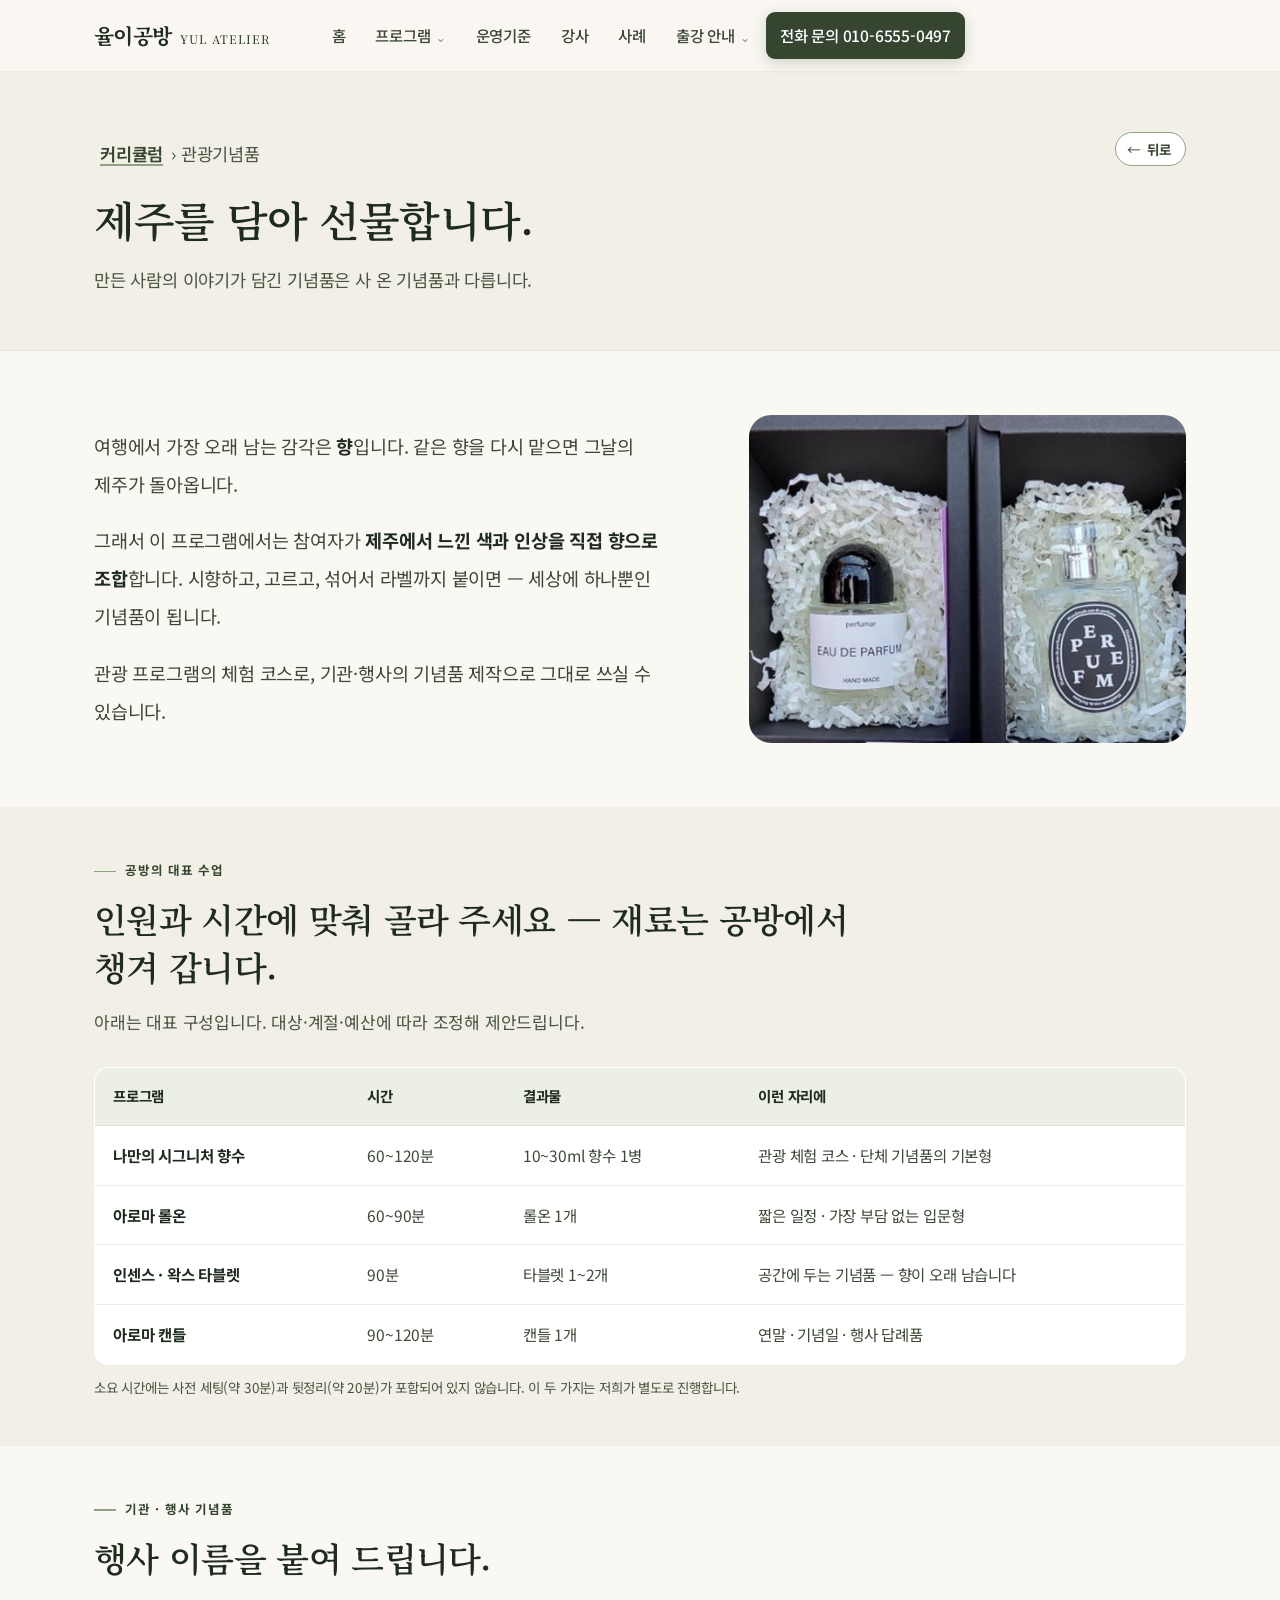
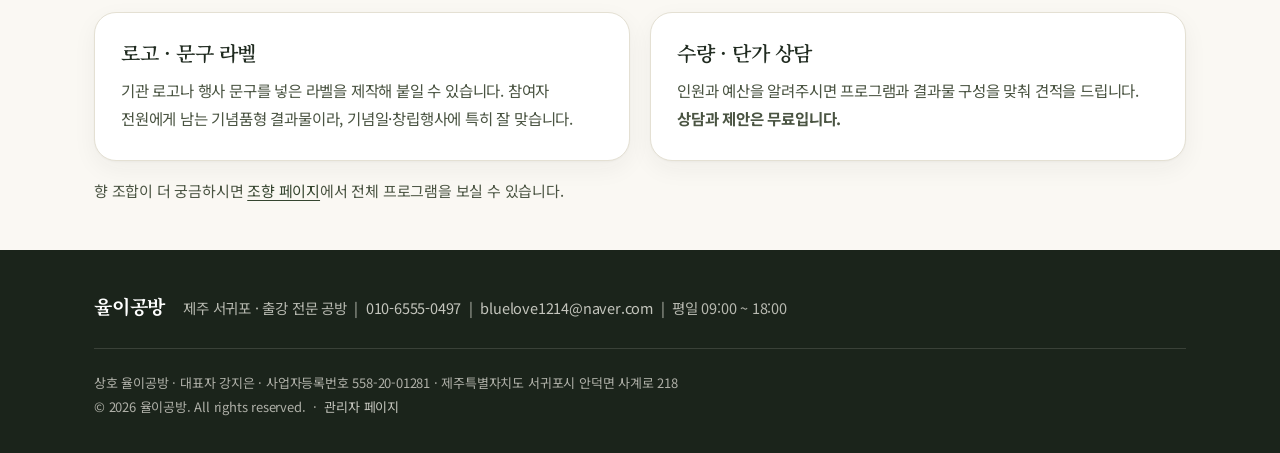
<file: tour.html>
<!DOCTYPE html>
<html lang="ko">
<head>
<meta charset="utf-8">
<meta name="viewport" content="width=device-width,initial-scale=1,viewport-fit=cover">
<title>관광기념품 향수 만들기 | 제주 감성 시그니처 향수 · 단체 체험 — 율이공방</title>
<meta name="description" content="제주의 색과 향을 담은 관광기념품 향수 만들기. 시그니처 향수·아로마 롤온·왁스 타블렛·아로마 캔들. 관광 상품, 기관·행사 기념품으로 그대로 쓸 수 있는 단체 체험 프로그램. 제주 전역 출강.">
<meta name="keywords" content="제주 관광기념품, 제주 향수 만들기, 관광상품 체험, 기관 기념품 제작, 단체 향수 체험, 제주 시그니처 향수, 행사 기념품, 제주 출강">
<link rel="canonical" href="https://www.yulatelier.com/tour.html">
<meta property="og:type" content="article">
<meta property="og:site_name" content="율이공방">
<meta property="og:locale" content="ko_KR">
<meta property="og:url" content="https://www.yulatelier.com/tour.html">
<meta property="og:title" content="관광기념품 향수 만들기 | 율이공방">
<meta property="og:description" content="제주의 색과 향을 담아 선물합니다. 관광 상품·기관 기념품용 단체 체험.">
<meta property="og:image" content="https://www.yulatelier.com/og-cover.jpg">
<meta property="og:image:width" content="1200">
<meta property="og:image:height" content="630">
<meta name="twitter:card" content="summary_large_image">
<meta name="twitter:image" content="https://www.yulatelier.com/og-cover.jpg">
<meta name="theme-color" content="#35452F">
<link rel="icon" href="/favicon.ico" sizes="any">
<link rel="icon" href="/favicon.svg" type="image/svg+xml">
<link rel="apple-touch-icon" href="/apple-touch-icon.png">
<link rel="preconnect" href="https://fonts.googleapis.com">
<link rel="preconnect" href="https://fonts.gstatic.com" crossorigin>
<link href="https://fonts.googleapis.com/css2?family=Noto+Sans+KR:wght@400;500;700&family=Noto+Serif+KR:wght@500;600;700&display=optional" rel="stylesheet">
<link rel="stylesheet" href="assets/style.css?v=30">
<script type="application/ld+json">
{ "@context":"https://schema.org",
  "@graph":[
    { "@type":"BreadcrumbList",
      "itemListElement":[
        {"@type":"ListItem","position":1,"name":"홈","item":"https://www.yulatelier.com/"},
        {"@type":"ListItem","position":2,"name":"커리큘럼","item":"https://www.yulatelier.com/#curriculum"},
        {"@type":"ListItem","position":3,"name":"관광기념품 · 향수","item":"https://www.yulatelier.com/tour.html"}
      ] },
    { "@type":"Service",
      "name":"관광기념품 향수 만들기 — 제주 감성 시그니처 향수",
      "serviceType":"단체 체험 프로그램 · 기념품 제작",
      "provider":{ "@id":"https://www.yulatelier.com/#org" },
      "areaServed":["제주특별자치도"] }
  ]}
</script>
</head>
<body>

<header class="hd">
  <div class="wrap hd-in">
    <a class="logo" href="index.html">율이공방<em>YUL ATELIER</em></a>
    <button class="burger" aria-label="메뉴 열기" aria-expanded="false"><span></span><span></span><span></span></button>
    <nav class="nav">
      <a href="index.html#top">홈</a>
      <span class="drop"><a href="index.html#curriculum">프로그램</a>
        <span class="drop-menu">
          <a href="scent.html">조향</a>
          <a href="color.html">컬러테라피</a>
          <a href="eco.html">환경수업</a>
          <a href="tour.html">기념품</a>
        </span>
      </span>
      <a href="index.html#promises">운영기준</a>
      <a href="index.html#teacher">강사</a>
      <a href="index.html#portfolio">사례</a>
      <span class="drop"><a href="index.html#flow">출강 안내</a>
        <span class="drop-menu">
          <a href="index.html#flow">진행 구성 (90분)</a>
          <a href="index.html#annual">정기 과정</a>
          <a href="index.html#faq">자주 묻는 질문</a>
        </span>
      </span>
      <a class="btn-ask" href="tel:01065550497">전화 문의 010-6555-0497</a>
    </nav>
  </div>
</header>

<main>

<section class="phead">
  <div class="wrap">
    <p class="crumb"><a href="index.html#curriculum">커리큘럼</a> › 관광기념품</p>
    <h1 data-cms="tour-66bb74db">제주를 담아 선물합니다.</h1>
    <p data-cms="tour-1c5b93c1">만든 사람의 이야기가 담긴 기념품은 사 온 기념품과 다릅니다.</p>
  </div>
</section>

<section class="sec">
  <div class="wrap split mid">
    <div class="script">
      <p data-cms="tour-0a51bf9c">여행에서 가장 오래 남는 감각은 <strong>향</strong>입니다.
        같은 향을 다시 맡으면 그날의 제주가 돌아옵니다.</p>
      <p data-cms="tour-456f8c0d">그래서 이 프로그램에서는 참여자가 <strong>제주에서 느낀 색과 인상을 직접 향으로 조합</strong>합니다.
        시향하고, 고르고, 섞어서 라벨까지 붙이면 — 세상에 하나뿐인 기념품이 됩니다.</p>
      <p data-cms="tour-ad8e385c">관광 프로그램의 체험 코스로, 기관·행사의 기념품 제작으로 그대로 쓰실 수 있습니다.</p>
    </div>
    <img src="assets/img/card-tour.jpg" alt="선물 상자에 담긴 수제 향수 두 병" style="border-radius:var(--radius-lg)" width="1000" height="750" loading="lazy">
  </div>
</section>

<section class="sec tight alt">
  <div class="wrap">
    <div class="sec-head">
      <span class="eyebrow">공방의 대표 수업</span>
      <h2 data-cms="tour-5f62170b">인원과 시간에 맞춰 골라 주세요 — 재료는 공방에서 챙겨 갑니다.</h2>
      <p data-cms="tour-784f49ea">아래는 대표 구성입니다. 대상·계절·예산에 따라 조정해 제안드립니다.</p>
    </div>
    <div class="tbl-scroll">
      <table>
        <thead><tr><th data-cms="tour-14bf7f79">프로그램</th><th data-cms="tour-6c35133c">시간</th><th data-cms="tour-abf763fe">결과물</th><th data-cms="tour-326c8625">이런 자리에</th></tr></thead>
        <tbody>
          <tr><td data-cms="tour-eb661091"><strong>나만의 시그니처 향수</strong></td><td data-cms="tour-3efe8f22">60~120분</td><td data-cms="tour-b303eee5">10~30ml 향수 1병</td><td data-cms="tour-41213256">관광 체험 코스 · 단체 기념품의 기본형</td></tr>
          <tr><td data-cms="tour-e757216c"><strong>아로마 롤온</strong></td><td data-cms="tour-abf70fbf">60~90분</td><td data-cms="tour-7170f8e3">롤온 1개</td><td data-cms="tour-2d984b6e">짧은 일정 · 가장 부담 없는 입문형</td></tr>
          <tr><td data-cms="tour-3f4e3bb7"><strong>인센스 · 왁스 타블렛</strong></td><td data-cms="tour-2f5c88ab">90분</td><td data-cms="tour-583086f4">타블렛 1~2개</td><td data-cms="tour-4e445ff0">공간에 두는 기념품 — 향이 오래 남습니다</td></tr>
          <tr><td data-cms="tour-ea811b35"><strong>아로마 캔들</strong></td><td data-cms="tour-57bae77a">90~120분</td><td data-cms="tour-7aff6abe">캔들 1개</td><td data-cms="tour-7a61a0d2">연말 · 기념일 · 행사 답례품</td></tr>
        </tbody>
      </table>
    </div>
    <p class="tbl-note" data-cms="tour-7d7c49bd">소요 시간에는 사전 세팅(약 30분)과 뒷정리(약 20분)가 포함되어 있지 않습니다. 이 두 가지는 저희가 별도로 진행합니다.</p>
  </div>
</section>

<section class="sec tight">
  <div class="wrap">
    <div class="sec-head">
      <span class="eyebrow">기관 · 행사 기념품</span>
      <h2 data-cms="tour-01707cf0">행사 이름을 붙여 드립니다.</h2>
    </div>
    <div class="cards two">
      <div class="card"><div class="card-bd">
        <h3 data-cms="tour-cf4b4e21">로고 · 문구 라벨</h3>
        <p data-cms="tour-d8be647d">기관 로고나 행사 문구를 넣은 라벨을 제작해 붙일 수 있습니다.
          참여자 전원에게 남는 기념품형 결과물이라, 기념일·창립행사에 특히 잘 맞습니다.</p>
      </div></div>
      <div class="card"><div class="card-bd">
        <h3 data-cms="tour-713530d0">수량 · 단가 상담</h3>
        <p data-cms="tour-b886bac1">인원과 예산을 알려주시면 프로그램과 결과물 구성을 맞춰 견적을 드립니다.
          <strong>상담과 제안은 무료입니다.</strong></p>
      </div></div>
    </div>
    <p class="quiet" style="margin-top:16px" data-cms="tour-55ae935e">향 조합이 더 궁금하시면 <a href="scent.html">조향 페이지</a>에서
      전체 프로그램을 보실 수 있습니다.</p>
  </div>
</section>

</main>

<footer class="ft">
  <div class="wrap ft-slim">
    <p class="name">율이공방</p>
    <p class="line">제주 서귀포 · 출강 전문 공방 &nbsp;|&nbsp;
      <a href="tel:01065550497">010-6555-0497</a> &nbsp;|&nbsp;
      <a href="mailto:bluelove1214@naver.com">bluelove1214@naver.com</a> &nbsp;|&nbsp;
      평일 09:00 ~ 18:00</p>
  </div>
  <div class="wrap">
    <p class="ft-note">상호 율이공방 · 대표자 강지은 · 사업자등록번호 558-20-01281 · 제주특별자치도 서귀포시 안덕면 사계로 218<br>
      © 2026 율이공방. All rights reserved. &nbsp;·&nbsp; <a href="admin.html" class="admin-link">관리자 페이지</a></p>
  </div>
</footer>

<nav class="bar" aria-label="빠른 연락">
  <a class="tel" href="tel:01065550497">전화하기</a>
  <a class="kko" href="sms:01065550497">문자 문의</a>
</nav>

<script src="content.js"></script>   <!-- 관리자 페이지에서 「웹에 반영하기」로 올린 내용 (site.js 보다 먼저 읽혀야 한다) -->
<script src="assets/site.js?v=30"></script>
</body>
</html>
</file>
<file: assets/style.css>
/* ===========================================================
   율이공방 — 공통 스타일
   색·글자·간격은 전부 아래 변수로 모아 두었습니다.
   톤을 바꾸고 싶으면 :root 안의 값만 고치면 전체가 따라옵니다.
   =========================================================== */

:root{
  /* 바탕 */
  --bg:        #FAF8F3;   /* 기본 바탕 (따뜻한 크림) */
  --bg2:       #F1EFE6;   /* 한 단계 진한 바탕 */
  --bg3:       #EBEFE5;   /* 연한 그린 — 강사 소개 등 구획용 */
  --paper:     #FFFFFF;

  /* 글자 */
  --ink:       #202B20;   /* 제목 (대비 13:1) */
  --body:      #3E4838;   /* 본문 (대비 9.1:1) */
  --muted:     #4A5442;   /* 보조 (대비 6.9~7.5:1) */
  --on-dark:   #F4F2EA;

  /* 브랜드 — 제주의 숲빛 세이지 */
  --brand:     #4E6146;   /* 주색 (제목·아이콘) */
  --brand-dk:  #35452F;   /* 글자·버튼용 진한 값 (대비 9.8:1) */
  --brand-lt:  #8FA383;   /* 선·장식 */
  --brand-pale:#DCE4D5;

  /* 3축 색 — 향 / 색 / 자연 */
  --ax-scent:      #A86B3C;
  --ax-scent-ink:  #6B3C15;   /* 밝은 배경 위 글자용 (대비 7.6:1) */
  --ax-scent-pale: #F3E7DA;
  --ax-color:      #7A6087;
  --ax-color-ink:  #4F3A5C;   /* 밝은 배경 위 글자용 (대비 8.2:1) */
  --ax-color-pale: #EDE6F0;
  --ax-eco:        #4E6146;
  --ax-eco-ink:    #35452F;
  --ax-eco-pale:   #E1E9DA;

  --line:      #E4E0D3;
  --line-soft: #EEEBE0;

  --radius:    14px;
  --radius-lg: 22px;
  --shadow-sm: 0 1px 2px rgba(32,43,32,.03), 0 8px 24px rgba(32,43,32,.05);
  --shadow-md: 0 2px 6px rgba(32,43,32,.04), 0 18px 44px rgba(32,43,32,.08);

  --head-h:    72px;
  --bar-h:     58px;
}

/* ── 기본 ───────────────────────────────────────────── */
*,*::before,*::after{ box-sizing:border-box; }
html{ -webkit-text-size-adjust:100%; scroll-behavior:smooth; scroll-padding-top:88px; }
body{
  margin:0;
  background:var(--bg);
  color:var(--body);
  font-family:'Pretendard','Noto Sans KR',system-ui,-apple-system,'Malgun Gothic',sans-serif;
  font-size:16.5px;
  line-height:1.85;
  letter-spacing:-.012em;
  word-break:keep-all;
  overflow-wrap:break-word;
  /* overflow-x:hidden 을 body 에 걸면 body 가 별도 스크롤 상자가 되어
     주소 뒤 #표시로 이동하는 것과 window.scrollTo 가 먹지 않는다.
     가로 넘침은 각 요소에서 이미 잡아 두었으므로(표는 .tbl-scroll) 빼둔다. */
}
img{ max-width:100%; height:auto; display:block; }
a{ color:var(--brand-dk); text-underline-offset:3px; }

h1,h2,h3,h4{
  font-family:'Noto Serif KR','Nanum Myeongjo',serif;
  color:var(--ink);
  font-weight:600;
  letter-spacing:-.02em;
  line-height:1.42;
  word-break:keep-all;
  margin:0 0 .6em;
}
p{ margin:0 0 1em; }
p:last-child{ margin-bottom:0; }

.wrap{ max-width:1140px; margin:0 auto; padding:0 24px; }
/* 읽기 편한 폭으로 좁히되, 왼쪽 선은 .wrap 과 그대로 맞춘다.
   (.wrap 자체에 max-width 를 걸면 가운데로 밀려 선이 어긋난다) */
.col{ max-width:840px; }
.col.wide{ max-width:920px; }
@media(min-width:1400px){ .wrap{ max-width:1380px; } }
@media(max-width:700px){ .wrap{ padding:0 18px; } }

.sr-only{
  position:absolute; width:1px; height:1px; padding:0; margin:-1px;
  overflow:hidden; clip:rect(0 0 0 0); white-space:nowrap; border:0;
}

/* ── 헤더 ───────────────────────────────────────────── */
.hd{
  position:fixed; inset:0 0 auto 0; z-index:90;
  height:var(--head-h);
  background:rgba(250,248,243,.94);
  backdrop-filter:saturate(140%) blur(10px);
  border-bottom:1px solid var(--line-soft);
}
.hd-in{ height:100%; display:flex; align-items:center; gap:20px; }
.logo{
  display:flex; align-items:baseline; gap:9px;
  font-family:'Noto Serif KR',serif; font-weight:700; font-size:21px;
  color:var(--ink); text-decoration:none; letter-spacing:-.03em; flex:none;
}
.logo em{
  font-style:normal; font-size:11.5px; font-family:inherit; font-weight:500;
  color:var(--brand-dk); letter-spacing:.08em; white-space:nowrap;
}
.nav{ margin-left:28px; display:flex; align-items:center; gap:2px; }
.nav .btn-ask{ margin-left:auto; }
.nav a{
  display:block; padding:9px 14px; border-radius:9px;
  font-size:15.5px; font-weight:500; color:var(--body); text-decoration:none;
  white-space:nowrap; transition:background .15s,color .15s;
}
.nav a:hover{ background:var(--bg3); color:var(--brand-dk); }
.nav a[aria-current="page"]{ color:var(--brand-dk); font-weight:700; }
.nav .drop{ position:relative; }
.nav .drop > a::after{ content:'⌄'; margin-left:5px; font-size:12px; opacity:.6; }
.nav .drop-menu{
  position:absolute; top:calc(100% + 6px); left:50%; transform:translateX(-50%) translateY(-6px);
  min-width:180px; padding:8px; background:var(--paper);
  border:1px solid var(--line); border-radius:var(--radius); box-shadow:var(--shadow-md);
  opacity:0; visibility:hidden; transition:.18s;
}
.nav .drop:hover .drop-menu,
.nav .drop:focus-within .drop-menu{ opacity:1; visibility:visible; transform:translateX(-50%) translateY(0); }
.drop-menu a{ font-size:15px; padding:8px 12px; }

.btn-ask{
  flex:none; margin-left:10px; padding:11px 20px; border-radius:99px;
  background:var(--brand-dk); color:#fff !important; font-size:15px; font-weight:700;
  text-decoration:none; white-space:nowrap; box-shadow:0 4px 14px rgba(53,69,47,.22);
  transition:transform .15s, box-shadow .15s;
}
.btn-ask:hover{ transform:translateY(-1px); box-shadow:0 7px 20px rgba(53,69,47,.3); }

.burger{
  display:none; margin-left:auto; width:44px; height:44px; flex:none;
  background:none; border:1px solid var(--line); border-radius:11px; cursor:pointer;
  align-items:center; justify-content:center; gap:4px; flex-direction:column;
}
.burger span{ display:block; width:19px; height:1.8px; background:var(--ink); border-radius:2px; transition:.2s; }
.burger[aria-expanded="true"] span:nth-child(1){ transform:translateY(5.8px) rotate(45deg); }
.burger[aria-expanded="true"] span:nth-child(2){ opacity:0; }
.burger[aria-expanded="true"] span:nth-child(3){ transform:translateY(-5.8px) rotate(-45deg); }

@media(max-width:1000px){
  .burger{ display:flex; }
  .nav{
    position:fixed; inset:var(--head-h) 0 auto 0; margin:0;
    flex-direction:column; align-items:stretch; gap:0;
    padding:10px 18px 22px;
    background:var(--bg); border-bottom:1px solid var(--line);
    box-shadow:var(--shadow-md);
    max-height:calc(100vh - var(--head-h)); overflow-y:auto;
    display:none;
  }
  .nav.open{ display:flex; }
  .nav a{ padding:13px 6px; border-bottom:1px solid var(--line-soft); border-radius:0; font-size:16px; }
  .nav .drop-menu{
    position:static; transform:none; opacity:1; visibility:visible;
    border:0; box-shadow:none; background:transparent; padding:0 0 0 16px; min-width:0;
  }
  .nav .drop > a::after{ display:none; }
  .btn-ask{ margin:14px 0 0; text-align:center; padding:14px; }
}

/* ── 섹션 공통 ───────────────────────────────────────── */
.sec{ padding:64px 0; }
.sec.tight{ padding:46px 0; }
.sec.alt{ background:var(--bg2); }
.sec.green{ background:var(--bg3); }
@media(max-width:700px){ .sec{ padding:40px 0; } .sec.tight{ padding:30px 0; } }

.eyebrow{
  display:inline-block; margin:0 0 14px;
  font-size:12.5px; font-weight:700; letter-spacing:.06em;
  color:var(--brand-dk); text-transform:none;
}
.eyebrow::before{
  content:''; display:inline-block; width:22px; height:1.5px;
  background:var(--brand-lt); vertical-align:middle; margin-right:9px;
}
.sec-head{ max-width:800px; margin-bottom:30px; }
.sec-head h2{ font-size:clamp(24px,3.1vw,34px); margin-bottom:14px; }
.sec-head p{ color:var(--muted); font-size:17px; }
@media(max-width:700px){ .sec-head{ margin-bottom:22px; } .sec-head p{ font-size:15.5px; } }

.lead{ font-size:clamp(17px,2vw,19px); color:var(--body); }
.quiet{ color:var(--muted); font-size:15px; }

/* 두 칸 본문 배치 — 폰에서는 한 칸으로 접힌다 */
.split{ display:grid; grid-template-columns:1.15fr .85fr; gap:clamp(30px,5vw,64px); align-items:start; }
.split.mid{ align-items:center; }
.split.side{ grid-template-columns:minmax(0,1fr) 340px; gap:clamp(30px,4vw,52px); }
.split .sticky{ position:sticky; top:96px; }
@media(max-width:900px){
  .split,.split.side{ grid-template-columns:1fr; }
  .split .sticky{ position:static; }
}

/* 원고 그대로 보여주는 덩어리 (줄바꿈 유지) */
.script{
  font-size:clamp(16.5px,1.9vw,18.5px); line-height:2.05; color:var(--body);
}
.script strong{ color:var(--ink); font-weight:700; }

/* ── 버튼 ───────────────────────────────────────────── */
.btn{
  display:inline-flex; align-items:center; justify-content:center; gap:8px;
  padding:15px 28px; border-radius:99px; border:1.5px solid transparent;
  font-size:16px; font-weight:700; text-decoration:none; cursor:pointer;
  font-family:inherit; letter-spacing:-.02em; transition:transform .15s, box-shadow .15s, background .15s;
}
.btn-primary{ background:var(--brand-dk); color:#fff; box-shadow:0 5px 18px rgba(53,69,47,.24); }
.btn-primary:hover{ transform:translateY(-2px); box-shadow:0 10px 26px rgba(53,69,47,.3); }
.btn-ghost{ background:transparent; color:var(--brand-dk); border-color:var(--brand-lt); }
.btn-ghost:hover{ background:var(--brand-pale); }
.btn-row{ display:flex; flex-wrap:wrap; gap:12px; }
@media(max-width:480px){
  .btn{ padding:14px 22px; font-size:15.5px; }
  .btn-row .btn{ flex:1 1 100%; }
}

/* ── 첫 화면 ─────────────────────────────────────────── */
/* 사진 4장이 천천히 바뀌는 첫 화면.
   글자는 반투명 패널 위에 올려서, 어떤 사진이 와도 대비가 흔들리지 않게 했다.
   (그라데이션만으로 덮으면 밝은 사진에서 흰 글자가 묻힌다 — 실제로 측정해 확인) */
.hero{
  position:relative; isolation:isolate;
  padding-top:var(--head-h);
  min-height:clamp(560px, 82vh, 780px);
  display:flex; align-items:flex-end;
  background:#1B241B;
  overflow:hidden;
}
.hero-slides{ position:absolute; inset:0; z-index:-2; }
.slide{
  position:absolute; inset:0; margin:0;
  /* 5초에 한 번, 1.4초에 걸쳐 천천히 겹친다.
     (2초 간격은 너무 분주하다는 의견으로 늦췄다 — 사진이 2장뿐이라 더 그렇다) */
  opacity:0; transition:opacity 1.4s ease-in-out;
}
.slide.is-on{ opacity:1; }
/* 화면이 사진보다 넓으면 세로가 넘쳐 잘린다.
   기준을 위쪽에 두어, 잘려 나가는 쪽이 아래(테이블·바닥)가 되게 한다. */
.slide img{ width:100%; height:100%; object-fit:cover; object-position:center 32%; }
/* 1번은 강사 머리가 프레임 맨 위에 있어 더 위쪽을 기준으로 잡는다 */
.slide:first-child img{ object-position:center 10%; }
/* 배경 영상 — 16:9 원본이 넓은 화면에서 세로로 잘리므로,
   기준을 위쪽에 두어 잘리는 쪽이 아래(책상)가 되게 한다 (인물 머리 보호) */
.hero-video{
  position:absolute; inset:0; width:100%; height:100%;
  object-fit:cover; object-position:center 12%;
}
/* 글자가 놓이는 자리만 부드럽게 어둡게. 테두리가 없어 사진이 이어져 보인다.
   ① 아래에서 위로  ② 왼쪽에서 오른쪽으로 — 두 겹이 겹치는 왼쪽 아래가 가장 어둡다 */
/* 사진에 층 번호(z-index 0·1·2)를 주었으므로, 글자 뒤 그늘은 그보다 위(3)에
   있어야 한다. 빼먹으면 그늘이 사진 아래로 내려가 흰 글자가 묻힌다. */
.hero-slides::after{
  content:''; position:absolute; inset:0; z-index:3;
  /* 화면 전체를 넓게 덮으면 사진이 통째로 어두워진다.
     그래서 넓게 까는 두 겹은 최소로 줄이고, 글자 덩어리 둘레에만
     타원으로 눌러 준다. 사진이 주인공인 오른쪽은 거의 손대지 않는다.

     사진 파일에 구워 넣었던 그늘도 걷어냈다. 이제 사진은 원본 그대로다.

     실측 — 사진이 덮인 정도: 전체평균 25%, 오른쪽 9%, 왼쪽 위 21%
            흰 글자 대비: 제목 최저 3.9:1(기준 3), 설명글 최저 4.8:1(기준 4.5) */
  /* 영상 배경으로 바꾸며 타원을 한 단계 올렸다(.62→.74).
     영상은 사진보다 밝은 순간이 있어, 4개 시점 프레임으로 재서 정했다
     — 제목 3.1(기준 3, 글자 그림자 별도), 설명 6.5 */
  background:
    /* 타원을 글자 덩어리에 맞게 「좁고 진하게」 바꿨다.
       넓게 진하게 하면 영상 전체가 어두워지는데, 좁히면 같은 보호를 하면서
       덮이는 넓이는 오히려 준다 (실측 — 전체 덮임 26% → 25%).
       이 값으로 제목 흰 3.42 / 제목 금색 3.1 / 설명 4.9 (기준 3·3·4.5) */
    radial-gradient(ellipse 40% 36% at 25% 53%,
      rgba(13,20,12,.90) 0%, rgba(13,20,12,.66) 20%, rgba(13,20,12,.44) 40%,
      rgba(13,20,12,.25) 60%, rgba(13,20,12,.095) 80%, rgba(13,20,12,0) 100%),
    linear-gradient(to top,
      rgba(13,20,12,.30) 0%, rgba(13,20,12,.24) 18%, rgba(13,20,12,.15) 34%,
      rgba(13,20,12,.07) 50%, rgba(13,20,12,.02) 66%, rgba(13,20,12,0) 80%),
    linear-gradient(to right,
      rgba(13,20,12,.22) 0%, rgba(13,20,12,.17) 24%, rgba(13,20,12,.09) 40%,
      rgba(13,20,12,.03) 55%, rgba(13,20,12,0) 72%);
}
/* 900px 이하에서는 글자가 가로를 다 쓴다. 왼쪽 겹은 빼고 아래쪽만 진하게,
   위쪽 절반은 걷어서 사진이 그대로 보이게 한다 */
@media(max-width:900px){
  .hero-slides::after{
    background:
      radial-gradient(ellipse 82% 48% at 50% 62%,
        rgba(13,20,12,.82) 0%, rgba(13,20,12,.60) 20%, rgba(13,20,12,.40) 40%,
        rgba(13,20,12,.22) 60%, rgba(13,20,12,.09) 80%, rgba(13,20,12,0) 100%),
      linear-gradient(to top,
        rgba(13,20,12,.42) 0%, rgba(13,20,12,.37) 16%, rgba(13,20,12,.29) 30%,
        rgba(13,20,12,.19) 44%, rgba(13,20,12,.09) 58%, rgba(13,20,12,.02) 72%,
        rgba(13,20,12,0) 84%);
  }
}

.hero-wrap{ position:relative; z-index:1; width:100%; padding-top:48px; padding-bottom:52px; }
.hero-panel{ max-width:620px; }
.hero-panel h1, .hero-panel .sub{ text-wrap:balance; }
/* 글자에 옅은 그늘을 깔아 잔가지·밝은 점 위에서도 획이 뭉개지지 않게 */
.hero-panel h1,
.hero-panel .sub{ text-shadow:0 1px 2px rgba(0,0,0,.45), 0 6px 26px rgba(0,0,0,.36); }
.hero-panel h1{ text-shadow:0 2px 5px rgba(0,0,0,.58), 0 10px 34px rgba(0,0,0,.46); }

/* ── 제목 위로 빛이 천천히 지나가게 ──────────────────
   글자는 흰색이 기본이고, 좁은 띠만 살짝 따뜻해졌다 돌아온다.
   금색처럼 진한 색을 넣으면 그 순간 글자가 어두워져 읽기 나빠진다.
   background 단축 속성을 쓰면 잘림 설정이 풀리므로 background-image 로 쓴다.
   글자 그늘은 끄고 filter 로 대신한다 — text-shadow 는 잘린 글자 안까지 번진다. */
@supports ((-webkit-background-clip:text) or (background-clip:text)){
  .hero-panel h1.shine{
    background-image:linear-gradient(100deg,
      /* 금색이 진하면 그 순간 글자가 어두워져 배경 밝은 장면에서 안 읽힌다.
         (실측 — 진한 금색 #FFDF9E 일 때 2.49:1 로 기준 3 미달)
         따뜻한 기운은 남기되 밝기를 끌어올린 값으로 바꿨다. */
      #fff 0%, #fff 33%, #FFFDF7 41%, #FFF9E9 47%, #FFF4D9 50%,
      #FFF9E9 53%, #FFFDF7 59%, #fff 67%, #fff 100%);
    background-size:260% auto;
    /* 값이 커지면 배경이 왼쪽으로 밀린다 = 빛은 오른쪽→왼쪽.
       왼쪽→오른쪽으로 흐르게 하려면 값을 줄여 나가야 한다. */
    background-position:160% center;
    -webkit-background-clip:text; background-clip:text;
    color:transparent;
    text-shadow:none;
    filter:drop-shadow(0 2px 5px rgba(0,0,0,.58)) drop-shadow(0 10px 30px rgba(0,0,0,.46));
    animation:shine 7s linear infinite;
  }
}
@keyframes shine{
  from{ background-position:160% center; }
  to  { background-position:-60% center; }
}

/* 움직임을 줄이도록 설정한 분에게는 흰 글자로 고정 */
@media(prefers-reduced-motion:reduce){
  .hero-panel h1.shine{
    animation:none; background-image:none; color:#fff;
    filter:none; text-shadow:0 2px 5px rgba(0,0,0,.58), 0 10px 34px rgba(0,0,0,.46);
  }
}
.hero-panel h1{
  color:#fff;
  font-size:clamp(27px,3.9vw,46px); line-height:1.3; margin-bottom:18px;
  letter-spacing:-.033em;
}
.hero-panel h1 .sep{ display:block; }
.hero-panel .sub{
  font-size:clamp(16px,1.8vw,18.5px); color:rgba(255,255,255,.92);
  margin-bottom:28px; max-width:30em;
}
.hero-panel .sub strong{ color:#fff; }
.hero-panel .tag{
  display:inline-block; margin-bottom:18px; padding:7px 15px; border-radius:99px;
  background:rgba(13,20,12,.68); color:#fff;
  font-size:13.5px; font-weight:700; letter-spacing:-.01em;
  border:1px solid rgba(255,255,255,.30);
  backdrop-filter:blur(6px);
}
.hero-panel .btn-primary{ background:#fff; color:#22301F; box-shadow:0 6px 20px rgba(0,0,0,.28); }
.hero-panel .btn-ghost{ color:#fff; border-color:rgba(255,255,255,.5); }
.hero-panel .btn-ghost:hover{ background:rgba(255,255,255,.14); }


@media(max-width:900px){
  .hero{ min-height:clamp(520px, 76vh, 700px); }
  .hero-panel{ max-width:none; }
}
@media(max-width:700px){
  /* 헤더와 하단 고정바를 뺀 높이 안에서, 사진이 위쪽에 보이도록 */
  .hero{ min-height:calc(100vh - 126px); }
  /* 폰 브라우저는 주소창이 접혔다 펴지며 100vh 가 출렁인다.
     svh 를 쓰면 그 흔들림이 없어진다 (지원하는 기기만 적용) */
  @supports (height:100svh){ .hero{ min-height:calc(100svh - 126px); } }
  .hero-wrap{ padding-top:20px; padding-bottom:30px; }
  .hero-panel h1{ font-size:clamp(24px,6.4vw,31px); margin-bottom:13px; }
  .hero-panel .sub{ font-size:15.5px; margin-bottom:20px; }
  .hero-panel .sub br{ display:none; }
  .hero-panel .tag{ margin-bottom:13px; font-size:12.5px; padding:6px 13px; }
}

/* 320px 대 작은 폰 — 글자 덩어리를 줄여 아래쪽(어두운 쪽)으로 내린다 */
@media(max-width:360px){
  .hero-panel h1{ font-size:22.5px; line-height:1.28; margin-bottom:11px; }
  .hero-panel .sub{ font-size:14.5px; line-height:1.68; margin-bottom:16px; }
  .hero-panel .tag{ margin-bottom:10px; font-size:12px; padding:5px 12px; }
  .hero .btn{ padding:12px 18px; font-size:15px; }
  .hero-wrap{ padding-bottom:24px; }
}

/* 움직임을 줄이도록 설정한 분에게는 첫 장만 보여준다 */
@media(prefers-reduced-motion:reduce){
  .slide{ transition:none; }
}

/* ── 신뢰 지표 ───────────────────────────────────────── */
.stats{ background:var(--brand-dk); color:var(--on-dark); }
.stats-in{ display:grid; grid-template-columns:repeat(4,1fr); }
.stat{ padding:34px 20px; text-align:center; border-left:1px solid rgba(244,242,234,.14); }
.stat:first-child{ border-left:0; }
.stat b{
  display:block; font-family:'Noto Serif KR',serif; font-size:clamp(24px,3.2vw,33px);
  font-weight:600; color:#fff; line-height:1.25; letter-spacing:-.02em;
}
.stat span{ display:block; margin-top:7px; font-size:14px; color:rgba(244,242,234,.86); }
@media(max-width:700px){
  .stats-in{ grid-template-columns:repeat(2,1fr); }
  .stat{ padding:24px 12px; border-top:1px solid rgba(244,242,234,.14); }
  .stat:nth-child(-n+2){ border-top:0; }
  .stat:nth-child(odd){ border-left:0; }
  .stat span{ font-size:13px; }
}

/* ── 공감 인용 ───────────────────────────────────────── */
.voices{ display:grid; grid-template-columns:repeat(2,1fr); gap:16px; margin-bottom:34px; }
.voice{
  padding:24px 26px; background:var(--paper); border:1px solid var(--line);
  border-left:3px solid var(--brand-lt); border-radius:0 var(--radius) var(--radius) 0;
  font-size:16.5px; color:var(--ink); line-height:1.75;
}
@media(max-width:760px){ .voices{ grid-template-columns:1fr; gap:12px; } .voice{ padding:19px 20px; font-size:15.5px; } }

/* ── 대표 소개 블록 ──────────────────────────────────── */
.owner{ background:var(--bg3); }
.owner-in{ display:grid; grid-template-columns:minmax(0,.72fr) minmax(0,1.28fr);
  gap:clamp(28px,4vw,56px); align-items:center; }
/* 사진이 글보다 커 보인다는 지적 — 사진 기둥을 좁히고 본문 글자를 키웠습니다 */
.owner-pic{ max-width:420px; }
.owner [data-cms="owner-body"] p, .owner .script p{ font-size:clamp(16.5px,1.35vw,18px); line-height:1.95; }
/* 자격·이력 별도 칸 — 사진·글 기둥 아래에 두 칸으로.
   글 기둥 안에 넣었더니 사진 옆 여백이 커진다는 지적으로 분리했다. */
.cred-band{ display:grid; grid-template-columns:1.2fr .8fr; gap:22px; margin-top:38px; }
.cred{
  padding:24px 26px 22px; background:var(--paper);
  border:1px solid var(--line); border-radius:var(--radius-lg); box-shadow:var(--shadow-sm);
}
.cred h3{ font-size:17px; color:var(--brand-dk); margin-bottom:12px; }
.cred h3 b{ color:var(--ink); }
.cred .facts{ margin:0; }
.cred p{ font-size:15.5px; color:var(--body); line-height:1.75; margin-bottom:10px; }
.cred a{ font-size:14px; font-weight:700; color:var(--brand-dk); text-decoration:none; }
.cred a:hover{ text-decoration:underline; }
@media(max-width:820px){ .cred-band{ grid-template-columns:1fr; gap:14px; margin-top:26px; } }
.owner-pic{ position:relative; }
.owner-pic img{
  width:100%; aspect-ratio:4/5; object-fit:cover; object-position:center 22%;
  border-radius:var(--radius-lg); box-shadow:var(--shadow-md);
}
.owner-pic .cap{
  position:absolute; left:20px; bottom:20px; right:20px;
  padding:12px 16px; border-radius:11px;
  background:rgba(32,43,32,.82); color:#fff; font-size:13.5px; line-height:1.5;
  backdrop-filter:blur(4px);
}
.owner h2{ font-size:clamp(25px,3.3vw,36px); margin-bottom:8px; }
.owner .role{ color:var(--brand-dk); font-weight:700; font-size:16.5px; margin-bottom:22px; }
.owner blockquote{
  margin:0 0 24px; padding:0 0 0 18px; border-left:3px solid var(--brand-lt);
  font-family:'Noto Serif KR',serif; font-size:clamp(19px,2.4vw,24px);
  color:var(--ink); line-height:1.6; font-weight:600;
}
.owner .facts{ list-style:none; margin:26px 0; padding:0; }
.owner .facts li{
  position:relative; padding-left:20px; margin-bottom:9px; font-size:15.5px; color:var(--body);
}
.owner .facts li::before{
  content:''; position:absolute; left:0; top:.72em; width:7px; height:7px;
  border-radius:50%; background:var(--brand-lt);
}
.owner .certs{
  padding:15px 18px; background:rgba(255,255,255,.66); border-radius:12px;
  font-size:14.5px; color:var(--muted); margin-bottom:26px;
}
@media(max-width:900px){
  .owner-in{ grid-template-columns:1fr; gap:30px; }
  .owner-pic{ max-width:none; }
  .owner-pic img{ aspect-ratio:3/4; }
}

/* ── 카드 ───────────────────────────────────────────── */
.cards{ display:grid; grid-template-columns:repeat(3,1fr); gap:20px; }
.cards.two{ grid-template-columns:repeat(2,1fr); }
@media(max-width:980px){ .cards{ grid-template-columns:repeat(2,1fr); gap:18px; } }
@media(max-width:640px){ .cards,.cards.two{ grid-template-columns:1fr; } }

.card{
  display:flex; flex-direction:column; overflow:hidden;
  background:var(--paper); border:1px solid var(--line); border-radius:var(--radius-lg);
  text-decoration:none; color:inherit; box-shadow:var(--shadow-sm);
  transition:transform .18s, box-shadow .18s;
}
a.card:hover{ transform:translateY(-4px); box-shadow:var(--shadow-md); }
.card-pic{ aspect-ratio:4/3; overflow:hidden; background:var(--bg2); }
.card-pic img{ width:100%; height:100%; object-fit:cover; transition:transform .4s; }
a.card:hover .card-pic img{ transform:scale(1.04); }
.card-bd{ padding:26px 26px 28px; display:flex; flex-direction:column; flex:1; }
.card-bd h3{ font-size:20px; margin-bottom:10px; }
.card-bd p{ font-size:15.5px; color:var(--muted); line-height:1.75; }
/* 축 카드 안의 프로그램 이름 목록 */
.mini-list{ list-style:none; margin:16px 0 0; padding:14px 0 0; border-top:1px solid var(--line-soft); }
.mini-list li{
  position:relative; padding-left:14px; margin-bottom:6px;
  font-size:14.5px; color:var(--body); line-height:1.6;
}
.mini-list li::before{
  content:''; position:absolute; left:0; top:.7em;
  width:5px; height:5px; border-radius:50%; background:var(--brand-lt);
}

.card-more{ margin-top:auto; padding-top:18px; font-size:14.5px; font-weight:700; color:var(--brand-dk); }
.card-more::after{ content:' →'; }
.axis-tag{
  display:inline-block; margin-bottom:12px; padding:4px 11px; border-radius:99px;
  font-size:12.5px; font-weight:700; letter-spacing:-.01em;
}
.ax-scent .axis-tag{ background:var(--ax-scent-pale); color:var(--ax-scent-ink); }
.ax-color .axis-tag{ background:var(--ax-color-pale); color:var(--ax-color-ink); }
.ax-eco   .axis-tag{ background:var(--ax-eco-pale);   color:var(--ax-eco-ink); }

/* ── 약속 / 단계 ────────────────────────────────────── */
.promises{ display:grid; grid-template-columns:repeat(2,1fr); gap:22px; }
@media(max-width:760px){ .promises{ grid-template-columns:1fr; } }
.promise{
  padding:32px 32px 34px; background:var(--paper);
  border:1px solid var(--line); border-radius:var(--radius-lg); box-shadow:var(--shadow-sm);
}
.promise .no{
  display:block; font-family:'Noto Serif KR',serif; font-size:15px; font-weight:700;
  color:var(--brand); margin-bottom:10px; letter-spacing:.04em;
}
.promise h3{ font-size:21px; margin-bottom:12px; }
.promise p{ font-size:15.8px; color:var(--muted); }
.promise.key{
  background:var(--brand-dk); border-color:var(--brand-dk); color:var(--on-dark);
  box-shadow:0 10px 34px rgba(53,69,47,.24);
}
.promise.key .no{ color:rgba(244,242,234,.86); }
.promise.key h3{ color:#fff; font-size:23px; }
.promise.key p{ color:rgba(244,242,234,.92); }
@media(max-width:700px){ .promise{ padding:24px 22px 26px; } .promise h3{ font-size:19px; } }

.steps{ counter-reset:st; display:grid; gap:14px; }
.step{
  display:grid; grid-template-columns:52px 1fr; gap:20px; align-items:start;
  padding:24px 26px; background:var(--paper); border:1px solid var(--line); border-radius:var(--radius);
}
.step::before{
  counter-increment:st; content:counter(st,decimal-leading-zero);
  font-family:'Noto Serif KR',serif; font-size:19px; font-weight:700; color:var(--brand-lt);
  line-height:1.5;
}
.step h3{ font-size:18px; margin-bottom:6px; }
.step p{ font-size:15.5px; color:var(--muted); }
@media(max-width:600px){ .step{ grid-template-columns:38px 1fr; gap:12px; padding:20px 18px; } }

/* ── 표 ─────────────────────────────────────────────── */
/* 표는 자기 상자 안에서만 가로로 스크롤되어야 한다.
   grid 칸 안에 들어가면 칸이 기본으로 min-width:auto 라서, 표의 min-width(520px)가
   칸을 밀어 올려 상자가 스크롤 역할을 잃고 페이지 전체가 옆으로 늘어난다.
   (폰에서 접이식을 펼치면 가로 스크롤 198px 생기던 원인) */
.tbl-scroll{ overflow-x:auto; -webkit-overflow-scrolling:touch; margin:0 0 8px; min-width:0; max-width:100%; }
table{
  width:100%; min-width:520px; border-collapse:collapse; background:var(--paper);
  border:1px solid var(--line); border-radius:var(--radius); overflow:hidden;
  font-size:15.5px;
}
table.narrow{ min-width:0; }
th,td{ padding:15px 18px; text-align:left; border-bottom:1px solid var(--line-soft); vertical-align:top; }
thead th{
  background:var(--bg3); color:var(--ink); font-weight:700; font-size:14.5px;
  white-space:nowrap; border-bottom:1px solid var(--line);
}
tbody tr:last-child td,tbody tr:last-child th{ border-bottom:0; }
tbody th{ font-weight:700; color:var(--ink); white-space:nowrap; }
td strong{ color:var(--ink); }
.tbl-note{ font-size:13.5px; color:var(--muted); margin-top:10px; }
/* 안내문 속 링크는 밑줄 없이 색과 굵기로만 구분한다 */
.tbl-note a{ color:var(--brand-dk); font-weight:700; text-decoration:none; }
.tbl-note a:hover{ color:var(--ink); }
@media(max-width:700px){
  th,td{ padding:12px 13px; font-size:14.5px; }
  /* 폰에서는 표가 옆으로 밀린다는 걸 알 수 있게 스크롤 막대를 보이게 둔다 */
  .tbl-scroll{ padding-bottom:8px; scrollbar-width:thin; scrollbar-color:var(--brand-lt) var(--line-soft); }
  .tbl-scroll::-webkit-scrollbar{ height:6px; }
  .tbl-scroll::-webkit-scrollbar-track{ background:var(--line-soft); border-radius:99px; }
  .tbl-scroll::-webkit-scrollbar-thumb{ background:var(--brand-lt); border-radius:99px; }
}

/* 두 칸 비교표 — 「구분이 잘 안 보인다」는 의견으로 대비를 키웠다.
   율이공방 칸은 머리부터 짙은 초록, 왼쪽에 굵은 경계선. 일반 칸은 일부러 옅게. */
.vs th:nth-child(2){ color:var(--muted); font-weight:500; }
.vs th:nth-child(3){ background:var(--brand-dk); color:#fff; border-radius:8px 8px 0 0; }
.vs td:nth-child(2){ color:var(--muted); }
.vs td:nth-child(3){
  background:var(--brand-pale); color:var(--ink); font-weight:700;
  /* 세로 굵은선은 넣어 봤다가 뺐다 — ✓ 표시와 바탕색만으로 충분히 구분된다 */
}
.vs td:nth-child(3)::before{ content:'✓  '; color:var(--brand-dk); font-weight:700; }

/* ── 갤러리 ─────────────────────────────────────────── */
.gal{ display:grid; grid-template-columns:repeat(3,1fr); gap:14px; }
@media(max-width:900px){ .gal{ grid-template-columns:repeat(2,1fr); gap:10px; } }
.gal figure{ margin:0; border-radius:var(--radius); overflow:hidden; background:var(--bg2); }
.gal img{ width:100%; aspect-ratio:4/3; object-fit:cover; transition:transform .4s; }
.gal figure:hover img{ transform:scale(1.045); }
.gal figcaption{ padding:11px 13px; font-size:13.5px; color:var(--muted); background:var(--paper); }

/* 대상별 탭 */
.tabs{ display:flex; flex-wrap:wrap; gap:8px; margin-bottom:26px; }
.tabs button{
  /* 폰에서 손가락으로 누르는 자리는 44px 이상이어야 한다 (지금 43px 이라 1px 모자랐다) */
  min-height:44px;
  padding:10px 20px; border-radius:99px; border:1.5px solid var(--line);
  background:var(--paper); color:var(--body); font-family:inherit; font-size:15px;
  font-weight:600; cursor:pointer; transition:.15s;
}
.tabs button:hover{ border-color:var(--brand-lt); }
.tabs button[aria-selected="true"]{ background:var(--brand-dk); border-color:var(--brand-dk); color:#fff; }
.tab-panel[hidden]{ display:none; }

/* ── FAQ ────────────────────────────────────────────── */
.faq{ border-top:1px solid var(--line); }
.faq details{ border-bottom:1px solid var(--line); background:transparent; }
.faq summary{
  display:flex; align-items:flex-start; gap:14px; padding:22px 46px 22px 0;
  cursor:pointer; list-style:none; position:relative;
  font-family:'Noto Serif KR',serif; font-size:17.5px; font-weight:600; color:var(--ink);
  line-height:1.55;
}
.faq summary::-webkit-details-marker{ display:none; }
.faq summary::before{ content:'Q'; color:var(--brand-lt); font-weight:700; flex:none; }
.faq summary::after{
  content:''; position:absolute; right:8px; top:32px;
  width:10px; height:10px; border-right:1.8px solid var(--brand); border-bottom:1.8px solid var(--brand);
  transform:rotate(45deg); transition:transform .2s;
}
.faq details[open] summary::after{ transform:rotate(-135deg); top:36px; }
.faq .ans{ padding:0 10px 26px 30px; font-size:16px; color:var(--body); }
.faq .ans strong{ color:var(--brand-dk); }
@media(max-width:600px){
  .faq summary{ font-size:16.5px; padding:19px 38px 19px 0; }
  .faq .ans{ padding-left:22px; font-size:15.5px; }
}

/* ── 강조 박스 ──────────────────────────────────────── */
.note{
  padding:24px 26px; border-radius:var(--radius);
  background:var(--bg3); border:1px solid var(--brand-pale); font-size:15.8px;
}
.note b{ color:var(--brand-dk); }
.note.warm{ background:var(--ax-scent-pale); border-color:#E7D3BF; }
.note.plain{ background:var(--paper); border-color:var(--line); }

/* 두 칸 준비 목록 */
.prep{ display:grid; grid-template-columns:repeat(2,1fr); gap:20px; }
@media(max-width:700px){ .prep{ grid-template-columns:1fr; } }
.prep > div{ padding:28px 28px 30px; border-radius:var(--radius-lg); border:1px solid var(--line); background:var(--paper); }
.prep > div.mine{ background:var(--brand-dk); border-color:var(--brand-dk); }
.prep h3{ font-size:18.5px; margin-bottom:16px; }
.prep .mine h3{ color:#fff; }
.prep ul{ margin:0; padding:0; list-style:none; }
.prep li{ position:relative; padding-left:22px; margin-bottom:9px; font-size:15.5px; }
.prep li::before{ content:'·'; position:absolute; left:6px; font-weight:700; }
.prep .mine li{ color:rgba(244,242,234,.94); }

/* ── 문의 폼 ────────────────────────────────────────── */
.form{ display:grid; grid-template-columns:repeat(2,1fr); gap:18px 20px; }
.form .full{ grid-column:1/-1; }
@media(max-width:700px){ .form{ grid-template-columns:1fr; } }
.field label{ display:block; font-size:14.5px; font-weight:700; color:var(--ink); margin-bottom:7px; }
.field label .req{ color:#A4442E; margin-left:3px; }
.field label .opt{ color:var(--muted); font-weight:500; margin-left:5px; font-size:13px; }
.field input,.field select,.field textarea{
  width:100%; padding:13px 15px; border:1.5px solid var(--line); border-radius:11px;
  background:var(--paper); color:var(--ink);
  font-family:inherit; font-size:16px; line-height:1.6;
}
.field textarea{ min-height:120px; resize:vertical; }
.field input:focus,.field select:focus,.field textarea:focus{
  outline:none; border-color:var(--brand-lt); box-shadow:0 0 0 3px var(--brand-pale);
}
.form-out{
  white-space:pre-wrap; padding:20px 22px; border-radius:var(--radius);
  background:var(--bg2); border:1px solid var(--line);
  font-size:15px; line-height:1.85; color:var(--ink);
}

/* ── 마무리 CTA ─────────────────────────────────────── */
.cta{ background:var(--brand-dk); color:var(--on-dark); }
.cta h2{ color:#fff; font-size:clamp(23px,3vw,32px); }
.cta p{ color:rgba(244,242,234,.9); font-size:17px; max-width:44em; }
.cta .btn-ghost{ color:#fff; border-color:rgba(255,255,255,.45); }
.cta .btn-ghost:hover{ background:rgba(255,255,255,.12); }
.cta .btn-primary{ background:#fff; color:var(--brand-dk); box-shadow:0 6px 20px rgba(0,0,0,.18); }

/* ── 페이지 머리 ────────────────────────────────────── */
.phead{ padding:calc(var(--head-h) + 62px) 0 54px; background:var(--bg2); border-bottom:1px solid var(--line); }
.phead h1{ font-size:clamp(27px,3.8vw,42px); margin-bottom:14px; }
.phead p{ font-size:17.5px; color:var(--muted); max-width:44em; }
@media(max-width:700px){ .phead{ padding:calc(var(--head-h) + 36px) 0 36px; } }

/* 세부 페이지에서 돌아가는 길 — 역할을 둘로 나눴다.
   ① [← 뒤로] 단추: 바로 앞 화면으로 (브라우저 뒤로가기와 같음)
   ② 홈 › 커리큘럼 › 조향: 지금 위치 표시 + 각 단계로 이동하는 링크
   「← 홈」 하나로 합쳐 놨더니 단추인지 위치 표시인지 헷갈린다는 의견으로 분리했다. */
.crumb{
  display:flex; align-items:center; flex-wrap:wrap; gap:4px 2px;
  font-size:14px; color:var(--muted); margin-bottom:16px;
}
/* 오른쪽 끝, 위 메뉴의 「출강 문의」 단추 바로 아랫선.
   flex 자동 여백으로 밀었더니 화면에 따라 가운데쯤 서는 일이 있어
   자리를 좌표로 못박았다. */
.phead .wrap{ position:relative; }
.crumb{ padding-right:96px; }           /* 단추 자리 — 위치 표시 글자와 겹치지 않게 */
.crumb .back{
  position:absolute; right:24px; top:-2px;
  display:inline-flex; align-items:center; gap:6px;
  min-height:34px; padding:5px 14px 5px 11px;
  border:1.5px solid var(--brand-lt); border-radius:99px;
  background:var(--paper); color:var(--brand-dk);
  font-family:inherit; font-size:13.5px; font-weight:700; cursor:pointer;
}
.crumb .back::before{ content:'←'; font-weight:400; }
.crumb .back:hover{ background:var(--brand-pale); }
.crumb a{
  display:inline-flex; align-items:center;
  min-height:34px; padding:4px 6px;
  color:var(--brand-dk); font-weight:600; text-decoration:underline;
  text-decoration-color:var(--brand-lt); text-decoration-thickness:1.5px;
  text-underline-offset:3px; border-radius:6px;
}
.crumb a:hover{ background:var(--brand-pale); text-decoration-color:var(--brand-dk); }

/* ── 푸터 ───────────────────────────────────────────── */
.ft{ background:#1B241B; color:rgba(244,242,234,.72); padding:38px 0 calc(26px + var(--bar-h)); font-size:14.5px; }
@media(min-width:701px){ .ft{ padding-bottom:34px; } }
.ft-in{ display:grid; grid-template-columns:1.3fr 1fr 1fr; gap:36px; }
@media(max-width:820px){ .ft-in{ grid-template-columns:1fr 1fr; gap:28px; } .ft-brand{ grid-column:1/-1; } }
@media(max-width:520px){ .ft-in{ grid-template-columns:1fr; } }
.ft h3{ color:#fff; font-size:15px; margin-bottom:14px; font-family:inherit; font-weight:700; }
.ft a{ color:rgba(244,242,234,.78); text-decoration:none; }
.ft a:hover{ color:#fff; text-decoration:underline; }
.ft ul{ list-style:none; margin:0; padding:0; }
.ft li{ margin-bottom:8px; }
.ft-brand .name{ font-family:'Noto Serif KR',serif; font-size:20px; color:#fff; font-weight:700; margin-bottom:10px; }
.ft-brand p{ line-height:1.9; }
/* 간단 푸터 — 상호 · 연락처 한 줄만 */
.ft-slim{ display:flex; flex-wrap:wrap; align-items:baseline; gap:8px 18px; }
.ft-slim .name{ font-family:'Noto Serif KR',serif; font-size:19px; color:#fff; font-weight:700; margin:0; }
.ft-slim .line{ margin:0; line-height:1.9; }
@media(max-width:520px){ .ft-slim{ flex-direction:column; gap:6px; } .ft-slim .line{ font-size:14px; } }
.ft-note{ margin-top:24px; padding-top:22px; border-top:1px solid rgba(244,242,234,.14); font-size:13px; color:rgba(244,242,234,.68); }
.admin-link{ color:rgba(244,242,234,.68); text-decoration:underline; }
.admin-link:hover{ color:#fff; }

/* 예시 표시 — 실제 후기로 바꾸면 이 표시만 지우세요 */
.rv-ex{ display:inline-block; margin-right:8px; padding:2px 8px; border-radius:999px;
  background:var(--brand-pale); color:var(--brand-dk); font-size:12.5px; font-weight:700;
  vertical-align:2px; }

/* 수업 후기 카드 */
.review{ padding:26px 28px 24px; background:var(--paper); border:1px solid var(--line);
  border-left:3px solid var(--brand-lt); border-radius:0 var(--radius) var(--radius) 0; }
.review p{ font-size:16.5px; color:var(--ink); line-height:1.8; }
.review .who{ margin-top:14px; font-size:14.5px; color:var(--muted); }
.review .who::before{ content:'— '; }
.ft .todo{ color:#D9C48A; }

/* ── 모바일 하단 고정바 ─────────────────────────────── */
.bar{ display:none; }
@media(max-width:700px){
  .bar{
    display:grid; grid-template-columns:1fr 1fr; position:fixed; inset:auto 0 0 0; z-index:95;
    height:var(--bar-h); border-top:1px solid rgba(0,0,0,.08);
    box-shadow:0 -4px 18px rgba(32,43,32,.1);
  }
  .bar a{
    display:flex; align-items:center; justify-content:center; gap:7px;
    font-size:15.5px; font-weight:700; text-decoration:none;
  }
  .bar .tel{ background:var(--brand-dk); color:#fff; }
  .bar .kko{ background:#FAE100; color:#2B1D0E; }
  body{ padding-bottom:0; }
}

/* 인쇄 */
@media print{
  .hd,.bar,.cta,.btn-row{ display:none !important; }
  body{ background:#fff; }
}

/* ── 관리자 편집 모드 ──────────────────────────────
   고칠 수 있는 곳이 700곳 가까이 된다. 전부 점선을 두르면 글을 읽을 수가
   없으므로, 평소에는 아주 옅게만 두고 마우스를 올린 곳만 뚜렷하게 한다. */
.cms-on [data-cms]{
  outline:1px dashed rgba(78,97,70,.28); outline-offset:3px; border-radius:3px;
  transition:outline-color .15s, background-color .15s;
}
.cms-on [data-cms]:hover{ outline:2px dashed var(--brand-lt); background:rgba(220,228,213,.4); }
.cms-on [data-cms]:focus{
  outline:2px solid var(--brand); background:#fff;
  box-shadow:0 2px 14px rgba(32,43,32,.14);
}
.cms-on [data-cms].cms-hit{ outline-color:#C9A96A; background:rgba(201,169,106,.09); }
.cms-on [data-cms].cms-just{ background:rgba(143,163,131,.34); }
.cms-on{ padding-bottom:70px; }

.cms-bar{
  position:fixed; inset:auto 0 0 0; z-index:200;
  display:flex; align-items:center; gap:14px; flex-wrap:wrap;
  padding:11px 18px; background:#2A3724; color:#F2F0E8;
  font-size:14px; line-height:1.5; box-shadow:0 -4px 20px rgba(0,0,0,.25);
}
.cms-bar b{ color:#fff; }
.cms-bar .cms-n{ margin-left:auto; color:#D6C89B; font-weight:700; }
.cms-bar button{
  padding:8px 15px; border-radius:99px; cursor:pointer; font-family:inherit;
  font-size:13.5px; font-weight:700;
  border:1.5px solid rgba(242,240,232,.5); background:transparent; color:#F2F0E8;
}
.cms-bar button.on{ background:#F2F0E8; border-color:#F2F0E8; color:#2A3724; }
@media(max-width:640px){
  .cms-bar{ font-size:13px; gap:9px; padding:10px 12px; }
  .cms-bar .cms-n{ margin-left:0; flex-basis:100%; order:3; }
}

/* 접었다 펴는 이력 상자 */
.more-box{ margin-top:22px; border-top:1px solid var(--line); padding-top:18px; }
.more-box > summary{
  cursor:pointer; list-style:none; display:inline-flex; align-items:center; gap:8px;
  padding:12px 22px; border:1px solid var(--brand-dk); border-radius:999px;
  color:var(--brand-dk); font-weight:700; font-size:15.5px; background:transparent;
}
.more-box > summary::-webkit-details-marker{ display:none; }
.more-box > summary::after{ content:'▾'; font-size:13px; }
.more-box[open] > summary::after{ content:'▴'; }
.more-box > summary:hover{ background:var(--brand-pale); }

/* 차별점 표 — 율이공방 칸만 강조 */
.vs-solo th:nth-child(2){ background:var(--brand-dk); color:#fff; border-radius:8px 8px 0 0; }
.vs-solo td:nth-child(2){ background:var(--brand-pale); color:var(--ink); font-weight:600; }
.vs-solo td:nth-child(2)::before{ content:'✓  '; color:var(--brand-dk); font-weight:700; }
.vs-solo tr:last-child td:nth-child(2){ border-radius:0 0 8px 8px; }

/* 클릭해서 펼치는 칸 (프로그램 안내 아래) */
.acc-grid{ display:grid; grid-template-columns:repeat(3,1fr); gap:14px; margin-top:26px; align-items:start; }
/* grid 칸은 기본이 min-width:auto 라 안쪽 내용(표)이 칸을 벌린다. 0 으로 눌러 준다 */
.acc-grid > *{ min-width:0; }
@media(max-width:900px){ .acc-grid{ grid-template-columns:1fr; } }
.acc{ background:var(--paper); border:1px solid var(--line); border-radius:var(--radius-lg); box-shadow:var(--shadow-sm); }
.acc > summary{
  cursor:pointer; list-style:none; display:flex; align-items:center; justify-content:space-between; gap:10px;
  padding:20px 22px; font-weight:700; font-size:16.5px; color:var(--ink);
}
.acc > summary::-webkit-details-marker{ display:none; }
.acc > summary::after{ content:'＋'; color:var(--brand-dk); font-size:17px; }
.acc[open] > summary::after{ content:'－'; }
.acc[open] > summary{ border-bottom:1px solid var(--line-soft); }
.acc > summary:hover{ background:var(--brand-pale); border-radius:var(--radius-lg) var(--radius-lg) 0 0; }
.acc-in{ padding:20px 22px 24px; }
.acc-in > *:last-child{ margin-bottom:0; }
.acc[open]{ grid-column:1/-1; }

/* 한 칸 전체를 쓰는 펼침 상자 (보유 자격 · 출강 기관) */
.acc-wide > summary{ font-size:20px; font-family:'Noto Serif KR',serif; padding:24px 26px; }
.acc-wide .acc-in{ padding:24px 26px 28px; }

/* 이벤트 배너 — 관리자 페이지에서 켜고 끕니다 */
.evt-bar{ position:fixed; top:0; left:0; right:0; z-index:95; background:var(--brand-dk); color:#fff;
  padding:11px 46px 11px 20px; text-align:center; font-size:15px; line-height:1.55; }
.evt-bar a{ color:#fff; text-decoration:underline; text-underline-offset:3px; font-weight:700; }
.evt-bar .evt-x{ position:absolute; right:10px; top:50%; transform:translateY(-50%);
  border:0; background:transparent; color:rgba(255,255,255,.8); font-size:20px; line-height:1;
  cursor:pointer; padding:6px 10px; }
.evt-bar .evt-x:hover{ color:#fff; }
body.has-evt{ padding-top:var(--evt-h,0px); }
body.has-evt .hd{ top:var(--evt-h,0px); }
@media(max-width:700px){ .evt-bar{ font-size:14px; padding:10px 42px 10px 14px; } }

/* 접힌 칸만 있는 구역 — 위아래 여백을 줄인다 */
.acc-sec{ padding:24px 0; }
.acc-sec .acc + .acc{ margin-top:12px; }
@media(max-width:700px){ .acc-sec{ padding:18px 0; } }

/* 후기 — 한 줄에 셋 */
.rv-grid{ grid-template-columns:repeat(3,1fr); gap:18px; align-items:start; }
@media(max-width:980px){ .rv-grid{ grid-template-columns:repeat(2,1fr); } }
@media(max-width:640px){ .rv-grid{ grid-template-columns:1fr; } }

/* ── 폰 다듬기 ─────────────────────────────────────── */
@media(max-width:700px){
  .wrap{ padding-left:18px; padding-right:18px; }
  .owner-in{ gap:22px; }
  .owner-pic img{ aspect-ratio:1/1; }
  .cred-band{ margin-top:20px; }
  .cred{ padding:18px 18px 16px; }
  .acc > summary{ padding:16px 18px; font-size:15.5px; }
  .acc-wide > summary{ padding:18px 18px; font-size:17px; }
  .acc-in{ padding:16px 18px 20px; }
  .promise{ padding:20px 18px 22px; }
  .promises{ gap:12px; }
  .gal{ gap:12px; }
  .gal figcaption{ font-size:14px; padding:11px 13px 13px; }
  .review{ padding:20px 20px 18px; }
  .review p{ font-size:15.5px; }
  .tbl-scroll table{ font-size:14.5px; }
  .btn{ padding:13px 20px; font-size:15px; }
  .btn-row{ gap:9px; }
  .ft{ padding:26px 0 calc(20px + var(--bar-h)); }
  .ft-note{ margin-top:18px; padding-top:16px; font-size:12.5px; }
  .mini-list li{ font-size:15px; }
  h1{ line-height:1.25; }
  .cards, .cards.two, .rv-grid, .acc-grid{ gap:12px; }
}
@media(max-width:400px){
  .wrap{ padding-left:15px; padding-right:15px; }
  .acc > summary{ font-size:15px; }
}
/* ── 폰에서 첫 화면 글자를 아래로 내리기 ──────────────────
   글자 덩어리가 366px 이나 되어 영상이 보이는 구간이 218px 뿐이었다.
   ("사람 얼굴·제품이 글자에 가린다"는 지적)
   글자는 이미 바닥에 붙어 있으므로, 덩어리 자체를 줄여야 시작점이 내려간다.
   딱지 2줄→1줄, 설명 3줄→2줄, 여백·버튼 높이를 조금씩 줄였다. */
@media(max-width:700px){
  .hero-panel .pc-only{ display:none; }
  .hero-wrap{ padding-bottom:18px; }
  .hero-panel .tag{ margin-bottom:10px; }
  .hero-panel h1{ margin-bottom:10px; }
  .hero-panel .sub{ margin-bottom:15px; }
  .hero-panel .btn-row .btn{ padding-top:13px; padding-bottom:13px; }
}

/* ── 화면이 낮을 때 (카톡·인스타 안에서 열었을 때) ──────────
   카톡 안 브라우저는 위아래 막대 때문에 쓸 수 있는 높이가 560px 안팎이다.
   첫 화면은 화면 높이를 따라 줄어드는데 글자 덩어리는 그대로라,
   영상이 보이는 구간이 36px 까지 줄어든다("영상이 안 보인다"는 지적).
   그래서 ① 첫 화면에 최소 높이를 두고 ② 글자를 한 번 더 줄인다. */
@media (max-width:700px) and (max-height:720px){
  .hero{ min-height:470px; }
  @supports (height:100svh){ .hero{ min-height:max(470px, calc(100svh - 126px)); } }
  .hero-wrap{ padding-top:14px; padding-bottom:14px; }
  .hero-panel .tag{ margin-bottom:8px; font-size:11.5px; padding:5px 11px; }
  .hero-panel h1{ font-size:clamp(21px,5.6vw,26px); margin-bottom:8px; }
  .hero-panel .sub{ font-size:14px; margin-bottom:12px; }
  .hero-panel .btn-row{ gap:7px; }
  .hero-panel .btn-row .btn{ padding-top:11px; padding-bottom:11px; font-size:14.5px; }
  /* 첫 화면이 낮아지면 둘째 줄 버튼이 영상의 밝은 부분에 걸려 흰 글자가 묻힌다.
     딱지와 같은 방식으로 버튼에만 옅은 유리막을 깔아 둔다 (영상은 그대로 밝게 둔 채). */
  .hero-panel .btn-ghost{ background:rgba(13,20,12,.34); backdrop-filter:blur(4px); }
}
/* 아주 낮은 화면에서는 설명글까지 접는다 — 제목과 버튼만 남긴다 */
@media (max-width:700px) and (max-height:600px){
  .hero-panel .sub{ display:none; }
}

/* 폰에서 첫 화면 버튼 — 세 개가 세로로 길게 쌓이지 않게 */
@media(max-width:700px){
  .hero-panel .btn-row{ display:flex; flex-wrap:wrap; gap:8px; }
  .hero-panel .btn-row .btn{ flex:1 1 46%; min-width:0; text-align:center; }
  .hero-panel .btn-row .btn:first-child{ flex-basis:100%; }
  .cta .btn-row{ display:flex; flex-wrap:wrap; gap:8px; }
  .cta .btn-row .btn{ flex:1 1 46%; text-align:center; }
  .hero-panel .tag{ font-size:12.5px; line-height:1.5; }
}
</file>
